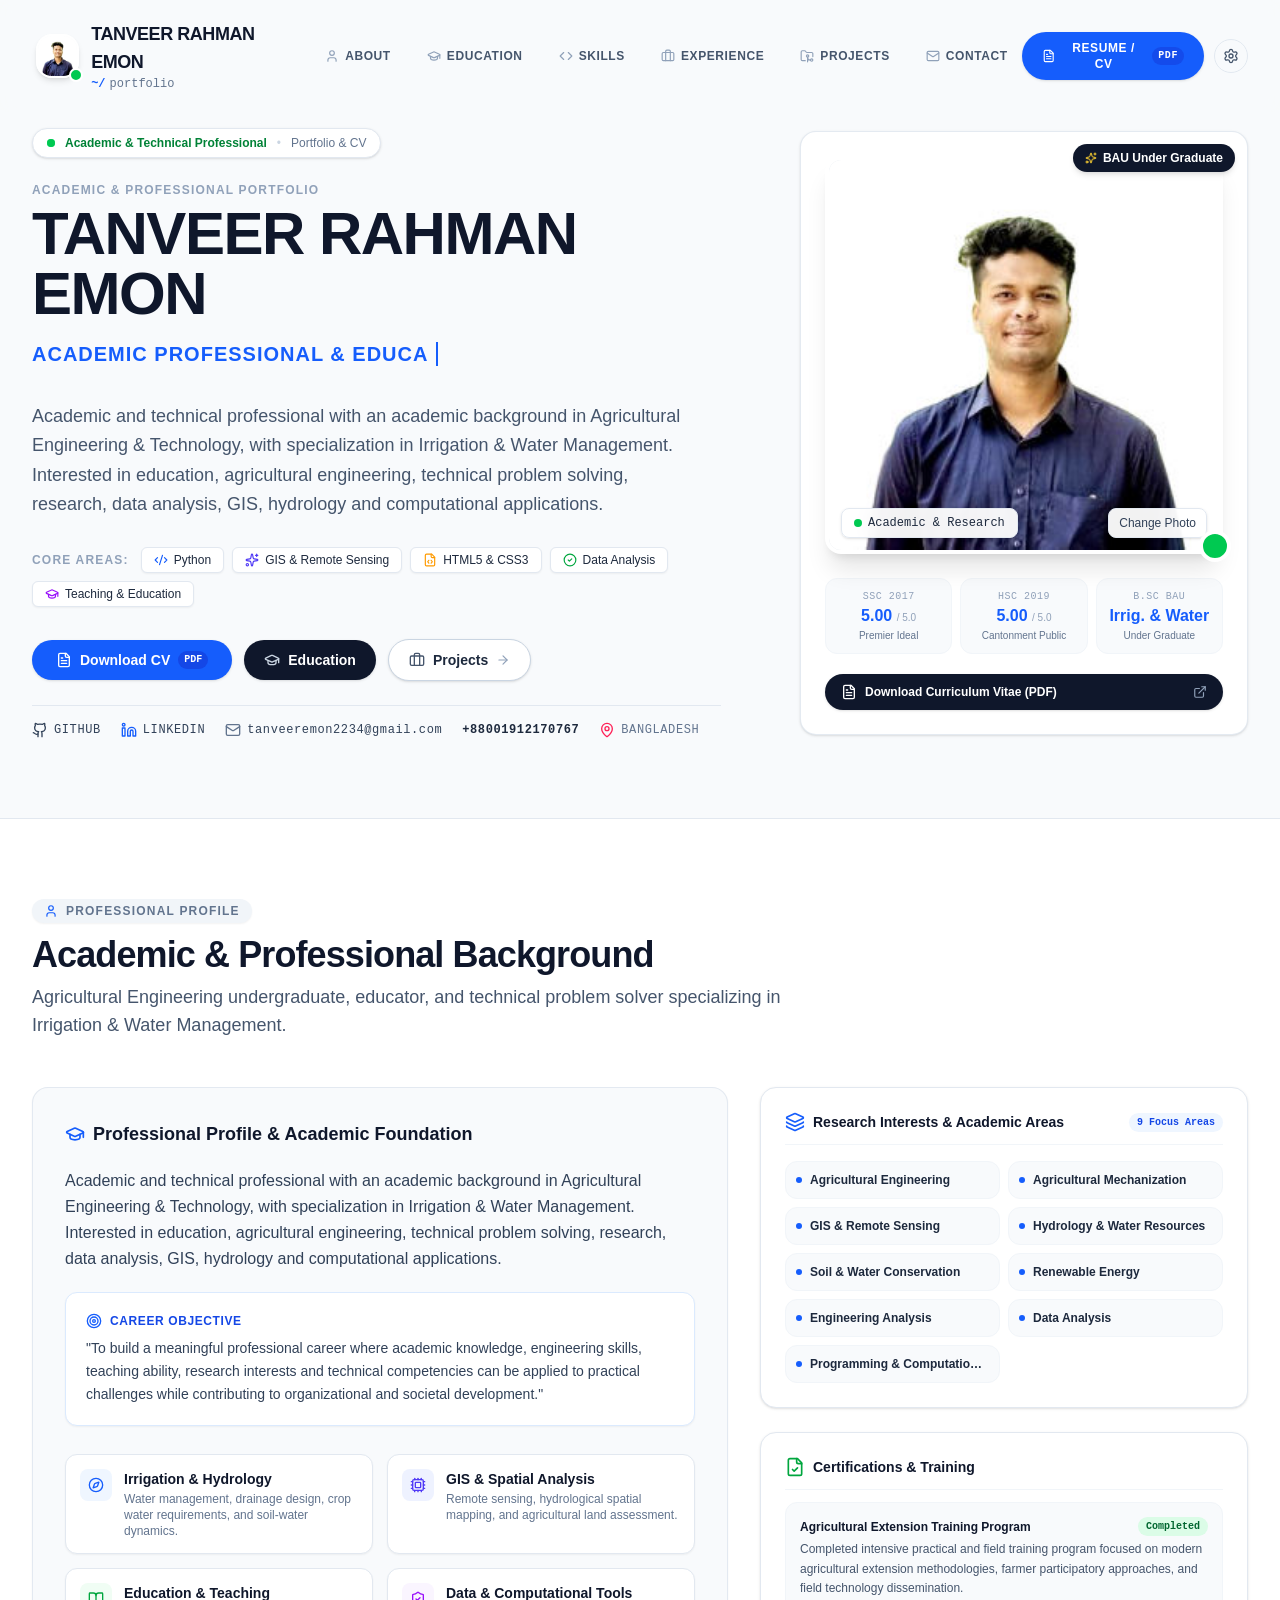
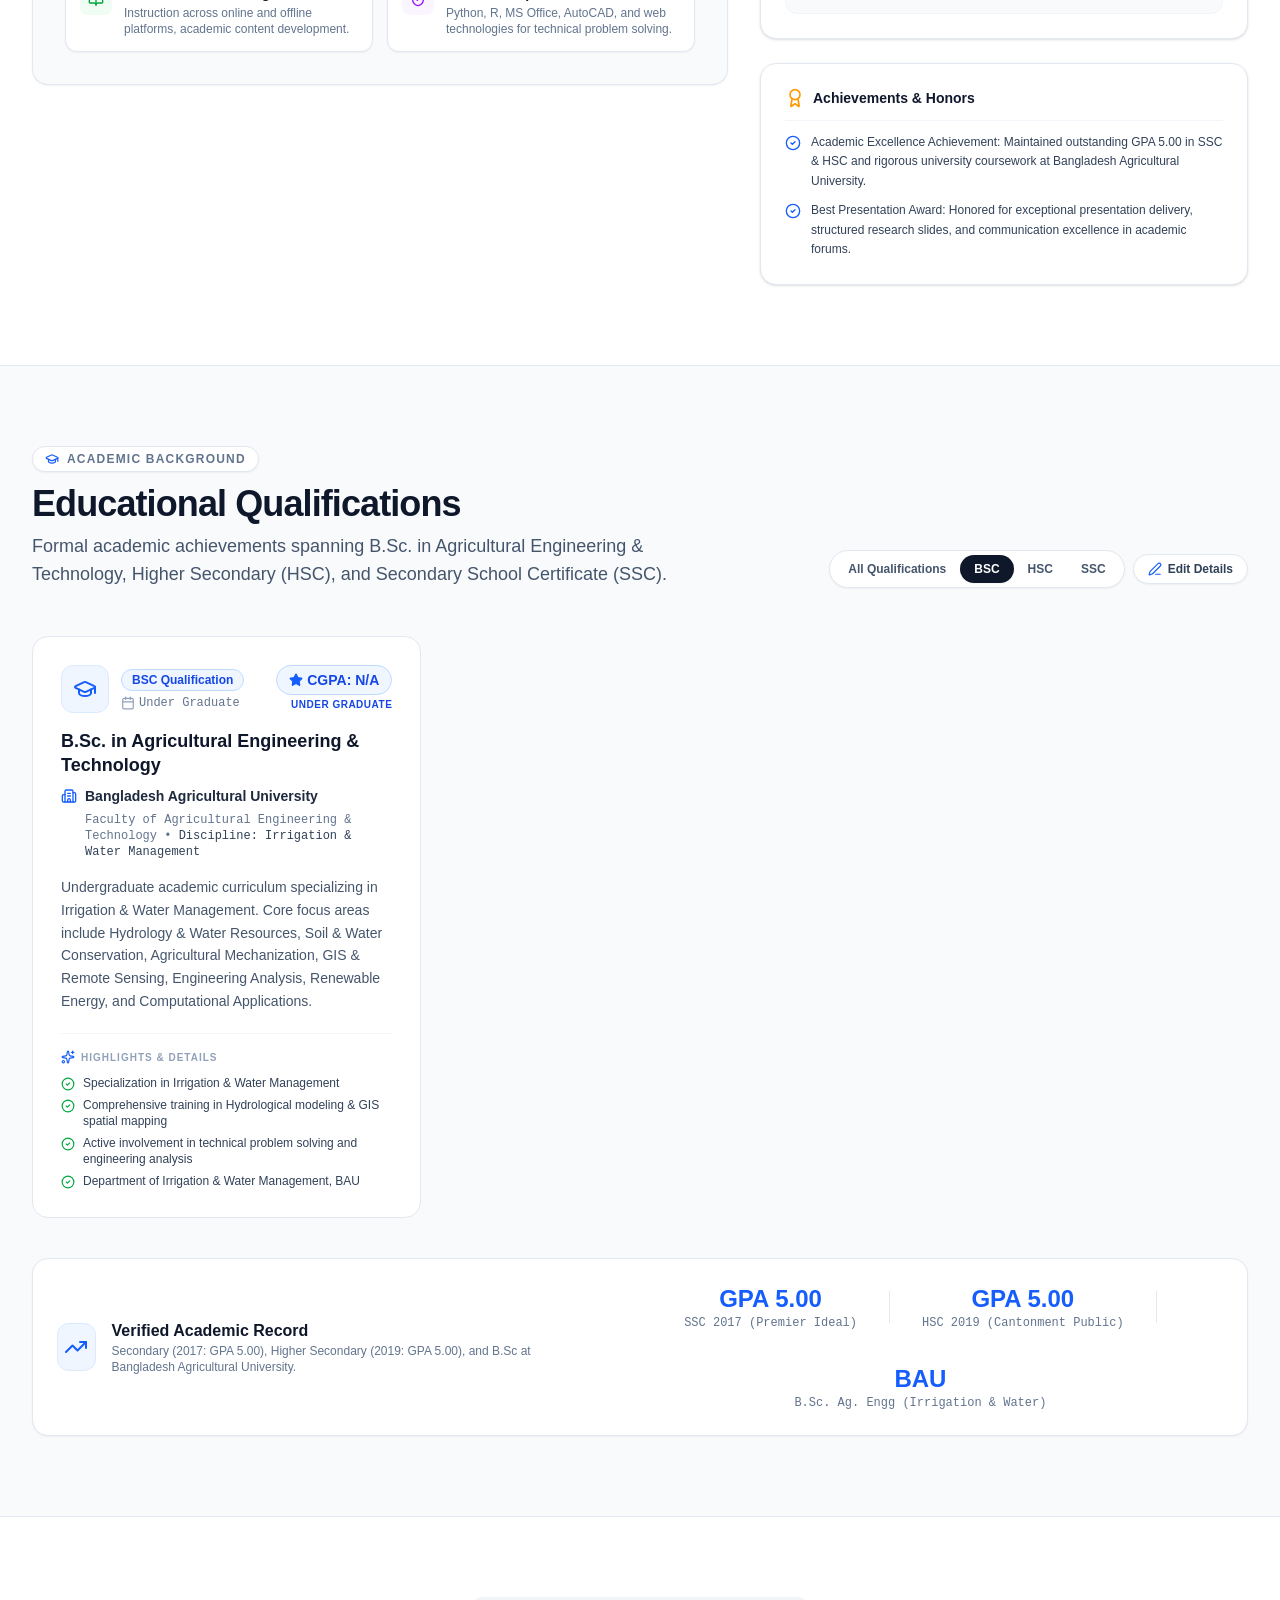
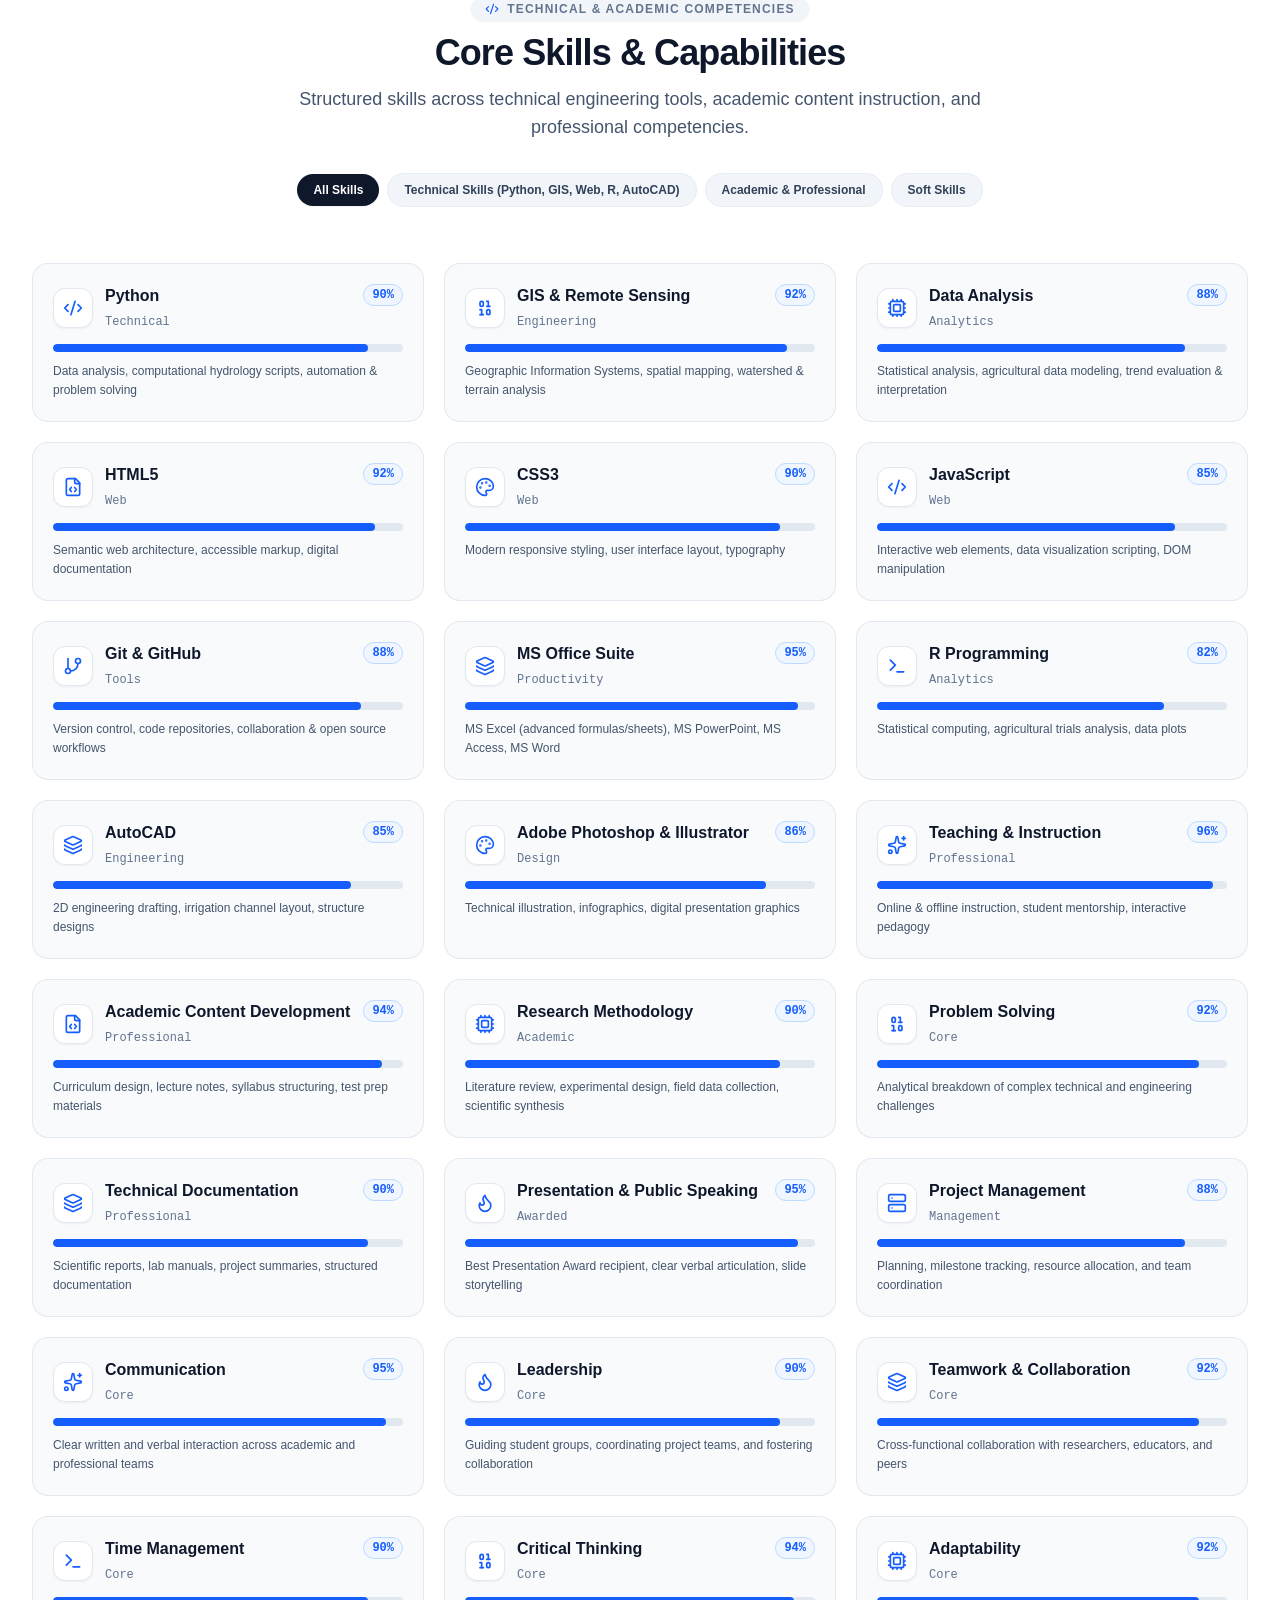
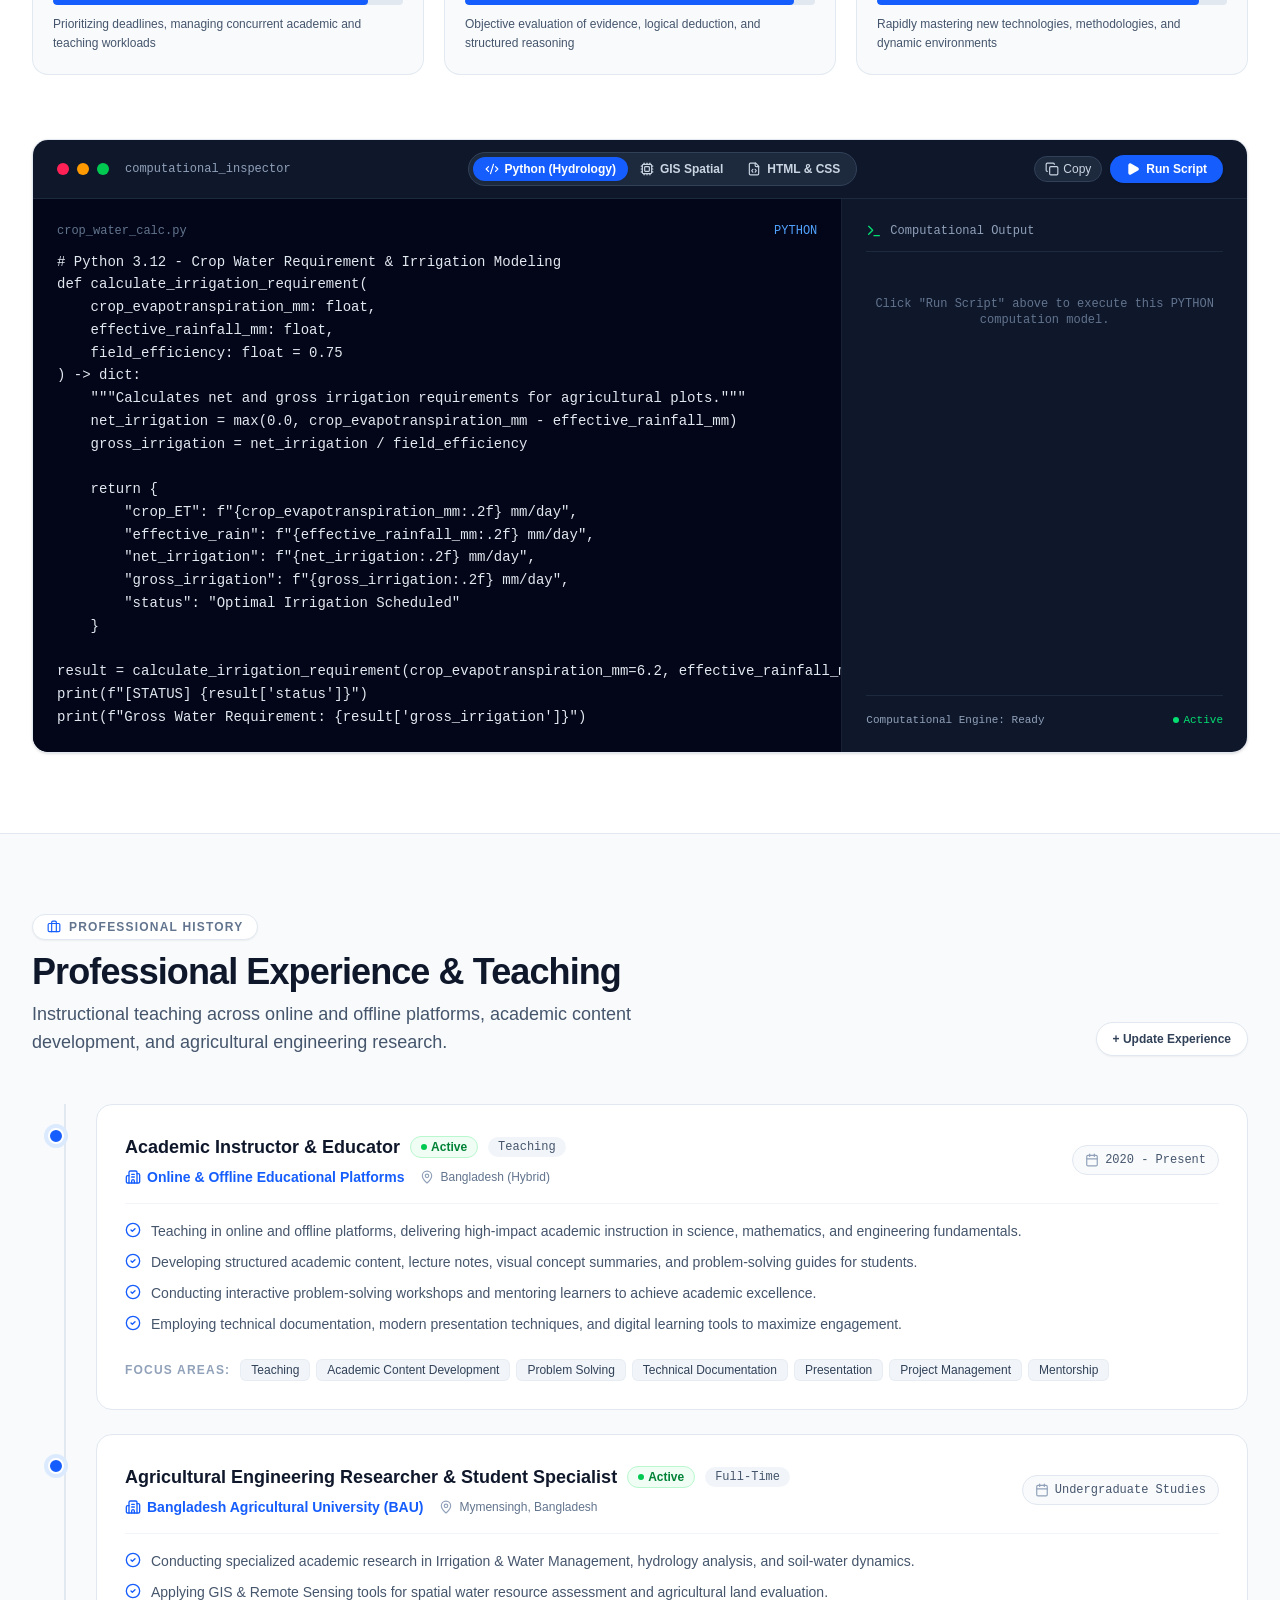
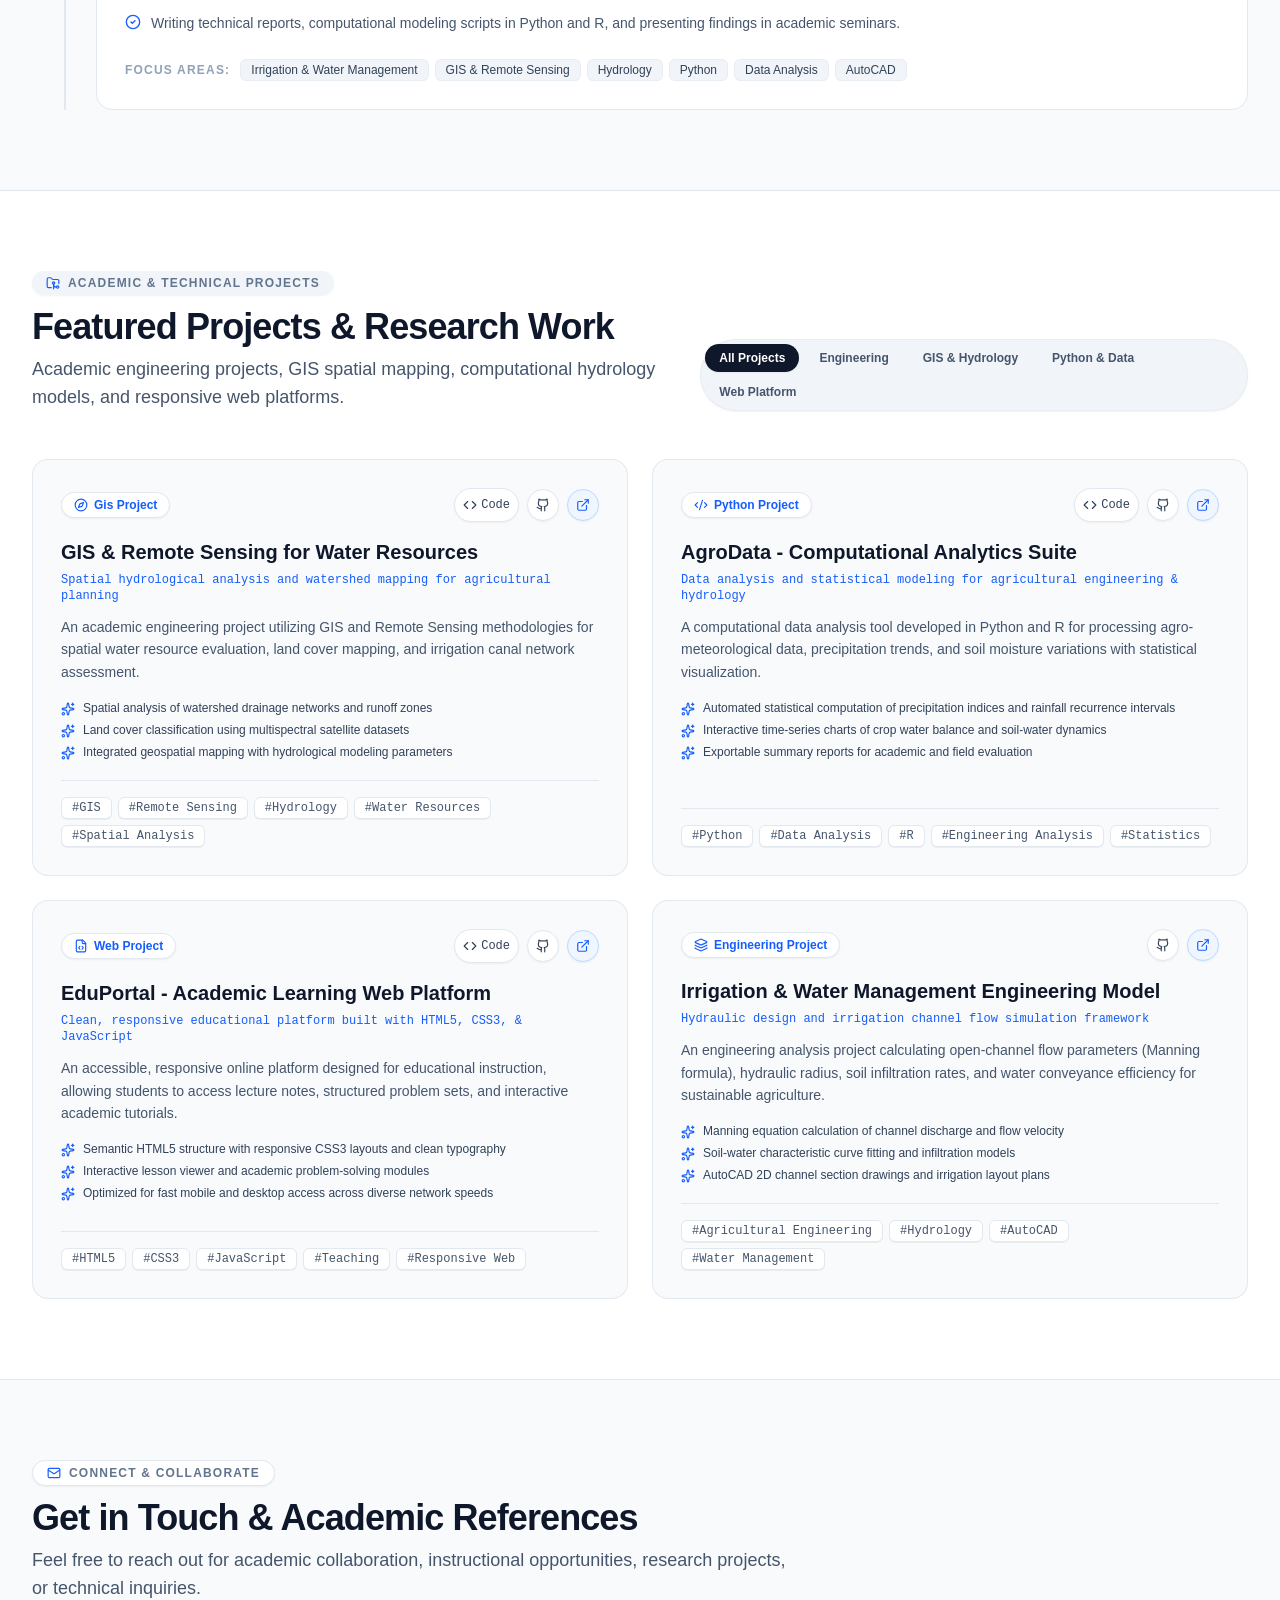
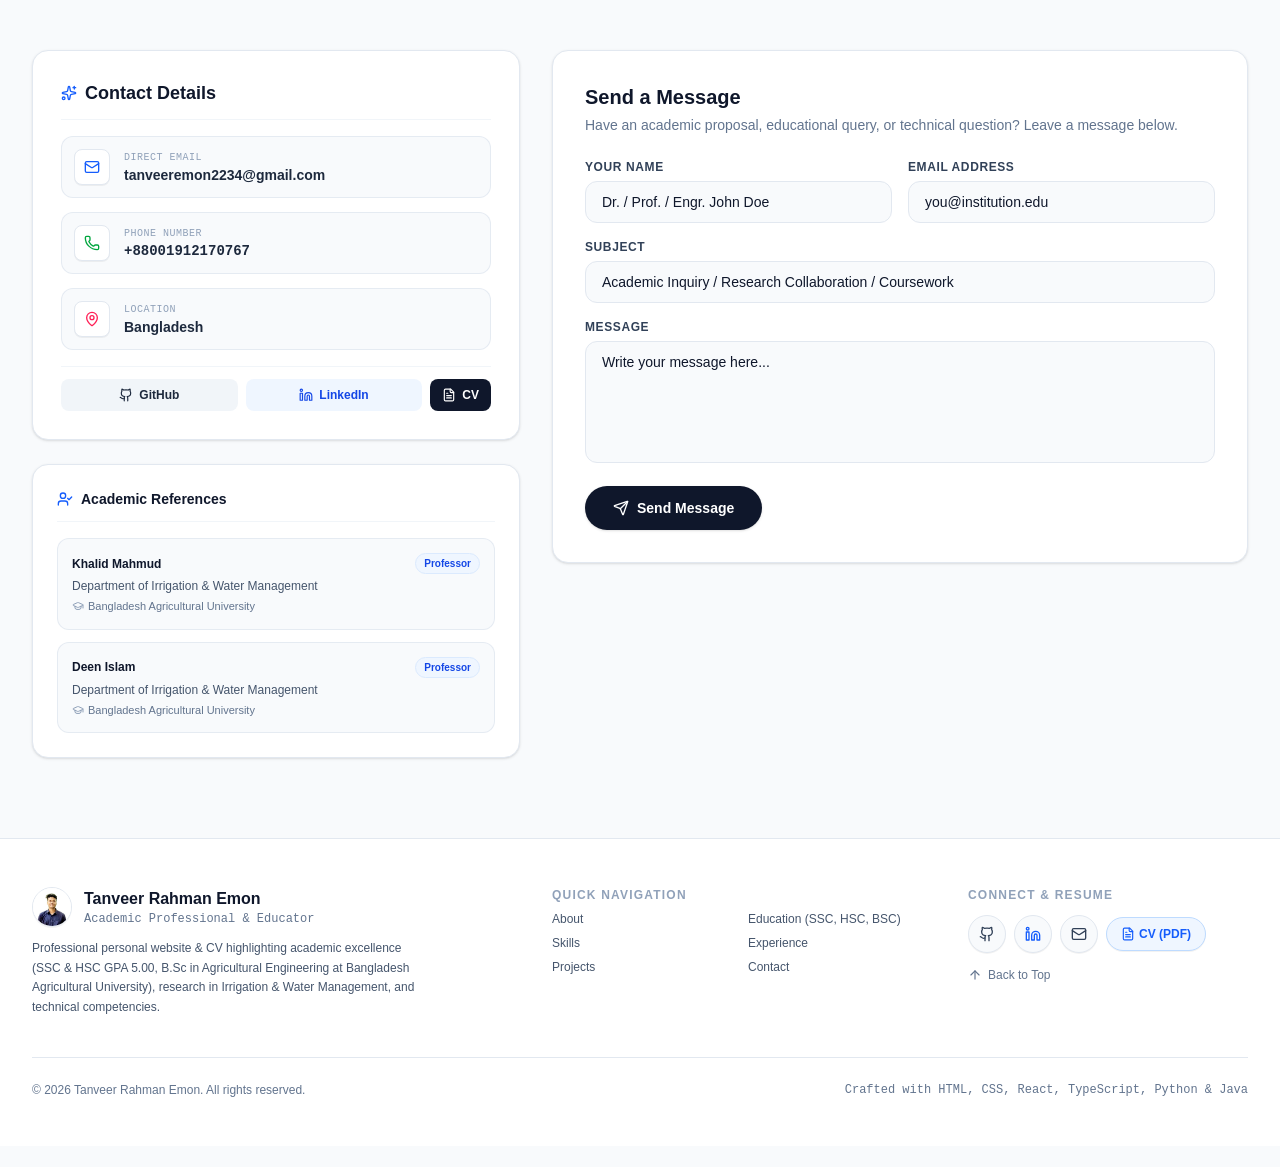
<file: saved_resource.html>
<!DOCTYPE html>
<!-- saved from url=(0076)https://ais-dev-ns7ple7wwalamcfplc4ylk-525167037920.asia-southeast1.run.app/ -->
<html lang="en" class="scroll-smooth"><head><meta http-equiv="Content-Type" content="text/html; charset=UTF-8">
    <script type="module" src="./client"></script>

    
    <meta name="viewport" content="width=device-width, initial-scale=1.0">
    <title>Tanveer Emon | Software Engineer &amp; Developer Portfolio</title>
    <meta name="description" content="Personal GitHub portfolio website of Tanveer Emon - Software Engineer skilled in Python, Java, HTML, CSS, React. View education, experience, projects, and CV.">
    <link rel="preconnect" href="https://fonts.googleapis.com/">
    <link rel="preconnect" href="https://fonts.gstatic.com/" crossorigin="">
    <link href="./css2" rel="stylesheet">
    <meta property="og:title" content="Tanveer Emon | Developer Portfolio">
    <meta property="og:description" content="Personal GitHub portfolio showcasing educational qualification, skills, projects and resume.">
  <script src="./_aistudio-iframe.js.download"></script><script src="./html2canvas-pro@2.0.4"></script><style>.aistudio-hover-highlight { box-shadow: inset 0 0 0 0.5px white, inset 0 0 0 1.5px rgba(128,128,128,0.6) !important; }.aistudio-active-highlight { outline: 2px solid #87a9ff !important; outline-offset: -2px !important; box-shadow: 0 0 0 0.5px rgba(0,0,0,0.3), inset 0 0 0 0.5px rgba(0,0,0,0.3) !important; }.aistudio-generating-blur { filter: blur(5px) grayscale(100%) brightness(28%) !important; transition: filter 0.3s ease; }#aistudio-focus-mode-tag { position: absolute; display: none; align-items: center; gap: 4px; background: #87a9ff; border-radius: 12px; z-index: 10000; padding: 8px; color: #32302c; font-family: Inter, sans-serif; font-size: 14px; font-style: normal; font-weight: 500; line-height: 21px; pointer-events: none; }#aistudio-hover-mode-tag { position: absolute; display: none; align-items: center; gap: 4px; background: rgba(128,128,128,0.6); border-radius: 12px; z-index: 10000; padding: 8px; color: white; font-family: Inter, sans-serif; font-size: 14px; font-style: normal; font-weight: 500; line-height: 21px; pointer-events: none; }.aistudio-img-icon { display: none; vertical-align: middle; pointer-events: auto; cursor: pointer; }.aistudio-img-icon.visible { display: inline-flex; }#aistudio-focus-mode-tag .aistudio-img-icon { position: relative; width: 26px; height: 26px; background: #32302c; border-radius: 6px; margin: -4px -4px -4px 0; }#aistudio-focus-mode-tag .aistudio-img-icon::before { content: ""; position: absolute; top: 4px; left: 4px; width: 18px; height: 18px; background-color: white; -webkit-mask-image: url("https://fonts.gstatic.com/s/i/short-term/release/googlesymbols/edit_fix_auto/default/24px.svg"); -webkit-mask-size: contain; -webkit-mask-repeat: no-repeat; mask-image: url("https://fonts.gstatic.com/s/i/short-term/release/googlesymbols/edit_fix_auto/default/24px.svg"); mask-size: contain; mask-repeat: no-repeat; }#aistudio-hover-mode-tag .aistudio-img-icon { position: relative; width: 18px; height: 18px; margin-left: 4px; }#aistudio-hover-mode-tag .aistudio-img-icon::before { content: ""; position: absolute; top: 0; left: 0; width: 18px; height: 18px; background-color: white; -webkit-mask-image: url("https://fonts.gstatic.com/s/i/short-term/release/googlesymbols/edit_fix_auto/default/24px.svg"); -webkit-mask-size: contain; -webkit-mask-repeat: no-repeat; mask-image: url("https://fonts.gstatic.com/s/i/short-term/release/googlesymbols/edit_fix_auto/default/24px.svg"); mask-size: contain; mask-repeat: no-repeat; }#aistudio-focus-mode-tag .aistudio-img-icon:hover, #aistudio-hover-mode-tag .aistudio-img-icon:hover { background: #424242 !important; }#aistudio-focus-mode-tag .aistudio-img-icon:active, #aistudio-hover-mode-tag .aistudio-img-icon:active { background: #393f51 !important; }</style><style type="text/css" data-vite-dev-id="/app/applet/src/index.css">/*! tailwindcss v4.3.3 | MIT License | https://tailwindcss.com */
@layer properties;
@layer theme, base, components, utilities;
@layer theme {
  :root, :host {
    --font-sans: -apple-system, BlinkMacSystemFont, "Segoe UI", Roboto, "Helvetica Neue",
      "Noto Sans", Arial, sans-serif, "Apple Color Emoji", "Segoe UI Emoji",
      "Segoe UI Symbol", "Noto Color Emoji";
    --font-mono: ui-monospace, SFMono-Regular, Menlo, Monaco, Consolas, "Liberation Mono",
      "Courier New", monospace;
    --color-red-50: oklch(97.1% 0.013 17.38);
    --color-red-100: oklch(93.6% 0.032 17.717);
    --color-red-200: oklch(88.5% 0.062 18.334);
    --color-red-600: oklch(57.7% 0.245 27.325);
    --color-red-700: oklch(50.5% 0.213 27.518);
    --color-amber-300: oklch(87.9% 0.169 91.605);
    --color-amber-500: oklch(76.9% 0.188 70.08);
    --color-amber-600: oklch(66.6% 0.179 58.318);
    --color-green-50: oklch(98.2% 0.018 155.826);
    --color-green-100: oklch(96.2% 0.044 156.743);
    --color-green-200: oklch(92.5% 0.084 155.995);
    --color-green-400: oklch(79.2% 0.209 151.711);
    --color-green-500: oklch(72.3% 0.219 149.579);
    --color-green-600: oklch(62.7% 0.194 149.214);
    --color-green-700: oklch(52.7% 0.154 150.069);
    --color-green-800: oklch(44.8% 0.119 151.328);
    --color-green-900: oklch(39.3% 0.095 152.535);
    --color-blue-50: oklch(97% 0.014 254.604);
    --color-blue-100: oklch(93.2% 0.032 255.585);
    --color-blue-200: oklch(88.2% 0.059 254.128);
    --color-blue-300: oklch(80.9% 0.105 251.813);
    --color-blue-400: oklch(70.7% 0.165 254.624);
    --color-blue-500: oklch(62.3% 0.214 259.815);
    --color-blue-600: oklch(54.6% 0.245 262.881);
    --color-blue-700: oklch(48.8% 0.243 264.376);
    --color-blue-900: oklch(37.9% 0.146 265.522);
    --color-indigo-50: oklch(96.2% 0.018 272.314);
    --color-indigo-200: oklch(87% 0.065 274.039);
    --color-indigo-600: oklch(51.1% 0.262 276.966);
    --color-indigo-700: oklch(45.7% 0.24 277.023);
    --color-purple-50: oklch(97.7% 0.014 308.299);
    --color-purple-200: oklch(90.2% 0.063 306.703);
    --color-purple-600: oklch(55.8% 0.288 302.321);
    --color-purple-700: oklch(49.6% 0.265 301.924);
    --color-rose-500: oklch(64.5% 0.246 16.439);
    --color-slate-50: oklch(98.4% 0.003 247.858);
    --color-slate-100: oklch(96.8% 0.007 247.896);
    --color-slate-200: oklch(92.9% 0.013 255.508);
    --color-slate-300: oklch(86.9% 0.022 252.894);
    --color-slate-400: oklch(70.4% 0.04 256.788);
    --color-slate-500: oklch(55.4% 0.046 257.417);
    --color-slate-600: oklch(44.6% 0.043 257.281);
    --color-slate-700: oklch(37.2% 0.044 257.287);
    --color-slate-800: oklch(27.9% 0.041 260.031);
    --color-slate-900: oklch(20.8% 0.042 265.755);
    --color-slate-950: oklch(12.9% 0.042 264.695);
    --color-white: #fff;
    --spacing: 0.25rem;
    --container-xs: 20rem;
    --container-sm: 24rem;
    --container-md: 28rem;
    --container-2xl: 42rem;
    --container-3xl: 48rem;
    --container-4xl: 56rem;
    --container-7xl: 80rem;
    --text-xs: 0.75rem;
    --text-xs--line-height: calc(1 / 0.75);
    --text-sm: 0.875rem;
    --text-sm--line-height: calc(1.25 / 0.875);
    --text-base: 1rem;
    --text-base--line-height: calc(1.5 / 1);
    --text-lg: 1.125rem;
    --text-lg--line-height: calc(1.75 / 1.125);
    --text-xl: 1.25rem;
    --text-xl--line-height: calc(1.75 / 1.25);
    --text-2xl: 1.5rem;
    --text-2xl--line-height: calc(2 / 1.5);
    --text-3xl: 1.875rem;
    --text-3xl--line-height: calc(2.25 / 1.875);
    --text-4xl: 2.25rem;
    --text-4xl--line-height: calc(2.5 / 2.25);
    --text-5xl: 3rem;
    --text-5xl--line-height: 1;
    --text-6xl: 3.75rem;
    --text-6xl--line-height: 1;
    --font-weight-normal: 400;
    --font-weight-medium: 500;
    --font-weight-semibold: 600;
    --font-weight-bold: 700;
    --font-weight-extrabold: 800;
    --tracking-tight: -0.025em;
    --tracking-wider: 0.05em;
    --tracking-widest: 0.1em;
    --leading-snug: 1.375;
    --leading-relaxed: 1.625;
    --radius-md: 0.375rem;
    --radius-lg: 0.5rem;
    --radius-xl: 0.75rem;
    --radius-2xl: 1rem;
    --animate-spin: spin 1s linear infinite;
    --animate-ping: ping 1s cubic-bezier(0, 0, 0.2, 1) infinite;
    --animate-pulse: pulse 2s cubic-bezier(0.4, 0, 0.6, 1) infinite;
    --blur-xs: 4px;
    --blur-sm: 8px;
    --blur-md: 12px;
    --blur-xl: 24px;
    --default-transition-duration: 150ms;
    --default-transition-timing-function: cubic-bezier(0.4, 0, 0.2, 1);
    --default-font-family: var(--font-sans);
    --default-mono-font-family: var(--font-mono);
  }
}
@layer base {
  *, ::after, ::before, ::backdrop, ::file-selector-button {
    box-sizing: border-box;
    margin: 0;
    padding: 0;
    border: 0 solid;
  }
  html, :host {
    line-height: 1.5;
    -webkit-text-size-adjust: 100%;
    tab-size: 4;
    font-family: var(--default-font-family, -apple-system, BlinkMacSystemFont, "Segoe UI", Roboto, "Helvetica Neue", "Noto Sans", Arial, sans-serif, "Apple Color Emoji", "Segoe UI Emoji", "Segoe UI Symbol", "Noto Color Emoji");
    font-feature-settings: var(--default-font-feature-settings, normal);
    font-variation-settings: var(--default-font-variation-settings, normal);
    -webkit-tap-highlight-color: transparent;
  }
  hr {
    height: 0;
    color: inherit;
    border-top-width: 1px;
  }
  abbr:where([title]) {
    -webkit-text-decoration: underline dotted;
    text-decoration: underline dotted;
  }
  h1, h2, h3, h4, h5, h6 {
    font-size: inherit;
    font-weight: inherit;
  }
  a {
    color: inherit;
    -webkit-text-decoration: inherit;
    text-decoration: inherit;
  }
  b, strong {
    font-weight: bolder;
  }
  code, kbd, samp, pre {
    font-family: var(--default-mono-font-family, ui-monospace, SFMono-Regular, Menlo, Monaco, Consolas, "Liberation Mono", "Courier New", monospace);
    font-feature-settings: var(--default-mono-font-feature-settings, normal);
    font-variation-settings: var(--default-mono-font-variation-settings, normal);
    font-size: 1em;
  }
  small {
    font-size: 80%;
  }
  sub, sup {
    font-size: 75%;
    line-height: 0;
    position: relative;
    vertical-align: baseline;
  }
  sub {
    bottom: -0.25em;
  }
  sup {
    top: -0.5em;
  }
  table {
    text-indent: 0;
    border-color: inherit;
    border-collapse: collapse;
  }
  :-moz-focusring:where(:not(iframe)) {
    outline: auto;
  }
  progress {
    vertical-align: baseline;
  }
  summary {
    display: list-item;
  }
  ol, ul, menu {
    list-style: none;
  }
  img, svg, video, canvas, audio, iframe, embed, object {
    display: block;
    vertical-align: middle;
  }
  img, video {
    max-width: 100%;
    height: auto;
  }
  button, input, select, optgroup, textarea, ::file-selector-button {
    font: inherit;
    font-feature-settings: inherit;
    font-variation-settings: inherit;
    letter-spacing: inherit;
    color: inherit;
    border-radius: 0;
    background-color: transparent;
    opacity: 1;
  }
  :where(select:is([multiple], [size])) optgroup {
    font-weight: bolder;
  }
  :where(select:is([multiple], [size])) optgroup option {
    padding-inline-start: 20px;
  }
  ::file-selector-button {
    margin-inline-end: 4px;
  }
  ::placeholder {
    opacity: 1;
  }
  @supports (not (-webkit-appearance: -apple-pay-button))  or (contain-intrinsic-size: 1px) {
    ::placeholder {
      color: currentcolor;
      @supports (color: color-mix(in lab, red, red)) {
        color: color-mix(in oklab, currentcolor 50%, transparent);
      }
    }
  }
  textarea {
    resize: vertical;
  }
  ::-webkit-search-decoration {
    -webkit-appearance: none;
  }
  ::-webkit-date-and-time-value {
    min-height: 1lh;
    text-align: inherit;
  }
  ::-webkit-datetime-edit {
    display: inline-flex;
  }
  ::-webkit-datetime-edit-fields-wrapper {
    padding: 0;
  }
  ::-webkit-datetime-edit, ::-webkit-datetime-edit-year-field, ::-webkit-datetime-edit-month-field, ::-webkit-datetime-edit-day-field, ::-webkit-datetime-edit-hour-field, ::-webkit-datetime-edit-minute-field, ::-webkit-datetime-edit-second-field, ::-webkit-datetime-edit-millisecond-field, ::-webkit-datetime-edit-meridiem-field {
    padding-block: 0;
  }
  ::-webkit-calendar-picker-indicator {
    line-height: 1;
  }
  :-moz-ui-invalid {
    box-shadow: none;
  }
  button, input:where([type="button"], [type="reset"], [type="submit"]), ::file-selector-button {
    appearance: button;
  }
  ::-webkit-inner-spin-button, ::-webkit-outer-spin-button {
    height: auto;
  }
  [hidden]:where(:not([hidden="until-found"])) {
    display: none !important;
  }
}
@layer utilities {
  .absolute {
    position: absolute;
  }
  .fixed {
    position: fixed;
  }
  .relative {
    position: relative;
  }
  .inset-0 {
    inset: 0px;
  }
  .-top-3 {
    top: calc(var(--spacing) * -3);
  }
  .top-0 {
    top: 0px;
  }
  .top-6 {
    top: calc(var(--spacing) * 6);
  }
  .-right-1 {
    right: calc(var(--spacing) * -1);
  }
  .-right-2 {
    right: calc(var(--spacing) * -2);
  }
  .-right-3 {
    right: calc(var(--spacing) * -3);
  }
  .right-0 {
    right: 0px;
  }
  .right-3 {
    right: calc(var(--spacing) * 3);
  }
  .-bottom-1 {
    bottom: calc(var(--spacing) * -1);
  }
  .-bottom-2 {
    bottom: calc(var(--spacing) * -2);
  }
  .bottom-3 {
    bottom: calc(var(--spacing) * 3);
  }
  .left-0 {
    left: 0px;
  }
  .left-2 {
    left: calc(var(--spacing) * 2);
  }
  .left-3 {
    left: calc(var(--spacing) * 3);
  }
  .z-10 {
    z-index: 10;
  }
  .z-50 {
    z-index: 50;
  }
  .mx-auto {
    margin-inline: auto;
  }
  .my-auto {
    margin-block: auto;
  }
  .mt-0\.5 {
    margin-top: calc(var(--spacing) * 0.5);
  }
  .mt-1 {
    margin-top: var(--spacing);
  }
  .mt-1\.5 {
    margin-top: calc(var(--spacing) * 1.5);
  }
  .mt-2 {
    margin-top: calc(var(--spacing) * 2);
  }
  .mt-3 {
    margin-top: calc(var(--spacing) * 3);
  }
  .mt-8 {
    margin-top: calc(var(--spacing) * 8);
  }
  .mt-10 {
    margin-top: calc(var(--spacing) * 10);
  }
  .mr-1 {
    margin-right: var(--spacing);
  }
  .mb-1 {
    margin-bottom: var(--spacing);
  }
  .mb-1\.5 {
    margin-bottom: calc(var(--spacing) * 1.5);
  }
  .mb-2 {
    margin-bottom: calc(var(--spacing) * 2);
  }
  .mb-2\.5 {
    margin-bottom: calc(var(--spacing) * 2.5);
  }
  .mb-3 {
    margin-bottom: calc(var(--spacing) * 3);
  }
  .mb-4 {
    margin-bottom: calc(var(--spacing) * 4);
  }
  .mb-5 {
    margin-bottom: calc(var(--spacing) * 5);
  }
  .mb-12 {
    margin-bottom: calc(var(--spacing) * 12);
  }
  .mb-14 {
    margin-bottom: calc(var(--spacing) * 14);
  }
  .mb-16 {
    margin-bottom: calc(var(--spacing) * 16);
  }
  .ml-1 {
    margin-left: var(--spacing);
  }
  .ml-2 {
    margin-left: calc(var(--spacing) * 2);
  }
  .ml-auto {
    margin-left: auto;
  }
  .line-clamp-2 {
    overflow: hidden;
    display: -webkit-box;
    -webkit-box-orient: vertical;
    -webkit-line-clamp: 2;
  }
  .block {
    display: block;
  }
  .flex {
    display: flex;
  }
  .grid {
    display: grid;
  }
  .hidden {
    display: none;
  }
  .inline-block {
    display: inline-block;
  }
  .inline-flex {
    display: inline-flex;
  }
  .aspect-square {
    aspect-ratio: 1 / 1;
  }
  .h-1\.5 {
    height: calc(var(--spacing) * 1.5);
  }
  .h-2 {
    height: calc(var(--spacing) * 2);
  }
  .h-3 {
    height: calc(var(--spacing) * 3);
  }
  .h-3\.5 {
    height: calc(var(--spacing) * 3.5);
  }
  .h-4 {
    height: calc(var(--spacing) * 4);
  }
  .h-5 {
    height: calc(var(--spacing) * 5);
  }
  .h-6 {
    height: calc(var(--spacing) * 6);
  }
  .h-8 {
    height: calc(var(--spacing) * 8);
  }
  .h-9 {
    height: calc(var(--spacing) * 9);
  }
  .h-10 {
    height: calc(var(--spacing) * 10);
  }
  .h-12 {
    height: calc(var(--spacing) * 12);
  }
  .h-full {
    height: 100%;
  }
  .max-h-\[60vh\] {
    max-height: 60vh;
  }
  .max-h-\[90vh\] {
    max-height: 90vh;
  }
  .max-h-\[92vh\] {
    max-height: 92vh;
  }
  .min-h-screen {
    min-height: 100vh;
  }
  .w-0\.5 {
    width: calc(var(--spacing) * 0.5);
  }
  .w-1\.5 {
    width: calc(var(--spacing) * 1.5);
  }
  .w-2 {
    width: calc(var(--spacing) * 2);
  }
  .w-3 {
    width: calc(var(--spacing) * 3);
  }
  .w-3\.5 {
    width: calc(var(--spacing) * 3.5);
  }
  .w-4 {
    width: calc(var(--spacing) * 4);
  }
  .w-5 {
    width: calc(var(--spacing) * 5);
  }
  .w-6 {
    width: calc(var(--spacing) * 6);
  }
  .w-8 {
    width: calc(var(--spacing) * 8);
  }
  .w-9 {
    width: calc(var(--spacing) * 9);
  }
  .w-10 {
    width: calc(var(--spacing) * 10);
  }
  .w-12 {
    width: calc(var(--spacing) * 12);
  }
  .w-full {
    width: 100%;
  }
  .w-px {
    width: 1px;
  }
  .max-w-2xl {
    max-width: var(--container-2xl);
  }
  .max-w-3xl {
    max-width: var(--container-3xl);
  }
  .max-w-4xl {
    max-width: var(--container-4xl);
  }
  .max-w-7xl {
    max-width: var(--container-7xl);
  }
  .max-w-md {
    max-width: var(--container-md);
  }
  .max-w-sm {
    max-width: var(--container-sm);
  }
  .max-w-xs {
    max-width: var(--container-xs);
  }
  .flex-1 {
    flex: 1;
  }
  .flex-shrink-0 {
    flex-shrink: 0;
  }
  .-translate-x-1\/2 {
    --tw-translate-x: calc(calc(1 / 2 * 100%) * -1);
    translate: var(--tw-translate-x) var(--tw-translate-y);
  }
  .animate-ping {
    animation: var(--animate-ping);
  }
  .animate-pulse {
    animation: var(--animate-pulse);
  }
  .animate-spin {
    animation: var(--animate-spin);
  }
  .cursor-pointer {
    cursor: pointer;
  }
  .resize-none {
    resize: none;
  }
  .list-inside {
    list-style-position: inside;
  }
  .list-disc {
    list-style-type: disc;
  }
  .grid-cols-1 {
    grid-template-columns: repeat(1, minmax(0, 1fr));
  }
  .grid-cols-2 {
    grid-template-columns: repeat(2, minmax(0, 1fr));
  }
  .grid-cols-3 {
    grid-template-columns: repeat(3, minmax(0, 1fr));
  }
  .flex-col {
    flex-direction: column;
  }
  .flex-wrap {
    flex-wrap: wrap;
  }
  .items-center {
    align-items: center;
  }
  .items-start {
    align-items: flex-start;
  }
  .justify-between {
    justify-content: space-between;
  }
  .justify-center {
    justify-content: center;
  }
  .justify-end {
    justify-content: flex-end;
  }
  .gap-1 {
    gap: var(--spacing);
  }
  .gap-1\.5 {
    gap: calc(var(--spacing) * 1.5);
  }
  .gap-2 {
    gap: calc(var(--spacing) * 2);
  }
  .gap-2\.5 {
    gap: calc(var(--spacing) * 2.5);
  }
  .gap-3 {
    gap: calc(var(--spacing) * 3);
  }
  .gap-3\.5 {
    gap: calc(var(--spacing) * 3.5);
  }
  .gap-4 {
    gap: calc(var(--spacing) * 4);
  }
  .gap-5 {
    gap: calc(var(--spacing) * 5);
  }
  .gap-6 {
    gap: calc(var(--spacing) * 6);
  }
  .gap-8 {
    gap: calc(var(--spacing) * 8);
  }
  .gap-12 {
    gap: calc(var(--spacing) * 12);
  }
  :where(.space-y-0\.5 > :not(:last-child)) {
    --tw-space-y-reverse: 0;
    margin-block-start: calc(calc(var(--spacing) * 0.5) * var(--tw-space-y-reverse));
    margin-block-end: calc(calc(var(--spacing) * 0.5) * calc(1 - var(--tw-space-y-reverse)));
  }
  :where(.space-y-1 > :not(:last-child)) {
    --tw-space-y-reverse: 0;
    margin-block-start: calc(var(--spacing) * var(--tw-space-y-reverse));
    margin-block-end: calc(var(--spacing) * calc(1 - var(--tw-space-y-reverse)));
  }
  :where(.space-y-1\.5 > :not(:last-child)) {
    --tw-space-y-reverse: 0;
    margin-block-start: calc(calc(var(--spacing) * 1.5) * var(--tw-space-y-reverse));
    margin-block-end: calc(calc(var(--spacing) * 1.5) * calc(1 - var(--tw-space-y-reverse)));
  }
  :where(.space-y-2 > :not(:last-child)) {
    --tw-space-y-reverse: 0;
    margin-block-start: calc(calc(var(--spacing) * 2) * var(--tw-space-y-reverse));
    margin-block-end: calc(calc(var(--spacing) * 2) * calc(1 - var(--tw-space-y-reverse)));
  }
  :where(.space-y-2\.5 > :not(:last-child)) {
    --tw-space-y-reverse: 0;
    margin-block-start: calc(calc(var(--spacing) * 2.5) * var(--tw-space-y-reverse));
    margin-block-end: calc(calc(var(--spacing) * 2.5) * calc(1 - var(--tw-space-y-reverse)));
  }
  :where(.space-y-3 > :not(:last-child)) {
    --tw-space-y-reverse: 0;
    margin-block-start: calc(calc(var(--spacing) * 3) * var(--tw-space-y-reverse));
    margin-block-end: calc(calc(var(--spacing) * 3) * calc(1 - var(--tw-space-y-reverse)));
  }
  :where(.space-y-3\.5 > :not(:last-child)) {
    --tw-space-y-reverse: 0;
    margin-block-start: calc(calc(var(--spacing) * 3.5) * var(--tw-space-y-reverse));
    margin-block-end: calc(calc(var(--spacing) * 3.5) * calc(1 - var(--tw-space-y-reverse)));
  }
  :where(.space-y-4 > :not(:last-child)) {
    --tw-space-y-reverse: 0;
    margin-block-start: calc(calc(var(--spacing) * 4) * var(--tw-space-y-reverse));
    margin-block-end: calc(calc(var(--spacing) * 4) * calc(1 - var(--tw-space-y-reverse)));
  }
  :where(.space-y-5 > :not(:last-child)) {
    --tw-space-y-reverse: 0;
    margin-block-start: calc(calc(var(--spacing) * 5) * var(--tw-space-y-reverse));
    margin-block-end: calc(calc(var(--spacing) * 5) * calc(1 - var(--tw-space-y-reverse)));
  }
  :where(.space-y-6 > :not(:last-child)) {
    --tw-space-y-reverse: 0;
    margin-block-start: calc(calc(var(--spacing) * 6) * var(--tw-space-y-reverse));
    margin-block-end: calc(calc(var(--spacing) * 6) * calc(1 - var(--tw-space-y-reverse)));
  }
  :where(.space-y-7 > :not(:last-child)) {
    --tw-space-y-reverse: 0;
    margin-block-start: calc(calc(var(--spacing) * 7) * var(--tw-space-y-reverse));
    margin-block-end: calc(calc(var(--spacing) * 7) * calc(1 - var(--tw-space-y-reverse)));
  }
  :where(.divide-y > :not(:last-child)) {
    --tw-divide-y-reverse: 0;
    border-bottom-style: var(--tw-border-style);
    border-top-style: var(--tw-border-style);
    border-top-width: calc(1px * var(--tw-divide-y-reverse));
    border-bottom-width: calc(1px * calc(1 - var(--tw-divide-y-reverse)));
  }
  :where(.divide-slate-100 > :not(:last-child)) {
    border-color: var(--color-slate-100);
  }
  .self-start {
    align-self: flex-start;
  }
  .truncate {
    overflow: hidden;
    text-overflow: ellipsis;
    white-space: nowrap;
  }
  .overflow-hidden {
    overflow: hidden;
  }
  .overflow-x-auto {
    overflow-x: auto;
  }
  .overflow-y-auto {
    overflow-y: auto;
  }
  .scroll-smooth {
    scroll-behavior: smooth;
  }
  .rounded {
    border-radius: 0.25rem;
  }
  .rounded-2xl {
    border-radius: var(--radius-2xl);
  }
  .rounded-full {
    border-radius: calc(infinity * 1px);
  }
  .rounded-lg {
    border-radius: var(--radius-lg);
  }
  .rounded-md {
    border-radius: var(--radius-md);
  }
  .rounded-xl {
    border-radius: var(--radius-xl);
  }
  .border {
    border-style: var(--tw-border-style);
    border-width: 1px;
  }
  .border-2 {
    border-style: var(--tw-border-style);
    border-width: 2px;
  }
  .border-4 {
    border-style: var(--tw-border-style);
    border-width: 4px;
  }
  .border-t {
    border-top-style: var(--tw-border-style);
    border-top-width: 1px;
  }
  .border-b {
    border-bottom-style: var(--tw-border-style);
    border-bottom-width: 1px;
  }
  .border-b-2 {
    border-bottom-style: var(--tw-border-style);
    border-bottom-width: 2px;
  }
  .border-l-3 {
    border-left-style: var(--tw-border-style);
    border-left-width: 3px;
  }
  .border-blue-100 {
    border-color: var(--color-blue-100);
  }
  .border-blue-200 {
    border-color: var(--color-blue-200);
  }
  .border-blue-600 {
    border-color: var(--color-blue-600);
  }
  .border-green-200 {
    border-color: var(--color-green-200);
  }
  .border-indigo-200 {
    border-color: var(--color-indigo-200);
  }
  .border-purple-200 {
    border-color: var(--color-purple-200);
  }
  .border-red-200 {
    border-color: var(--color-red-200);
  }
  .border-slate-100 {
    border-color: var(--color-slate-100);
  }
  .border-slate-200 {
    border-color: var(--color-slate-200);
  }
  .border-slate-200\/60 {
    border-color: color-mix(in srgb, oklch(92.9% 0.013 255.508) 60%, transparent);
    @supports (color: color-mix(in lab, red, red)) {
      border-color: color-mix(in oklab, var(--color-slate-200) 60%, transparent);
    }
  }
  .border-slate-200\/80 {
    border-color: color-mix(in srgb, oklch(92.9% 0.013 255.508) 80%, transparent);
    @supports (color: color-mix(in lab, red, red)) {
      border-color: color-mix(in oklab, var(--color-slate-200) 80%, transparent);
    }
  }
  .border-slate-200\/90 {
    border-color: color-mix(in srgb, oklch(92.9% 0.013 255.508) 90%, transparent);
    @supports (color: color-mix(in lab, red, red)) {
      border-color: color-mix(in oklab, var(--color-slate-200) 90%, transparent);
    }
  }
  .border-slate-300 {
    border-color: var(--color-slate-300);
  }
  .border-slate-700 {
    border-color: var(--color-slate-700);
  }
  .border-slate-800 {
    border-color: var(--color-slate-800);
  }
  .border-slate-800\/80 {
    border-color: color-mix(in srgb, oklch(27.9% 0.041 260.031) 80%, transparent);
    @supports (color: color-mix(in lab, red, red)) {
      border-color: color-mix(in oklab, var(--color-slate-800) 80%, transparent);
    }
  }
  .border-slate-900 {
    border-color: var(--color-slate-900);
  }
  .border-transparent {
    border-color: transparent;
  }
  .border-white {
    border-color: var(--color-white);
  }
  .bg-amber-500 {
    background-color: var(--color-amber-500);
  }
  .bg-amber-600 {
    background-color: var(--color-amber-600);
  }
  .bg-blue-50 {
    background-color: var(--color-blue-50);
  }
  .bg-blue-600 {
    background-color: var(--color-blue-600);
  }
  .bg-blue-700 {
    background-color: var(--color-blue-700);
  }
  .bg-blue-700\/80 {
    background-color: color-mix(in srgb, oklch(48.8% 0.243 264.376) 80%, transparent);
    @supports (color: color-mix(in lab, red, red)) {
      background-color: color-mix(in oklab, var(--color-blue-700) 80%, transparent);
    }
  }
  .bg-green-50 {
    background-color: var(--color-green-50);
  }
  .bg-green-100 {
    background-color: var(--color-green-100);
  }
  .bg-green-400 {
    background-color: var(--color-green-400);
  }
  .bg-green-500 {
    background-color: var(--color-green-500);
  }
  .bg-indigo-50 {
    background-color: var(--color-indigo-50);
  }
  .bg-indigo-600 {
    background-color: var(--color-indigo-600);
  }
  .bg-purple-50 {
    background-color: var(--color-purple-50);
  }
  .bg-red-50 {
    background-color: var(--color-red-50);
  }
  .bg-rose-500 {
    background-color: var(--color-rose-500);
  }
  .bg-slate-50 {
    background-color: var(--color-slate-50);
  }
  .bg-slate-50\/80 {
    background-color: color-mix(in srgb, oklch(98.4% 0.003 247.858) 80%, transparent);
    @supports (color: color-mix(in lab, red, red)) {
      background-color: color-mix(in oklab, var(--color-slate-50) 80%, transparent);
    }
  }
  .bg-slate-100 {
    background-color: var(--color-slate-100);
  }
  .bg-slate-200 {
    background-color: var(--color-slate-200);
  }
  .bg-slate-400 {
    background-color: var(--color-slate-400);
  }
  .bg-slate-800 {
    background-color: var(--color-slate-800);
  }
  .bg-slate-900 {
    background-color: var(--color-slate-900);
  }
  .bg-slate-900\/60 {
    background-color: color-mix(in srgb, oklch(20.8% 0.042 265.755) 60%, transparent);
    @supports (color: color-mix(in lab, red, red)) {
      background-color: color-mix(in oklab, var(--color-slate-900) 60%, transparent);
    }
  }
  .bg-slate-900\/80 {
    background-color: color-mix(in srgb, oklch(20.8% 0.042 265.755) 80%, transparent);
    @supports (color: color-mix(in lab, red, red)) {
      background-color: color-mix(in oklab, var(--color-slate-900) 80%, transparent);
    }
  }
  .bg-slate-950 {
    background-color: var(--color-slate-950);
  }
  .bg-white {
    background-color: var(--color-white);
  }
  .bg-white\/90 {
    background-color: color-mix(in srgb, #fff 90%, transparent);
    @supports (color: color-mix(in lab, red, red)) {
      background-color: color-mix(in oklab, var(--color-white) 90%, transparent);
    }
  }
  .bg-white\/95 {
    background-color: color-mix(in srgb, #fff 95%, transparent);
    @supports (color: color-mix(in lab, red, red)) {
      background-color: color-mix(in oklab, var(--color-white) 95%, transparent);
    }
  }
  .fill-blue-600 {
    fill: var(--color-blue-600);
  }
  .fill-white {
    fill: var(--color-white);
  }
  .object-cover {
    object-fit: cover;
  }
  .object-center {
    object-position: center;
  }
  .p-1 {
    padding: var(--spacing);
  }
  .p-1\.5 {
    padding: calc(var(--spacing) * 1.5);
  }
  .p-2 {
    padding: calc(var(--spacing) * 2);
  }
  .p-2\.5 {
    padding: calc(var(--spacing) * 2.5);
  }
  .p-3 {
    padding: calc(var(--spacing) * 3);
  }
  .p-3\.5 {
    padding: calc(var(--spacing) * 3.5);
  }
  .p-4 {
    padding: calc(var(--spacing) * 4);
  }
  .p-5 {
    padding: calc(var(--spacing) * 5);
  }
  .p-6 {
    padding: calc(var(--spacing) * 6);
  }
  .px-1\.5 {
    padding-inline: calc(var(--spacing) * 1.5);
  }
  .px-2 {
    padding-inline: calc(var(--spacing) * 2);
  }
  .px-2\.5 {
    padding-inline: calc(var(--spacing) * 2.5);
  }
  .px-3 {
    padding-inline: calc(var(--spacing) * 3);
  }
  .px-3\.5 {
    padding-inline: calc(var(--spacing) * 3.5);
  }
  .px-4 {
    padding-inline: calc(var(--spacing) * 4);
  }
  .px-5 {
    padding-inline: calc(var(--spacing) * 5);
  }
  .px-6 {
    padding-inline: calc(var(--spacing) * 6);
  }
  .px-7 {
    padding-inline: calc(var(--spacing) * 7);
  }
  .py-0\.5 {
    padding-block: calc(var(--spacing) * 0.5);
  }
  .py-1 {
    padding-block: var(--spacing);
  }
  .py-1\.5 {
    padding-block: calc(var(--spacing) * 1.5);
  }
  .py-2 {
    padding-block: calc(var(--spacing) * 2);
  }
  .py-2\.5 {
    padding-block: calc(var(--spacing) * 2.5);
  }
  .py-3 {
    padding-block: calc(var(--spacing) * 3);
  }
  .py-3\.5 {
    padding-block: calc(var(--spacing) * 3.5);
  }
  .py-4 {
    padding-block: calc(var(--spacing) * 4);
  }
  .py-8 {
    padding-block: calc(var(--spacing) * 8);
  }
  .py-12 {
    padding-block: calc(var(--spacing) * 12);
  }
  .py-20 {
    padding-block: calc(var(--spacing) * 20);
  }
  .pt-0\.5 {
    padding-top: calc(var(--spacing) * 0.5);
  }
  .pt-1 {
    padding-top: var(--spacing);
  }
  .pt-2 {
    padding-top: calc(var(--spacing) * 2);
  }
  .pt-3 {
    padding-top: calc(var(--spacing) * 3);
  }
  .pt-4 {
    padding-top: calc(var(--spacing) * 4);
  }
  .pt-6 {
    padding-top: calc(var(--spacing) * 6);
  }
  .pt-24 {
    padding-top: calc(var(--spacing) * 24);
  }
  .pb-2 {
    padding-bottom: calc(var(--spacing) * 2);
  }
  .pb-3 {
    padding-bottom: calc(var(--spacing) * 3);
  }
  .pb-4 {
    padding-bottom: calc(var(--spacing) * 4);
  }
  .pb-5 {
    padding-bottom: calc(var(--spacing) * 5);
  }
  .pb-6 {
    padding-bottom: calc(var(--spacing) * 6);
  }
  .pb-10 {
    padding-bottom: calc(var(--spacing) * 10);
  }
  .pb-16 {
    padding-bottom: calc(var(--spacing) * 16);
  }
  .pl-6 {
    padding-left: calc(var(--spacing) * 6);
  }
  .pl-10 {
    padding-left: calc(var(--spacing) * 10);
  }
  .text-center {
    text-align: center;
  }
  .text-left {
    text-align: left;
  }
  .text-right {
    text-align: right;
  }
  .align-bottom {
    vertical-align: bottom;
  }
  .font-mono {
    font-family: var(--font-mono);
  }
  .font-sans {
    font-family: var(--font-sans);
  }
  .text-2xl {
    font-size: var(--text-2xl);
    line-height: var(--tw-leading, var(--text-2xl--line-height));
  }
  .text-3xl {
    font-size: var(--text-3xl);
    line-height: var(--tw-leading, var(--text-3xl--line-height));
  }
  .text-4xl {
    font-size: var(--text-4xl);
    line-height: var(--tw-leading, var(--text-4xl--line-height));
  }
  .text-base {
    font-size: var(--text-base);
    line-height: var(--tw-leading, var(--text-base--line-height));
  }
  .text-lg {
    font-size: var(--text-lg);
    line-height: var(--tw-leading, var(--text-lg--line-height));
  }
  .text-sm {
    font-size: var(--text-sm);
    line-height: var(--tw-leading, var(--text-sm--line-height));
  }
  .text-xl {
    font-size: var(--text-xl);
    line-height: var(--tw-leading, var(--text-xl--line-height));
  }
  .text-xs {
    font-size: var(--text-xs);
    line-height: var(--tw-leading, var(--text-xs--line-height));
  }
  .text-\[10px\] {
    font-size: 10px;
  }
  .text-\[11px\] {
    font-size: 11px;
  }
  .leading-none {
    --tw-leading: 1;
    line-height: 1;
  }
  .leading-relaxed {
    --tw-leading: var(--leading-relaxed);
    line-height: var(--leading-relaxed);
  }
  .leading-snug {
    --tw-leading: var(--leading-snug);
    line-height: var(--leading-snug);
  }
  .font-bold {
    --tw-font-weight: var(--font-weight-bold);
    font-weight: var(--font-weight-bold);
  }
  .font-extrabold {
    --tw-font-weight: var(--font-weight-extrabold);
    font-weight: var(--font-weight-extrabold);
  }
  .font-medium {
    --tw-font-weight: var(--font-weight-medium);
    font-weight: var(--font-weight-medium);
  }
  .font-normal {
    --tw-font-weight: var(--font-weight-normal);
    font-weight: var(--font-weight-normal);
  }
  .font-semibold {
    --tw-font-weight: var(--font-weight-semibold);
    font-weight: var(--font-weight-semibold);
  }
  .tracking-tight {
    --tw-tracking: var(--tracking-tight);
    letter-spacing: var(--tracking-tight);
  }
  .tracking-wider {
    --tw-tracking: var(--tracking-wider);
    letter-spacing: var(--tracking-wider);
  }
  .tracking-widest {
    --tw-tracking: var(--tracking-widest);
    letter-spacing: var(--tracking-widest);
  }
  .whitespace-pre-wrap {
    white-space: pre-wrap;
  }
  .text-amber-300 {
    color: var(--color-amber-300);
  }
  .text-amber-500 {
    color: var(--color-amber-500);
  }
  .text-blue-300 {
    color: var(--color-blue-300);
  }
  .text-blue-400 {
    color: var(--color-blue-400);
  }
  .text-blue-500 {
    color: var(--color-blue-500);
  }
  .text-blue-600 {
    color: var(--color-blue-600);
  }
  .text-blue-700 {
    color: var(--color-blue-700);
  }
  .text-green-400 {
    color: var(--color-green-400);
  }
  .text-green-600 {
    color: var(--color-green-600);
  }
  .text-green-700 {
    color: var(--color-green-700);
  }
  .text-green-800 {
    color: var(--color-green-800);
  }
  .text-green-900 {
    color: var(--color-green-900);
  }
  .text-indigo-600 {
    color: var(--color-indigo-600);
  }
  .text-indigo-700 {
    color: var(--color-indigo-700);
  }
  .text-purple-600 {
    color: var(--color-purple-600);
  }
  .text-purple-700 {
    color: var(--color-purple-700);
  }
  .text-red-600 {
    color: var(--color-red-600);
  }
  .text-rose-500 {
    color: var(--color-rose-500);
  }
  .text-slate-200 {
    color: var(--color-slate-200);
  }
  .text-slate-300 {
    color: var(--color-slate-300);
  }
  .text-slate-400 {
    color: var(--color-slate-400);
  }
  .text-slate-500 {
    color: var(--color-slate-500);
  }
  .text-slate-600 {
    color: var(--color-slate-600);
  }
  .text-slate-700 {
    color: var(--color-slate-700);
  }
  .text-slate-800 {
    color: var(--color-slate-800);
  }
  .text-slate-900 {
    color: var(--color-slate-900);
  }
  .text-white {
    color: var(--color-white);
  }
  .capitalize {
    text-transform: capitalize;
  }
  .lowercase {
    text-transform: lowercase;
  }
  .uppercase {
    text-transform: uppercase;
  }
  .italic {
    font-style: italic;
  }
  .not-italic {
    font-style: normal;
  }
  .antialiased {
    -webkit-font-smoothing: antialiased;
    -moz-osx-font-smoothing: grayscale;
  }
  .opacity-75 {
    opacity: 75%;
  }
  .shadow-2xl {
    --tw-shadow: 0 25px 50px -12px var(--tw-shadow-color, rgb(0 0 0 / 0.25));
    box-shadow: var(--tw-inset-shadow), var(--tw-inset-ring-shadow), var(--tw-ring-offset-shadow), var(--tw-ring-shadow), var(--tw-shadow);
  }
  .shadow-2xs {
    --tw-shadow: 0 1px var(--tw-shadow-color, rgb(0 0 0 / 0.05));
    box-shadow: var(--tw-inset-shadow), var(--tw-inset-ring-shadow), var(--tw-ring-offset-shadow), var(--tw-ring-shadow), var(--tw-shadow);
  }
  .shadow-lg {
    --tw-shadow: 0 10px 15px -3px var(--tw-shadow-color, rgb(0 0 0 / 0.1)), 0 4px 6px -4px var(--tw-shadow-color, rgb(0 0 0 / 0.1));
    box-shadow: var(--tw-inset-shadow), var(--tw-inset-ring-shadow), var(--tw-ring-offset-shadow), var(--tw-ring-shadow), var(--tw-shadow);
  }
  .shadow-md {
    --tw-shadow: 0 4px 6px -1px var(--tw-shadow-color, rgb(0 0 0 / 0.1)), 0 2px 4px -2px var(--tw-shadow-color, rgb(0 0 0 / 0.1));
    box-shadow: var(--tw-inset-shadow), var(--tw-inset-ring-shadow), var(--tw-ring-offset-shadow), var(--tw-ring-shadow), var(--tw-shadow);
  }
  .shadow-sm {
    --tw-shadow: 0 1px 3px 0 var(--tw-shadow-color, rgb(0 0 0 / 0.1)), 0 1px 2px -1px var(--tw-shadow-color, rgb(0 0 0 / 0.1));
    box-shadow: var(--tw-inset-shadow), var(--tw-inset-ring-shadow), var(--tw-ring-offset-shadow), var(--tw-ring-shadow), var(--tw-shadow);
  }
  .shadow-xl {
    --tw-shadow: 0 20px 25px -5px var(--tw-shadow-color, rgb(0 0 0 / 0.1)), 0 8px 10px -6px var(--tw-shadow-color, rgb(0 0 0 / 0.1));
    box-shadow: var(--tw-inset-shadow), var(--tw-inset-ring-shadow), var(--tw-ring-offset-shadow), var(--tw-ring-shadow), var(--tw-shadow);
  }
  .shadow-xs {
    --tw-shadow: 0 1px 2px 0 var(--tw-shadow-color, rgb(0 0 0 / 0.05));
    box-shadow: var(--tw-inset-shadow), var(--tw-inset-ring-shadow), var(--tw-ring-offset-shadow), var(--tw-ring-shadow), var(--tw-shadow);
  }
  .ring-4 {
    --tw-ring-shadow: var(--tw-ring-inset,) 0 0 0 calc(4px + var(--tw-ring-offset-width)) var(--tw-ring-color, currentcolor);
    box-shadow: var(--tw-inset-shadow), var(--tw-inset-ring-shadow), var(--tw-ring-offset-shadow), var(--tw-ring-shadow), var(--tw-shadow);
  }
  .ring-blue-100 {
    --tw-ring-color: var(--color-blue-100);
  }
  .filter {
    filter: var(--tw-blur,) var(--tw-brightness,) var(--tw-contrast,) var(--tw-grayscale,) var(--tw-hue-rotate,) var(--tw-invert,) var(--tw-saturate,) var(--tw-sepia,) var(--tw-drop-shadow,);
  }
  .backdrop-blur-md {
    --tw-backdrop-blur: blur(var(--blur-md));
    -webkit-backdrop-filter: var(--tw-backdrop-blur,) var(--tw-backdrop-brightness,) var(--tw-backdrop-contrast,) var(--tw-backdrop-grayscale,) var(--tw-backdrop-hue-rotate,) var(--tw-backdrop-invert,) var(--tw-backdrop-opacity,) var(--tw-backdrop-saturate,) var(--tw-backdrop-sepia,);
    backdrop-filter: var(--tw-backdrop-blur,) var(--tw-backdrop-brightness,) var(--tw-backdrop-contrast,) var(--tw-backdrop-grayscale,) var(--tw-backdrop-hue-rotate,) var(--tw-backdrop-invert,) var(--tw-backdrop-opacity,) var(--tw-backdrop-saturate,) var(--tw-backdrop-sepia,);
  }
  .backdrop-blur-sm {
    --tw-backdrop-blur: blur(var(--blur-sm));
    -webkit-backdrop-filter: var(--tw-backdrop-blur,) var(--tw-backdrop-brightness,) var(--tw-backdrop-contrast,) var(--tw-backdrop-grayscale,) var(--tw-backdrop-hue-rotate,) var(--tw-backdrop-invert,) var(--tw-backdrop-opacity,) var(--tw-backdrop-saturate,) var(--tw-backdrop-sepia,);
    backdrop-filter: var(--tw-backdrop-blur,) var(--tw-backdrop-brightness,) var(--tw-backdrop-contrast,) var(--tw-backdrop-grayscale,) var(--tw-backdrop-hue-rotate,) var(--tw-backdrop-invert,) var(--tw-backdrop-opacity,) var(--tw-backdrop-saturate,) var(--tw-backdrop-sepia,);
  }
  .backdrop-blur-xl {
    --tw-backdrop-blur: blur(var(--blur-xl));
    -webkit-backdrop-filter: var(--tw-backdrop-blur,) var(--tw-backdrop-brightness,) var(--tw-backdrop-contrast,) var(--tw-backdrop-grayscale,) var(--tw-backdrop-hue-rotate,) var(--tw-backdrop-invert,) var(--tw-backdrop-opacity,) var(--tw-backdrop-saturate,) var(--tw-backdrop-sepia,);
    backdrop-filter: var(--tw-backdrop-blur,) var(--tw-backdrop-brightness,) var(--tw-backdrop-contrast,) var(--tw-backdrop-grayscale,) var(--tw-backdrop-hue-rotate,) var(--tw-backdrop-invert,) var(--tw-backdrop-opacity,) var(--tw-backdrop-saturate,) var(--tw-backdrop-sepia,);
  }
  .backdrop-blur-xs {
    --tw-backdrop-blur: blur(var(--blur-xs));
    -webkit-backdrop-filter: var(--tw-backdrop-blur,) var(--tw-backdrop-brightness,) var(--tw-backdrop-contrast,) var(--tw-backdrop-grayscale,) var(--tw-backdrop-hue-rotate,) var(--tw-backdrop-invert,) var(--tw-backdrop-opacity,) var(--tw-backdrop-saturate,) var(--tw-backdrop-sepia,);
    backdrop-filter: var(--tw-backdrop-blur,) var(--tw-backdrop-brightness,) var(--tw-backdrop-contrast,) var(--tw-backdrop-grayscale,) var(--tw-backdrop-hue-rotate,) var(--tw-backdrop-invert,) var(--tw-backdrop-opacity,) var(--tw-backdrop-saturate,) var(--tw-backdrop-sepia,);
  }
  .transition-all {
    transition-property: all;
    transition-timing-function: var(--tw-ease, var(--default-transition-timing-function));
    transition-duration: var(--tw-duration, var(--default-transition-duration));
  }
  .transition-colors {
    transition-property: color, background-color, border-color, outline-color, text-decoration-color, fill, stroke, --tw-gradient-from, --tw-gradient-via, --tw-gradient-to;
    transition-timing-function: var(--tw-ease, var(--default-transition-timing-function));
    transition-duration: var(--tw-duration, var(--default-transition-duration));
  }
  .transition-transform {
    transition-property: transform, translate, scale, rotate;
    transition-timing-function: var(--tw-ease, var(--default-transition-timing-function));
    transition-duration: var(--tw-duration, var(--default-transition-duration));
  }
  .duration-200 {
    --tw-duration: 200ms;
    transition-duration: 200ms;
  }
  .duration-300 {
    --tw-duration: 300ms;
    transition-duration: 300ms;
  }
  .duration-500 {
    --tw-duration: 500ms;
    transition-duration: 500ms;
  }
  .duration-700 {
    --tw-duration: 700ms;
    transition-duration: 700ms;
  }
  @media (hover: hover) {
    .group-hover\:scale-105:is(:where(.group):hover *) {
      --tw-scale-x: 105%;
      --tw-scale-y: 105%;
      --tw-scale-z: 105%;
      scale: var(--tw-scale-x) var(--tw-scale-y);
    }
    .group-hover\:scale-125:is(:where(.group):hover *) {
      --tw-scale-x: 125%;
      --tw-scale-y: 125%;
      --tw-scale-z: 125%;
      scale: var(--tw-scale-x) var(--tw-scale-y);
    }
    .group-hover\:text-blue-600:is(:where(.group):hover *) {
      color: var(--color-blue-600);
    }
  }
  .selection\:bg-blue-500\/20 ::selection {
    background-color: color-mix(in srgb, oklch(62.3% 0.214 259.815) 20%, transparent);
    @supports (color: color-mix(in lab, red, red)) {
      background-color: color-mix(in oklab, var(--color-blue-500) 20%, transparent);
    }
  }
  .selection\:bg-blue-500\/20::selection {
    background-color: color-mix(in srgb, oklch(62.3% 0.214 259.815) 20%, transparent);
    @supports (color: color-mix(in lab, red, red)) {
      background-color: color-mix(in oklab, var(--color-blue-500) 20%, transparent);
    }
  }
  .selection\:text-blue-900 ::selection {
    color: var(--color-blue-900);
  }
  .selection\:text-blue-900::selection {
    color: var(--color-blue-900);
  }
  .before\:absolute::before {
    content: var(--tw-content);
    position: absolute;
  }
  .before\:inset-0::before {
    content: var(--tw-content);
    inset: 0px;
  }
  .before\:left-4::before {
    content: var(--tw-content);
    left: calc(var(--spacing) * 4);
  }
  .before\:w-0\.5::before {
    content: var(--tw-content);
    width: calc(var(--spacing) * 0.5);
  }
  .before\:bg-slate-200::before {
    content: var(--tw-content);
    background-color: var(--color-slate-200);
  }
  @media (hover: hover) {
    .hover\:border-slate-300:hover {
      border-color: var(--color-slate-300);
    }
    .hover\:border-slate-600:hover {
      border-color: var(--color-slate-600);
    }
    .hover\:bg-blue-50\/50:hover {
      background-color: color-mix(in srgb, oklch(97% 0.014 254.604) 50%, transparent);
    }
    @supports (color: color-mix(in lab, red, red)) {
      .hover\:bg-blue-50\/50:hover {
        background-color: color-mix(in oklab, var(--color-blue-50) 50%, transparent);
      }
    }
    .hover\:bg-blue-100:hover {
      background-color: var(--color-blue-100);
    }
    .hover\:bg-blue-500:hover {
      background-color: var(--color-blue-500);
    }
    .hover\:bg-blue-700:hover {
      background-color: var(--color-blue-700);
    }
    .hover\:bg-red-100:hover {
      background-color: var(--color-red-100);
    }
    .hover\:bg-slate-50:hover {
      background-color: var(--color-slate-50);
    }
    .hover\:bg-slate-100:hover {
      background-color: var(--color-slate-100);
    }
    .hover\:bg-slate-200:hover {
      background-color: var(--color-slate-200);
    }
    .hover\:bg-slate-700:hover {
      background-color: var(--color-slate-700);
    }
    .hover\:bg-slate-800:hover {
      background-color: var(--color-slate-800);
    }
    .hover\:text-blue-600:hover {
      color: var(--color-blue-600);
    }
    .hover\:text-blue-700:hover {
      color: var(--color-blue-700);
    }
    .hover\:text-red-700:hover {
      color: var(--color-red-700);
    }
    .hover\:text-slate-700:hover {
      color: var(--color-slate-700);
    }
    .hover\:text-slate-900:hover {
      color: var(--color-slate-900);
    }
    .hover\:text-white:hover {
      color: var(--color-white);
    }
    .hover\:underline:hover {
      text-decoration-line: underline;
    }
    .hover\:shadow:hover {
      --tw-shadow: 0 1px 3px 0 var(--tw-shadow-color, rgb(0 0 0 / 0.1)), 0 1px 2px -1px var(--tw-shadow-color, rgb(0 0 0 / 0.1));
      box-shadow: var(--tw-inset-shadow), var(--tw-inset-ring-shadow), var(--tw-ring-offset-shadow), var(--tw-ring-shadow), var(--tw-shadow);
    }
    .hover\:shadow-md:hover {
      --tw-shadow: 0 4px 6px -1px var(--tw-shadow-color, rgb(0 0 0 / 0.1)), 0 2px 4px -2px var(--tw-shadow-color, rgb(0 0 0 / 0.1));
      box-shadow: var(--tw-inset-shadow), var(--tw-inset-ring-shadow), var(--tw-ring-offset-shadow), var(--tw-ring-shadow), var(--tw-shadow);
    }
    .hover\:shadow-sm:hover {
      --tw-shadow: 0 1px 3px 0 var(--tw-shadow-color, rgb(0 0 0 / 0.1)), 0 1px 2px -1px var(--tw-shadow-color, rgb(0 0 0 / 0.1));
      box-shadow: var(--tw-inset-shadow), var(--tw-inset-ring-shadow), var(--tw-ring-offset-shadow), var(--tw-ring-shadow), var(--tw-shadow);
    }
  }
  .focus\:border-blue-600:focus {
    border-color: var(--color-blue-600);
  }
  .focus\:bg-white:focus {
    background-color: var(--color-white);
  }
  .focus\:ring-1:focus {
    --tw-ring-shadow: var(--tw-ring-inset,) 0 0 0 calc(1px + var(--tw-ring-offset-width)) var(--tw-ring-color, currentcolor);
    box-shadow: var(--tw-inset-shadow), var(--tw-inset-ring-shadow), var(--tw-ring-offset-shadow), var(--tw-ring-shadow), var(--tw-shadow);
  }
  .focus\:ring-2:focus {
    --tw-ring-shadow: var(--tw-ring-inset,) 0 0 0 calc(2px + var(--tw-ring-offset-width)) var(--tw-ring-color, currentcolor);
    box-shadow: var(--tw-inset-shadow), var(--tw-inset-ring-shadow), var(--tw-ring-offset-shadow), var(--tw-ring-shadow), var(--tw-shadow);
  }
  .focus\:ring-blue-500:focus {
    --tw-ring-color: var(--color-blue-500);
  }
  .focus\:ring-blue-600:focus {
    --tw-ring-color: var(--color-blue-600);
  }
  .focus\:outline-none:focus {
    --tw-outline-style: none;
    outline-style: none;
  }
  .active\:scale-95:active {
    --tw-scale-x: 95%;
    --tw-scale-y: 95%;
    --tw-scale-z: 95%;
    scale: var(--tw-scale-x) var(--tw-scale-y);
  }
  .active\:scale-98:active {
    --tw-scale-x: 98%;
    --tw-scale-y: 98%;
    --tw-scale-z: 98%;
    scale: var(--tw-scale-x) var(--tw-scale-y);
  }
  .disabled\:opacity-50:disabled {
    opacity: 50%;
  }
  @media (width >= 40rem) {
    .sm\:block {
      display: block;
    }
    .sm\:flex {
      display: flex;
    }
    .sm\:hidden {
      display: none;
    }
    .sm\:inline {
      display: inline;
    }
    .sm\:h-6 {
      height: calc(var(--spacing) * 6);
    }
    .sm\:h-11 {
      height: calc(var(--spacing) * 11);
    }
    .sm\:h-12 {
      height: calc(var(--spacing) * 12);
    }
    .sm\:w-11 {
      width: calc(var(--spacing) * 11);
    }
    .sm\:w-auto {
      width: auto;
    }
    .sm\:max-w-md {
      max-width: var(--container-md);
    }
    .sm\:grid-cols-2 {
      grid-template-columns: repeat(2, minmax(0, 1fr));
    }
    .sm\:flex-row {
      flex-direction: row;
    }
    .sm\:items-center {
      align-items: center;
    }
    .sm\:justify-end {
      justify-content: flex-end;
    }
    .sm\:gap-5 {
      gap: calc(var(--spacing) * 5);
    }
    .sm\:gap-8 {
      gap: calc(var(--spacing) * 8);
    }
    .sm\:self-auto {
      align-self: auto;
    }
    .sm\:p-4 {
      padding: calc(var(--spacing) * 4);
    }
    .sm\:p-5 {
      padding: calc(var(--spacing) * 5);
    }
    .sm\:p-6 {
      padding: calc(var(--spacing) * 6);
    }
    .sm\:p-7 {
      padding: calc(var(--spacing) * 7);
    }
    .sm\:p-8 {
      padding: calc(var(--spacing) * 8);
    }
    .sm\:p-10 {
      padding: calc(var(--spacing) * 10);
    }
    .sm\:px-2\.5 {
      padding-inline: calc(var(--spacing) * 2.5);
    }
    .sm\:px-6 {
      padding-inline: calc(var(--spacing) * 6);
    }
    .sm\:py-1 {
      padding-block: var(--spacing);
    }
    .sm\:text-right {
      text-align: right;
    }
    .sm\:text-3xl {
      font-size: var(--text-3xl);
      line-height: var(--tw-leading, var(--text-3xl--line-height));
    }
    .sm\:text-4xl {
      font-size: var(--text-4xl);
      line-height: var(--tw-leading, var(--text-4xl--line-height));
    }
    .sm\:text-5xl {
      font-size: var(--text-5xl);
      line-height: var(--tw-leading, var(--text-5xl--line-height));
    }
    .sm\:text-base {
      font-size: var(--text-base);
      line-height: var(--tw-leading, var(--text-base--line-height));
    }
    .sm\:text-lg {
      font-size: var(--text-lg);
      line-height: var(--tw-leading, var(--text-lg--line-height));
    }
    .sm\:text-sm {
      font-size: var(--text-sm);
      line-height: var(--tw-leading, var(--text-sm--line-height));
    }
  }
  @media (width >= 48rem) {
    .md\:left-6 {
      left: calc(var(--spacing) * 6);
    }
    .md\:col-span-3 {
      grid-column: span 3 / span 3;
    }
    .md\:col-span-4 {
      grid-column: span 4 / span 4;
    }
    .md\:col-span-5 {
      grid-column: span 5 / span 5;
    }
    .md\:grid-cols-2 {
      grid-template-columns: repeat(2, minmax(0, 1fr));
    }
    .md\:grid-cols-3 {
      grid-template-columns: repeat(3, minmax(0, 1fr));
    }
    .md\:grid-cols-12 {
      grid-template-columns: repeat(12, minmax(0, 1fr));
    }
    .md\:flex-row {
      flex-direction: row;
    }
    .md\:items-end {
      align-items: flex-end;
    }
    .md\:self-auto {
      align-self: auto;
    }
    .md\:p-6 {
      padding: calc(var(--spacing) * 6);
    }
    .md\:pt-32 {
      padding-top: calc(var(--spacing) * 32);
    }
    .md\:pb-20 {
      padding-bottom: calc(var(--spacing) * 20);
    }
    .md\:pl-16 {
      padding-left: calc(var(--spacing) * 16);
    }
    .md\:text-6xl {
      font-size: var(--text-6xl);
      line-height: var(--tw-leading, var(--text-6xl--line-height));
    }
    .md\:text-xl {
      font-size: var(--text-xl);
      line-height: var(--tw-leading, var(--text-xl--line-height));
    }
    .md\:before\:left-8::before {
      content: var(--tw-content);
      left: calc(var(--spacing) * 8);
    }
  }
  @media (width >= 64rem) {
    .lg\:col-span-4 {
      grid-column: span 4 / span 4;
    }
    .lg\:col-span-5 {
      grid-column: span 5 / span 5;
    }
    .lg\:col-span-7 {
      grid-column: span 7 / span 7;
    }
    .lg\:col-span-8 {
      grid-column: span 8 / span 8;
    }
    .lg\:flex {
      display: flex;
    }
    .lg\:grid-cols-3 {
      grid-template-columns: repeat(3, minmax(0, 1fr));
    }
    .lg\:grid-cols-12 {
      grid-template-columns: repeat(12, minmax(0, 1fr));
    }
    .lg\:justify-end {
      justify-content: flex-end;
    }
    .lg\:border-r {
      border-right-style: var(--tw-border-style);
      border-right-width: 1px;
    }
    .lg\:border-b-0 {
      border-bottom-style: var(--tw-border-style);
      border-bottom-width: 0px;
    }
    .lg\:px-8 {
      padding-inline: calc(var(--spacing) * 8);
    }
  }
  @media (width >= 80rem) {
    .xl\:gap-2 {
      gap: calc(var(--spacing) * 2);
    }
  }
  @media print {
    .print\:overflow-visible {
      overflow: visible;
    }
    .print\:p-0 {
      padding: 0px;
    }
  }
}
@layer base {
  body {
    font-family: 'Plus Jakarta Sans', system-ui, -apple-system, BlinkMacSystemFont, 'Segoe UI', Roboto, sans-serif;
  }
  code, pre, .font-mono {
    font-family: 'JetBrains Mono', monospace;
  }
}
::-webkit-scrollbar {
  width: 8px;
  height: 8px;
}
::-webkit-scrollbar-track {
  background: #f8fafc;
}
::-webkit-scrollbar-thumb {
  background: #cbd5e1;
  border-radius: 4px;
}
::-webkit-scrollbar-thumb:hover {
  background: #94a3b8;
}
.clean-card {
  background: #ffffff;
  border: 1px solid #e2e8f0;
  box-shadow: 0 1px 3px 0 rgba(0, 0, 0, 0.05);
}
.clean-card-hover {
  transition: all 0.2s ease-in-out;
}
.clean-card-hover:hover {
  border-color: #cbd5e1;
  box-shadow: 0 4px 6px -1px rgba(0, 0, 0, 0.07), 0 2px 4px -2px rgba(0, 0, 0, 0.05);
}
@property --tw-translate-x {
  syntax: "*";
  inherits: false;
  initial-value: 0;
}
@property --tw-translate-y {
  syntax: "*";
  inherits: false;
  initial-value: 0;
}
@property --tw-translate-z {
  syntax: "*";
  inherits: false;
  initial-value: 0;
}
@property --tw-space-y-reverse {
  syntax: "*";
  inherits: false;
  initial-value: 0;
}
@property --tw-divide-y-reverse {
  syntax: "*";
  inherits: false;
  initial-value: 0;
}
@property --tw-border-style {
  syntax: "*";
  inherits: false;
  initial-value: solid;
}
@property --tw-leading {
  syntax: "*";
  inherits: false;
}
@property --tw-font-weight {
  syntax: "*";
  inherits: false;
}
@property --tw-tracking {
  syntax: "*";
  inherits: false;
}
@property --tw-shadow {
  syntax: "*";
  inherits: false;
  initial-value: 0 0 #0000;
}
@property --tw-shadow-color {
  syntax: "*";
  inherits: false;
}
@property --tw-shadow-alpha {
  syntax: "<percentage>";
  inherits: false;
  initial-value: 100%;
}
@property --tw-inset-shadow {
  syntax: "*";
  inherits: false;
  initial-value: 0 0 #0000;
}
@property --tw-inset-shadow-color {
  syntax: "*";
  inherits: false;
}
@property --tw-inset-shadow-alpha {
  syntax: "<percentage>";
  inherits: false;
  initial-value: 100%;
}
@property --tw-ring-color {
  syntax: "*";
  inherits: false;
}
@property --tw-ring-shadow {
  syntax: "*";
  inherits: false;
  initial-value: 0 0 #0000;
}
@property --tw-inset-ring-color {
  syntax: "*";
  inherits: false;
}
@property --tw-inset-ring-shadow {
  syntax: "*";
  inherits: false;
  initial-value: 0 0 #0000;
}
@property --tw-ring-inset {
  syntax: "*";
  inherits: false;
}
@property --tw-ring-offset-width {
  syntax: "<length>";
  inherits: false;
  initial-value: 0px;
}
@property --tw-ring-offset-color {
  syntax: "*";
  inherits: false;
  initial-value: #fff;
}
@property --tw-ring-offset-shadow {
  syntax: "*";
  inherits: false;
  initial-value: 0 0 #0000;
}
@property --tw-blur {
  syntax: "*";
  inherits: false;
}
@property --tw-brightness {
  syntax: "*";
  inherits: false;
}
@property --tw-contrast {
  syntax: "*";
  inherits: false;
}
@property --tw-grayscale {
  syntax: "*";
  inherits: false;
}
@property --tw-hue-rotate {
  syntax: "*";
  inherits: false;
}
@property --tw-invert {
  syntax: "*";
  inherits: false;
}
@property --tw-opacity {
  syntax: "*";
  inherits: false;
}
@property --tw-saturate {
  syntax: "*";
  inherits: false;
}
@property --tw-sepia {
  syntax: "*";
  inherits: false;
}
@property --tw-drop-shadow {
  syntax: "*";
  inherits: false;
}
@property --tw-drop-shadow-color {
  syntax: "*";
  inherits: false;
}
@property --tw-drop-shadow-alpha {
  syntax: "<percentage>";
  inherits: false;
  initial-value: 100%;
}
@property --tw-drop-shadow-size {
  syntax: "*";
  inherits: false;
}
@property --tw-backdrop-blur {
  syntax: "*";
  inherits: false;
}
@property --tw-backdrop-brightness {
  syntax: "*";
  inherits: false;
}
@property --tw-backdrop-contrast {
  syntax: "*";
  inherits: false;
}
@property --tw-backdrop-grayscale {
  syntax: "*";
  inherits: false;
}
@property --tw-backdrop-hue-rotate {
  syntax: "*";
  inherits: false;
}
@property --tw-backdrop-invert {
  syntax: "*";
  inherits: false;
}
@property --tw-backdrop-opacity {
  syntax: "*";
  inherits: false;
}
@property --tw-backdrop-saturate {
  syntax: "*";
  inherits: false;
}
@property --tw-backdrop-sepia {
  syntax: "*";
  inherits: false;
}
@property --tw-duration {
  syntax: "*";
  inherits: false;
}
@property --tw-scale-x {
  syntax: "*";
  inherits: false;
  initial-value: 1;
}
@property --tw-scale-y {
  syntax: "*";
  inherits: false;
  initial-value: 1;
}
@property --tw-scale-z {
  syntax: "*";
  inherits: false;
  initial-value: 1;
}
@property --tw-content {
  syntax: "*";
  initial-value: "";
  inherits: false;
}
@keyframes spin {
  to {
    transform: rotate(360deg);
  }
}
@keyframes ping {
  75%, 100% {
    transform: scale(2);
    opacity: 0;
  }
}
@keyframes pulse {
  50% {
    opacity: 0.5;
  }
}
@layer properties {
  @supports ((-webkit-hyphens: none) and (not (margin-trim: inline))) or ((-moz-orient: inline) and (not (color:rgb(from red r g b)))) {
    *, ::before, ::after, ::backdrop {
      --tw-translate-x: 0;
      --tw-translate-y: 0;
      --tw-translate-z: 0;
      --tw-space-y-reverse: 0;
      --tw-divide-y-reverse: 0;
      --tw-border-style: solid;
      --tw-leading: initial;
      --tw-font-weight: initial;
      --tw-tracking: initial;
      --tw-shadow: 0 0 #0000;
      --tw-shadow-color: initial;
      --tw-shadow-alpha: 100%;
      --tw-inset-shadow: 0 0 #0000;
      --tw-inset-shadow-color: initial;
      --tw-inset-shadow-alpha: 100%;
      --tw-ring-color: initial;
      --tw-ring-shadow: 0 0 #0000;
      --tw-inset-ring-color: initial;
      --tw-inset-ring-shadow: 0 0 #0000;
      --tw-ring-inset: initial;
      --tw-ring-offset-width: 0px;
      --tw-ring-offset-color: #fff;
      --tw-ring-offset-shadow: 0 0 #0000;
      --tw-blur: initial;
      --tw-brightness: initial;
      --tw-contrast: initial;
      --tw-grayscale: initial;
      --tw-hue-rotate: initial;
      --tw-invert: initial;
      --tw-opacity: initial;
      --tw-saturate: initial;
      --tw-sepia: initial;
      --tw-drop-shadow: initial;
      --tw-drop-shadow-color: initial;
      --tw-drop-shadow-alpha: 100%;
      --tw-drop-shadow-size: initial;
      --tw-backdrop-blur: initial;
      --tw-backdrop-brightness: initial;
      --tw-backdrop-contrast: initial;
      --tw-backdrop-grayscale: initial;
      --tw-backdrop-hue-rotate: initial;
      --tw-backdrop-invert: initial;
      --tw-backdrop-opacity: initial;
      --tw-backdrop-saturate: initial;
      --tw-backdrop-sepia: initial;
      --tw-duration: initial;
      --tw-scale-x: 1;
      --tw-scale-y: 1;
      --tw-scale-z: 1;
      --tw-content: "";
    }
  }
}
</style></head>
  <body class="bg-slate-50 text-slate-900 font-sans antialiased selection:bg-blue-500/20 selection:text-blue-900">
    <div id="root"><div class="min-h-screen bg-slate-50 text-slate-900 relative selection:bg-blue-500/20 selection:text-blue-900 font-sans"><header class="fixed top-0 left-0 right-0 z-50 transition-all duration-300 bg-slate-50/80 backdrop-blur-sm py-4"><div class="max-w-7xl mx-auto px-4 sm:px-6 lg:px-8"><div class="flex items-center justify-between"><a href="https://ais-dev-ns7ple7wwalamcfplc4ylk-525167037920.asia-southeast1.run.app/#hero" class="flex items-center gap-3 group focus:outline-none focus:ring-2 focus:ring-blue-500 rounded-xl p-1" id="nav-brand-link"><div class="relative"><img alt="Tanveer Rahman Emon" class="w-10 h-10 sm:w-11 sm:h-11 rounded-2xl object-cover border-2 border-white shadow-md group-hover:scale-105 transition-all duration-300" src="./tx56fxhn9lsplk4lnbp5"><span class="absolute -bottom-1 -right-1 w-3.5 h-3.5 bg-green-500 border-2 border-white rounded-full" title="Available for Opportunities"></span></div><div class="flex flex-col"><span class="text-base sm:text-lg font-extrabold text-slate-900 group-hover:text-blue-600 transition-colors tracking-tight flex items-center gap-1.5 uppercase">Tanveer Rahman Emon</span><span class="text-xs text-slate-500 font-mono flex items-center gap-1"><span class="text-blue-600 font-bold">~/</span>portfolio</span></div></a><nav class="hidden lg:flex items-center gap-1 xl:gap-2"><a href="https://ais-dev-ns7ple7wwalamcfplc4ylk-525167037920.asia-southeast1.run.app/#about" id="nav-link-about" class="px-3.5 py-1.5 rounded-full text-xs font-semibold uppercase tracking-wider transition-all flex items-center gap-1.5 text-slate-600 hover:text-slate-900 hover:bg-slate-100"><svg xmlns="http://www.w3.org/2000/svg" width="24" height="24" viewBox="0 0 24 24" fill="none" stroke="currentColor" stroke-width="2" stroke-linecap="round" stroke-linejoin="round" class="lucide lucide-user w-3.5 h-3.5 text-slate-400" aria-hidden="true"><path d="M19 21v-2a4 4 0 0 0-4-4H9a4 4 0 0 0-4 4v2"></path><circle cx="12" cy="7" r="4"></circle></svg>About</a><a href="https://ais-dev-ns7ple7wwalamcfplc4ylk-525167037920.asia-southeast1.run.app/#education" id="nav-link-education" class="px-3.5 py-1.5 rounded-full text-xs font-semibold uppercase tracking-wider transition-all flex items-center gap-1.5 text-slate-600 hover:text-slate-900 hover:bg-slate-100"><svg xmlns="http://www.w3.org/2000/svg" width="24" height="24" viewBox="0 0 24 24" fill="none" stroke="currentColor" stroke-width="2" stroke-linecap="round" stroke-linejoin="round" class="lucide lucide-graduation-cap w-3.5 h-3.5 text-slate-400" aria-hidden="true"><path d="M21.42 10.922a1 1 0 0 0-.019-1.838L12.83 5.18a2 2 0 0 0-1.66 0L2.6 9.08a1 1 0 0 0 0 1.832l8.57 3.908a2 2 0 0 0 1.66 0z"></path><path d="M22 10v6"></path><path d="M6 12.5V16a6 3 0 0 0 12 0v-3.5"></path></svg>Education</a><a href="https://ais-dev-ns7ple7wwalamcfplc4ylk-525167037920.asia-southeast1.run.app/#skills" id="nav-link-skills" class="px-3.5 py-1.5 rounded-full text-xs font-semibold uppercase tracking-wider transition-all flex items-center gap-1.5 text-slate-600 hover:text-slate-900 hover:bg-slate-100"><svg xmlns="http://www.w3.org/2000/svg" width="24" height="24" viewBox="0 0 24 24" fill="none" stroke="currentColor" stroke-width="2" stroke-linecap="round" stroke-linejoin="round" class="lucide lucide-code w-3.5 h-3.5 text-slate-400" aria-hidden="true"><path d="m16 18 6-6-6-6"></path><path d="m8 6-6 6 6 6"></path></svg>Skills</a><a href="https://ais-dev-ns7ple7wwalamcfplc4ylk-525167037920.asia-southeast1.run.app/#experience" id="nav-link-experience" class="px-3.5 py-1.5 rounded-full text-xs font-semibold uppercase tracking-wider transition-all flex items-center gap-1.5 text-slate-600 hover:text-slate-900 hover:bg-slate-100"><svg xmlns="http://www.w3.org/2000/svg" width="24" height="24" viewBox="0 0 24 24" fill="none" stroke="currentColor" stroke-width="2" stroke-linecap="round" stroke-linejoin="round" class="lucide lucide-briefcase w-3.5 h-3.5 text-slate-400" aria-hidden="true"><path d="M16 20V4a2 2 0 0 0-2-2h-4a2 2 0 0 0-2 2v16"></path><rect width="20" height="14" x="2" y="6" rx="2"></rect></svg>Experience</a><a href="https://ais-dev-ns7ple7wwalamcfplc4ylk-525167037920.asia-southeast1.run.app/#projects" id="nav-link-projects" class="px-3.5 py-1.5 rounded-full text-xs font-semibold uppercase tracking-wider transition-all flex items-center gap-1.5 text-slate-600 hover:text-slate-900 hover:bg-slate-100"><svg xmlns="http://www.w3.org/2000/svg" width="24" height="24" viewBox="0 0 24 24" fill="none" stroke="currentColor" stroke-width="2" stroke-linecap="round" stroke-linejoin="round" class="lucide lucide-folder-git2 lucide-folder-git-2 w-3.5 h-3.5 text-slate-400" aria-hidden="true"><path d="M9 20H4a2 2 0 0 1-2-2V5a2 2 0 0 1 2-2h3.9a2 2 0 0 1 1.69.9l.81 1.2a2 2 0 0 0 1.67.9H20a2 2 0 0 1 2 2v5"></path><circle cx="13" cy="12" r="2"></circle><path d="M18 19c-2.8 0-5-2.2-5-5v8"></path><circle cx="20" cy="19" r="2"></circle></svg>Projects</a><a href="https://ais-dev-ns7ple7wwalamcfplc4ylk-525167037920.asia-southeast1.run.app/#contact" id="nav-link-contact" class="px-3.5 py-1.5 rounded-full text-xs font-semibold uppercase tracking-wider transition-all flex items-center gap-1.5 text-slate-600 hover:text-slate-900 hover:bg-slate-100"><svg xmlns="http://www.w3.org/2000/svg" width="24" height="24" viewBox="0 0 24 24" fill="none" stroke="currentColor" stroke-width="2" stroke-linecap="round" stroke-linejoin="round" class="lucide lucide-mail w-3.5 h-3.5 text-slate-400" aria-hidden="true"><path d="m22 7-8.991 5.727a2 2 0 0 1-2.009 0L2 7"></path><rect x="2" y="4" width="20" height="16" rx="2"></rect></svg>Contact</a></nav><div class="hidden sm:flex items-center gap-2.5"><button id="nav-cv-button" class="px-5 py-2 rounded-full text-xs uppercase tracking-wider font-semibold bg-blue-600 hover:bg-blue-700 text-white shadow-sm hover:shadow transition-all flex items-center gap-2 cursor-pointer active:scale-95" fdprocessedid="ku6m6m"><svg xmlns="http://www.w3.org/2000/svg" width="24" height="24" viewBox="0 0 24 24" fill="none" stroke="currentColor" stroke-width="2" stroke-linecap="round" stroke-linejoin="round" class="lucide lucide-file-text w-3.5 h-3.5 text-white" aria-hidden="true"><path d="M15 2H6a2 2 0 0 0-2 2v16a2 2 0 0 0 2 2h12a2 2 0 0 0 2-2V7Z"></path><path d="M14 2v4a2 2 0 0 0 2 2h4"></path><path d="M10 9H8"></path><path d="M16 13H8"></path><path d="M16 17H8"></path></svg><span>Resume / CV</span><span class="text-[10px] bg-blue-700/80 text-white px-1.5 py-0.5 rounded-full font-mono font-bold">PDF</span></button><button id="nav-edit-profile-btn" title="Edit Profile Information &amp; Links" class="p-2 rounded-full text-slate-600 hover:text-slate-900 hover:bg-slate-100 border border-slate-200 transition-all cursor-pointer" fdprocessedid="cxbeeg"><svg xmlns="http://www.w3.org/2000/svg" width="24" height="24" viewBox="0 0 24 24" fill="none" stroke="currentColor" stroke-width="2" stroke-linecap="round" stroke-linejoin="round" class="lucide lucide-settings w-4 h-4" aria-hidden="true"><path d="M9.671 4.136a2.34 2.34 0 0 1 4.659 0 2.34 2.34 0 0 0 3.319 1.915 2.34 2.34 0 0 1 2.33 4.033 2.34 2.34 0 0 0 0 3.831 2.34 2.34 0 0 1-2.33 4.033 2.34 2.34 0 0 0-3.319 1.915 2.34 2.34 0 0 1-4.659 0 2.34 2.34 0 0 0-3.32-1.915 2.34 2.34 0 0 1-2.33-4.033 2.34 2.34 0 0 0 0-3.831A2.34 2.34 0 0 1 6.35 6.051a2.34 2.34 0 0 0 3.319-1.915"></path><circle cx="12" cy="12" r="3"></circle></svg></button></div><div class="flex sm:hidden items-center gap-2"><button id="nav-cv-mobile-btn" class="px-3.5 py-1.5 rounded-full text-xs font-semibold bg-blue-600 text-white flex items-center gap-1.5 cursor-pointer shadow-sm" fdprocessedid="fugvy"><svg xmlns="http://www.w3.org/2000/svg" width="24" height="24" viewBox="0 0 24 24" fill="none" stroke="currentColor" stroke-width="2" stroke-linecap="round" stroke-linejoin="round" class="lucide lucide-file-text w-3.5 h-3.5" aria-hidden="true"><path d="M15 2H6a2 2 0 0 0-2 2v16a2 2 0 0 0 2 2h12a2 2 0 0 0 2-2V7Z"></path><path d="M14 2v4a2 2 0 0 0 2 2h4"></path><path d="M10 9H8"></path><path d="M16 13H8"></path><path d="M16 17H8"></path></svg><span>CV</span></button><button id="nav-mobile-toggle-btn" class="p-2 rounded-xl text-slate-700 hover:text-slate-900 bg-white border border-slate-200 shadow-sm focus:outline-none" aria-label="Toggle navigation menu" fdprocessedid="sztxxb"><svg xmlns="http://www.w3.org/2000/svg" width="24" height="24" viewBox="0 0 24 24" fill="none" stroke="currentColor" stroke-width="2" stroke-linecap="round" stroke-linejoin="round" class="lucide lucide-menu w-5 h-5" aria-hidden="true"><path d="M4 5h16"></path><path d="M4 12h16"></path><path d="M4 19h16"></path></svg></button></div></div></div></header><main><section id="hero" class="relative pt-24 pb-16 md:pt-32 md:pb-20 overflow-hidden bg-slate-50"><div class="max-w-7xl mx-auto px-4 sm:px-6 lg:px-8 relative z-10"><div class="grid grid-cols-1 lg:grid-cols-12 gap-12 items-center"><div class="lg:col-span-7 space-y-6 text-left"><div class="inline-flex items-center gap-2.5 px-3.5 py-1.5 rounded-full bg-white border border-slate-200 text-xs text-slate-700 shadow-sm"><span class="flex h-2 w-2 relative"><span class="animate-ping absolute inline-flex h-full w-full rounded-full bg-green-400 opacity-75"></span><span class="relative inline-flex rounded-full h-2 w-2 bg-green-500"></span></span><span class="font-semibold text-green-700">Academic &amp; Technical Professional</span><span class="text-slate-300">•</span><span class="text-slate-500 font-medium">Portfolio &amp; CV</span></div><div class="space-y-1.5"><p class="text-xs font-bold text-slate-400 uppercase tracking-widest">Academic &amp; Professional Portfolio</p><h1 class="text-4xl sm:text-5xl md:text-6xl font-extrabold text-slate-900 tracking-tight leading-none uppercase">Tanveer Rahman Emon</h1><div class="h-10 sm:h-12 flex items-center gap-2 text-base sm:text-lg md:text-xl font-semibold text-blue-600 uppercase tracking-wider"><span>Academic Professional &amp; Educa</span><span class="w-0.5 h-5 sm:h-6 bg-blue-600 animate-pulse inline-block"></span></div></div><p class="text-slate-600 text-base sm:text-lg leading-relaxed max-w-2xl">Academic and technical professional with an academic background in Agricultural Engineering &amp; Technology, with specialization in Irrigation &amp; Water Management. Interested in education, agricultural engineering, technical problem solving, research, data analysis, GIS, hydrology and computational applications.</p><div class="flex flex-wrap items-center gap-2 pt-1"><span class="text-xs font-bold text-slate-400 uppercase tracking-widest mr-1">Core Areas:</span><span class="inline-flex items-center gap-1.5 px-3 py-1 rounded-md bg-white border border-slate-200 text-slate-800 text-xs font-medium shadow-xs"><svg xmlns="http://www.w3.org/2000/svg" width="24" height="24" viewBox="0 0 24 24" fill="none" stroke="currentColor" stroke-width="2" stroke-linecap="round" stroke-linejoin="round" class="lucide lucide-code-xml w-3.5 h-3.5 text-blue-600" aria-hidden="true"><path d="m18 16 4-4-4-4"></path><path d="m6 8-4 4 4 4"></path><path d="m14.5 4-5 16"></path></svg> Python</span><span class="inline-flex items-center gap-1.5 px-3 py-1 rounded-md bg-white border border-slate-200 text-slate-800 text-xs font-medium shadow-xs"><svg xmlns="http://www.w3.org/2000/svg" width="24" height="24" viewBox="0 0 24 24" fill="none" stroke="currentColor" stroke-width="2" stroke-linecap="round" stroke-linejoin="round" class="lucide lucide-sparkles w-3.5 h-3.5 text-indigo-600" aria-hidden="true"><path d="M11.017 2.814a1 1 0 0 1 1.966 0l1.051 5.558a2 2 0 0 0 1.594 1.594l5.558 1.051a1 1 0 0 1 0 1.966l-5.558 1.051a2 2 0 0 0-1.594 1.594l-1.051 5.558a1 1 0 0 1-1.966 0l-1.051-5.558a2 2 0 0 0-1.594-1.594l-5.558-1.051a1 1 0 0 1 0-1.966l5.558-1.051a2 2 0 0 0 1.594-1.594z"></path><path d="M20 2v4"></path><path d="M22 4h-4"></path><circle cx="4" cy="20" r="2"></circle></svg> GIS &amp; Remote Sensing</span><span class="inline-flex items-center gap-1.5 px-3 py-1 rounded-md bg-white border border-slate-200 text-slate-800 text-xs font-medium shadow-xs"><svg xmlns="http://www.w3.org/2000/svg" width="24" height="24" viewBox="0 0 24 24" fill="none" stroke="currentColor" stroke-width="2" stroke-linecap="round" stroke-linejoin="round" class="lucide lucide-file-code w-3.5 h-3.5 text-amber-500" aria-hidden="true"><path d="M10 12.5 8 15l2 2.5"></path><path d="m14 12.5 2 2.5-2 2.5"></path><path d="M14 2v4a2 2 0 0 0 2 2h4"></path><path d="M15 2H6a2 2 0 0 0-2 2v16a2 2 0 0 0 2 2h12a2 2 0 0 0 2-2V7z"></path></svg> HTML5 &amp; CSS3</span><span class="inline-flex items-center gap-1.5 px-3 py-1 rounded-md bg-white border border-slate-200 text-slate-800 text-xs font-medium shadow-xs"><svg xmlns="http://www.w3.org/2000/svg" width="24" height="24" viewBox="0 0 24 24" fill="none" stroke="currentColor" stroke-width="2" stroke-linecap="round" stroke-linejoin="round" class="lucide lucide-circle-check w-3.5 h-3.5 text-green-600" aria-hidden="true"><circle cx="12" cy="12" r="10"></circle><path d="m9 12 2 2 4-4"></path></svg> Data Analysis</span><span class="inline-flex items-center gap-1.5 px-3 py-1 rounded-md bg-white border border-slate-200 text-slate-800 text-xs font-medium shadow-xs"><svg xmlns="http://www.w3.org/2000/svg" width="24" height="24" viewBox="0 0 24 24" fill="none" stroke="currentColor" stroke-width="2" stroke-linecap="round" stroke-linejoin="round" class="lucide lucide-graduation-cap w-3.5 h-3.5 text-purple-600" aria-hidden="true"><path d="M21.42 10.922a1 1 0 0 0-.019-1.838L12.83 5.18a2 2 0 0 0-1.66 0L2.6 9.08a1 1 0 0 0 0 1.832l8.57 3.908a2 2 0 0 0 1.66 0z"></path><path d="M22 10v6"></path><path d="M6 12.5V16a6 3 0 0 0 12 0v-3.5"></path></svg> Teaching &amp; Education</span></div><div class="flex flex-wrap items-center gap-3 pt-2"><button id="hero-cv-btn" class="px-6 py-2.5 bg-blue-600 hover:bg-blue-700 text-white rounded-full text-sm font-semibold flex items-center gap-2 shadow-sm hover:shadow transition-all cursor-pointer active:scale-98" fdprocessedid="yd0c2a"><svg xmlns="http://www.w3.org/2000/svg" width="24" height="24" viewBox="0 0 24 24" fill="none" stroke="currentColor" stroke-width="2" stroke-linecap="round" stroke-linejoin="round" class="lucide lucide-file-text w-4 h-4 text-white" aria-hidden="true"><path d="M15 2H6a2 2 0 0 0-2 2v16a2 2 0 0 0 2 2h12a2 2 0 0 0 2-2V7Z"></path><path d="M14 2v4a2 2 0 0 0 2 2h4"></path><path d="M10 9H8"></path><path d="M16 13H8"></path><path d="M16 17H8"></path></svg><span>Download CV</span><span class="text-[10px] bg-blue-700 px-1.5 py-0.5 rounded-full font-mono font-bold">PDF</span></button><button id="hero-education-btn" class="px-5 py-2.5 bg-slate-900 hover:bg-slate-800 text-white rounded-full text-sm font-semibold transition-all flex items-center gap-2 shadow-sm cursor-pointer" fdprocessedid="s2gw1m"><svg xmlns="http://www.w3.org/2000/svg" width="24" height="24" viewBox="0 0 24 24" fill="none" stroke="currentColor" stroke-width="2" stroke-linecap="round" stroke-linejoin="round" class="lucide lucide-graduation-cap w-4 h-4 text-slate-300" aria-hidden="true"><path d="M21.42 10.922a1 1 0 0 0-.019-1.838L12.83 5.18a2 2 0 0 0-1.66 0L2.6 9.08a1 1 0 0 0 0 1.832l8.57 3.908a2 2 0 0 0 1.66 0z"></path><path d="M22 10v6"></path><path d="M6 12.5V16a6 3 0 0 0 12 0v-3.5"></path></svg><span>Education</span></button><button id="hero-projects-btn" class="px-5 py-2.5 border border-slate-300 bg-white hover:bg-slate-100 text-slate-800 rounded-full text-sm font-semibold transition-all flex items-center gap-2 shadow-sm cursor-pointer" fdprocessedid="v1cw5"><svg xmlns="http://www.w3.org/2000/svg" width="24" height="24" viewBox="0 0 24 24" fill="none" stroke="currentColor" stroke-width="2" stroke-linecap="round" stroke-linejoin="round" class="lucide lucide-briefcase w-4 h-4 text-slate-600" aria-hidden="true"><path d="M16 20V4a2 2 0 0 0-2-2h-4a2 2 0 0 0-2 2v16"></path><rect width="20" height="14" x="2" y="6" rx="2"></rect></svg><span>Projects</span><svg xmlns="http://www.w3.org/2000/svg" width="24" height="24" viewBox="0 0 24 24" fill="none" stroke="currentColor" stroke-width="2" stroke-linecap="round" stroke-linejoin="round" class="lucide lucide-arrow-right w-3.5 h-3.5 text-slate-400" aria-hidden="true"><path d="M5 12h14"></path><path d="m12 5 7 7-7 7"></path></svg></button></div><div class="pt-4 border-t border-slate-200 flex flex-wrap items-center gap-5 text-xs font-mono uppercase tracking-wider text-slate-500"><a href="https://github.com/tanveeremon" target="_blank" rel="noreferrer" class="flex items-center gap-1.5 text-slate-700 hover:text-blue-600 transition-colors" id="hero-social-github"><svg xmlns="http://www.w3.org/2000/svg" width="24" height="24" viewBox="0 0 24 24" fill="none" stroke="currentColor" stroke-width="2" stroke-linecap="round" stroke-linejoin="round" class="lucide lucide-github w-4 h-4" aria-hidden="true"><path d="M15 22v-4a4.8 4.8 0 0 0-1-3.5c3 0 6-2 6-5.5.08-1.25-.27-2.48-1-3.5.28-1.15.28-2.35 0-3.5 0 0-1 0-3 1.5-2.64-.5-5.36-.5-8 0C6 2 5 2 5 2c-.3 1.15-.3 2.35 0 3.5A5.403 5.403 0 0 0 4 9c0 3.5 3 5.5 6 5.5-.39.49-.68 1.05-.85 1.65-.17.6-.22 1.23-.15 1.85v4"></path><path d="M9 18c-4.51 2-5-2-7-2"></path></svg><span>GitHub</span></a><a href="https://linkedin.com/in/tanveeremon" target="_blank" rel="noreferrer" class="flex items-center gap-1.5 text-slate-700 hover:text-blue-600 transition-colors" id="hero-social-linkedin"><svg xmlns="http://www.w3.org/2000/svg" width="24" height="24" viewBox="0 0 24 24" fill="none" stroke="currentColor" stroke-width="2" stroke-linecap="round" stroke-linejoin="round" class="lucide lucide-linkedin w-4 h-4 text-blue-600" aria-hidden="true"><path d="M16 8a6 6 0 0 1 6 6v7h-4v-7a2 2 0 0 0-2-2 2 2 0 0 0-2 2v7h-4v-7a6 6 0 0 1 6-6z"></path><rect width="4" height="12" x="2" y="9"></rect><circle cx="4" cy="4" r="2"></circle></svg><span>LinkedIn</span></a><a href="mailto:tanveeremon2234@gmail.com" class="flex items-center gap-1.5 text-slate-700 hover:text-blue-600 transition-colors" id="hero-social-email"><svg xmlns="http://www.w3.org/2000/svg" width="24" height="24" viewBox="0 0 24 24" fill="none" stroke="currentColor" stroke-width="2" stroke-linecap="round" stroke-linejoin="round" class="lucide lucide-mail w-4 h-4 text-slate-500" aria-hidden="true"><path d="m22 7-8.991 5.727a2 2 0 0 1-2.009 0L2 7"></path><rect x="2" y="4" width="20" height="16" rx="2"></rect></svg><span class="lowercase">tanveeremon2234@gmail.com</span></a><a href="tel:+88001912170767" class="flex items-center gap-1.5 text-slate-700 hover:text-blue-600 transition-colors font-mono" id="hero-social-phone"><span class="font-semibold text-slate-800">+88001912170767</span></a><span class="flex items-center gap-1.5 text-slate-500"><svg xmlns="http://www.w3.org/2000/svg" width="24" height="24" viewBox="0 0 24 24" fill="none" stroke="currentColor" stroke-width="2" stroke-linecap="round" stroke-linejoin="round" class="lucide lucide-map-pin w-4 h-4 text-rose-500" aria-hidden="true"><path d="M20 10c0 4.993-5.539 10.193-7.399 11.799a1 1 0 0 1-1.202 0C9.539 20.193 4 14.993 4 10a8 8 0 0 1 16 0"></path><circle cx="12" cy="10" r="3"></circle></svg><span>Bangladesh</span></span></div></div><div class="lg:col-span-5 flex justify-center lg:justify-end"><div class="relative w-full max-w-sm sm:max-w-md"><div class="relative rounded-2xl bg-white border border-slate-200/90 p-5 sm:p-6 shadow-sm space-y-5"><div class="relative group"><div class="aspect-square w-full rounded-2xl overflow-hidden bg-slate-200 border-4 border-white shadow-xl relative"><img alt="Tanveer Rahman Emon" class="w-full h-full object-cover object-center group-hover:scale-105 transition-transform duration-500" src="./tx56fxhn9lsplk4lnbp5"><div class="absolute bottom-3 left-3 right-3 flex items-center justify-between text-xs"><div class="bg-white/95 backdrop-blur-md px-3 py-1.5 rounded-lg border border-slate-200 text-slate-800 font-mono flex items-center gap-1.5 shadow-sm"><span class="w-2 h-2 rounded-full bg-green-500 animate-ping"></span><span>Academic &amp; Research</span></div><button class="bg-white/95 hover:bg-slate-100 text-slate-700 px-2.5 py-1.5 rounded-lg border border-slate-200 transition-colors text-xs font-medium cursor-pointer shadow-sm" title="Change Photo URL" fdprocessedid="c2d78u">Change Photo</button></div></div><div class="absolute -bottom-2 -right-2 w-8 h-8 bg-green-500 border-4 border-white rounded-full" title="Active &amp; Ready"></div><div class="absolute -top-3 -right-3 bg-slate-900 text-white text-xs font-semibold px-3 py-1.5 rounded-full shadow-md flex items-center gap-1.5"><svg xmlns="http://www.w3.org/2000/svg" width="24" height="24" viewBox="0 0 24 24" fill="none" stroke="currentColor" stroke-width="2" stroke-linecap="round" stroke-linejoin="round" class="lucide lucide-sparkles w-3 h-3 text-amber-300" aria-hidden="true"><path d="M11.017 2.814a1 1 0 0 1 1.966 0l1.051 5.558a2 2 0 0 0 1.594 1.594l5.558 1.051a1 1 0 0 1 0 1.966l-5.558 1.051a2 2 0 0 0-1.594 1.594l-1.051 5.558a1 1 0 0 1-1.966 0l-1.051-5.558a2 2 0 0 0-1.594-1.594l-5.558-1.051a1 1 0 0 1 0-1.966l5.558-1.051a2 2 0 0 0 1.594-1.594z"></path><path d="M20 2v4"></path><path d="M22 4h-4"></path><circle cx="4" cy="20" r="2"></circle></svg><span>BAU Under Graduate</span></div></div><div class="grid grid-cols-3 gap-2 pt-1 text-center"><div class="bg-slate-50 p-2.5 rounded-xl border border-slate-100"><div class="text-[10px] font-mono uppercase tracking-wider text-slate-400">SSC 2017</div><div class="text-base font-bold text-blue-600">5.00 <span class="text-[10px] text-slate-400 font-normal">/ 5.0</span></div><div class="text-[10px] text-slate-500 truncate">Premier Ideal</div></div><div class="bg-slate-50 p-2.5 rounded-xl border border-slate-100"><div class="text-[10px] font-mono uppercase tracking-wider text-slate-400">HSC 2019</div><div class="text-base font-bold text-blue-600">5.00 <span class="text-[10px] text-slate-400 font-normal">/ 5.0</span></div><div class="text-[10px] text-slate-500 truncate">Cantonment Public</div></div><div class="bg-slate-50 p-2.5 rounded-xl border border-slate-100"><div class="text-[10px] font-mono uppercase tracking-wider text-slate-400">B.Sc BAU</div><div class="text-base font-bold text-blue-600">Irrig. &amp; Water</div><div class="text-[10px] text-slate-500 truncate">Under Graduate</div></div></div><button class="w-full py-2.5 px-4 rounded-full text-xs font-semibold bg-slate-900 hover:bg-slate-800 text-white flex items-center justify-center gap-2 transition-all cursor-pointer shadow-sm" fdprocessedid="bi40kd"><svg xmlns="http://www.w3.org/2000/svg" width="24" height="24" viewBox="0 0 24 24" fill="none" stroke="currentColor" stroke-width="2" stroke-linecap="round" stroke-linejoin="round" class="lucide lucide-file-text w-4 h-4 text-white" aria-hidden="true"><path d="M15 2H6a2 2 0 0 0-2 2v16a2 2 0 0 0 2 2h12a2 2 0 0 0 2-2V7Z"></path><path d="M14 2v4a2 2 0 0 0 2 2h4"></path><path d="M10 9H8"></path><path d="M16 13H8"></path><path d="M16 17H8"></path></svg><span>Download Curriculum Vitae (PDF)</span><svg xmlns="http://www.w3.org/2000/svg" width="24" height="24" viewBox="0 0 24 24" fill="none" stroke="currentColor" stroke-width="2" stroke-linecap="round" stroke-linejoin="round" class="lucide lucide-external-link w-3.5 h-3.5 text-slate-400 ml-auto" aria-hidden="true"><path d="M15 3h6v6"></path><path d="M10 14 21 3"></path><path d="M18 13v6a2 2 0 0 1-2 2H5a2 2 0 0 1-2-2V8a2 2 0 0 1 2-2h6"></path></svg></button></div></div></div></div></div></section><section id="about" class="py-20 bg-white relative border-t border-slate-200"><div class="max-w-7xl mx-auto px-4 sm:px-6 lg:px-8 relative z-10"><div class="max-w-3xl mb-12"><div class="inline-flex items-center gap-2 px-3 py-1 rounded-full bg-slate-100 text-xs font-bold text-slate-500 uppercase tracking-widest mb-3 shadow-xs"><svg xmlns="http://www.w3.org/2000/svg" width="24" height="24" viewBox="0 0 24 24" fill="none" stroke="currentColor" stroke-width="2" stroke-linecap="round" stroke-linejoin="round" class="lucide lucide-user w-3.5 h-3.5 text-blue-600" aria-hidden="true"><path d="M19 21v-2a4 4 0 0 0-4-4H9a4 4 0 0 0-4 4v2"></path><circle cx="12" cy="7" r="4"></circle></svg><span>Professional Profile</span></div><h2 class="text-3xl sm:text-4xl font-extrabold text-slate-900 tracking-tight">Academic &amp; Professional Background</h2><p class="text-slate-600 text-base sm:text-lg mt-2">Agricultural Engineering undergraduate, educator, and technical problem solver specializing in Irrigation &amp; Water Management.</p></div><div class="grid grid-cols-1 lg:grid-cols-12 gap-8 items-start"><div class="lg:col-span-7 space-y-6"><div class="p-6 sm:p-8 rounded-2xl bg-slate-50 border border-slate-200/90 shadow-xs space-y-5"><h3 class="text-lg font-bold text-slate-900 flex items-center gap-2"><svg xmlns="http://www.w3.org/2000/svg" width="24" height="24" viewBox="0 0 24 24" fill="none" stroke="currentColor" stroke-width="2" stroke-linecap="round" stroke-linejoin="round" class="lucide lucide-graduation-cap w-5 h-5 text-blue-600" aria-hidden="true"><path d="M21.42 10.922a1 1 0 0 0-.019-1.838L12.83 5.18a2 2 0 0 0-1.66 0L2.6 9.08a1 1 0 0 0 0 1.832l8.57 3.908a2 2 0 0 0 1.66 0z"></path><path d="M22 10v6"></path><path d="M6 12.5V16a6 3 0 0 0 12 0v-3.5"></path></svg><span>Professional Profile &amp; Academic Foundation</span></h3><p class="text-slate-700 text-sm sm:text-base leading-relaxed">Academic and technical professional with an academic background in Agricultural Engineering &amp; Technology, with specialization in Irrigation &amp; Water Management. Interested in education, agricultural engineering, technical problem solving, research, data analysis, GIS, hydrology and computational applications.</p><div class="p-4 sm:p-5 rounded-xl bg-white border border-blue-100 shadow-xs space-y-2"><div class="flex items-center gap-2 text-xs font-bold text-blue-700 uppercase tracking-wider"><svg xmlns="http://www.w3.org/2000/svg" width="24" height="24" viewBox="0 0 24 24" fill="none" stroke="currentColor" stroke-width="2" stroke-linecap="round" stroke-linejoin="round" class="lucide lucide-target w-4 h-4 text-blue-600" aria-hidden="true"><circle cx="12" cy="12" r="10"></circle><circle cx="12" cy="12" r="6"></circle><circle cx="12" cy="12" r="2"></circle></svg><span>Career Objective</span></div><p class="text-xs sm:text-sm text-slate-700 leading-relaxed font-medium">"To build a meaningful professional career where academic knowledge, engineering skills, teaching ability, research interests and technical competencies can be applied to practical challenges while contributing to organizational and societal development."</p></div><div class="grid grid-cols-1 sm:grid-cols-2 gap-3.5 pt-2"><div class="p-3.5 rounded-xl bg-white border border-slate-200 flex items-start gap-3 shadow-xs"><div class="p-2 rounded-lg bg-blue-50 text-blue-600"><svg xmlns="http://www.w3.org/2000/svg" width="24" height="24" viewBox="0 0 24 24" fill="none" stroke="currentColor" stroke-width="2" stroke-linecap="round" stroke-linejoin="round" class="lucide lucide-compass w-4 h-4" aria-hidden="true"><path d="m16.24 7.76-1.804 5.411a2 2 0 0 1-1.265 1.265L7.76 16.24l1.804-5.411a2 2 0 0 1 1.265-1.265z"></path><circle cx="12" cy="12" r="10"></circle></svg></div><div><h4 class="text-sm font-bold text-slate-900">Irrigation &amp; Hydrology</h4><p class="text-xs text-slate-500 mt-0.5">Water management, drainage design, crop water requirements, and soil-water dynamics.</p></div></div><div class="p-3.5 rounded-xl bg-white border border-slate-200 flex items-start gap-3 shadow-xs"><div class="p-2 rounded-lg bg-indigo-50 text-indigo-600"><svg xmlns="http://www.w3.org/2000/svg" width="24" height="24" viewBox="0 0 24 24" fill="none" stroke="currentColor" stroke-width="2" stroke-linecap="round" stroke-linejoin="round" class="lucide lucide-cpu w-4 h-4" aria-hidden="true"><path d="M12 20v2"></path><path d="M12 2v2"></path><path d="M17 20v2"></path><path d="M17 2v2"></path><path d="M2 12h2"></path><path d="M2 17h2"></path><path d="M2 7h2"></path><path d="M20 12h2"></path><path d="M20 17h2"></path><path d="M20 7h2"></path><path d="M7 20v2"></path><path d="M7 2v2"></path><rect x="4" y="4" width="16" height="16" rx="2"></rect><rect x="8" y="8" width="8" height="8" rx="1"></rect></svg></div><div><h4 class="text-sm font-bold text-slate-900">GIS &amp; Spatial Analysis</h4><p class="text-xs text-slate-500 mt-0.5">Remote sensing, hydrological spatial mapping, and agricultural land assessment.</p></div></div><div class="p-3.5 rounded-xl bg-white border border-slate-200 flex items-start gap-3 shadow-xs"><div class="p-2 rounded-lg bg-green-50 text-green-600"><svg xmlns="http://www.w3.org/2000/svg" width="24" height="24" viewBox="0 0 24 24" fill="none" stroke="currentColor" stroke-width="2" stroke-linecap="round" stroke-linejoin="round" class="lucide lucide-book-open w-4 h-4" aria-hidden="true"><path d="M12 7v14"></path><path d="M3 18a1 1 0 0 1-1-1V4a1 1 0 0 1 1-1h5a4 4 0 0 1 4 4 4 4 0 0 1 4-4h5a1 1 0 0 1 1 1v13a1 1 0 0 1-1 1h-6a3 3 0 0 0-3 3 3 3 0 0 0-3-3z"></path></svg></div><div><h4 class="text-sm font-bold text-slate-900">Education &amp; Teaching</h4><p class="text-xs text-slate-500 mt-0.5">Instruction across online and offline platforms, academic content development.</p></div></div><div class="p-3.5 rounded-xl bg-white border border-slate-200 flex items-start gap-3 shadow-xs"><div class="p-2 rounded-lg bg-purple-50 text-purple-600"><svg xmlns="http://www.w3.org/2000/svg" width="24" height="24" viewBox="0 0 24 24" fill="none" stroke="currentColor" stroke-width="2" stroke-linecap="round" stroke-linejoin="round" class="lucide lucide-shield-check w-4 h-4" aria-hidden="true"><path d="M20 13c0 5-3.5 7.5-7.66 8.95a1 1 0 0 1-.67-.01C7.5 20.5 4 18 4 13V6a1 1 0 0 1 1-1c2 0 4.5-1.2 6.24-2.72a1.17 1.17 0 0 1 1.52 0C14.51 3.81 17 5 19 5a1 1 0 0 1 1 1z"></path><path d="m9 12 2 2 4-4"></path></svg></div><div><h4 class="text-sm font-bold text-slate-900">Data &amp; Computational Tools</h4><p class="text-xs text-slate-500 mt-0.5">Python, R, MS Office, AutoCAD, and web technologies for technical problem solving.</p></div></div></div></div></div><div class="lg:col-span-5 space-y-6"><div class="p-6 rounded-2xl bg-white border border-slate-200 shadow-sm space-y-4"><div class="flex items-center justify-between border-b border-slate-100 pb-3"><div class="flex items-center gap-2"><svg xmlns="http://www.w3.org/2000/svg" width="24" height="24" viewBox="0 0 24 24" fill="none" stroke="currentColor" stroke-width="2" stroke-linecap="round" stroke-linejoin="round" class="lucide lucide-layers w-5 h-5 text-blue-600" aria-hidden="true"><path d="M12.83 2.18a2 2 0 0 0-1.66 0L2.6 6.08a1 1 0 0 0 0 1.83l8.58 3.91a2 2 0 0 0 1.66 0l8.58-3.9a1 1 0 0 0 0-1.83z"></path><path d="M2 12a1 1 0 0 0 .58.91l8.6 3.91a2 2 0 0 0 1.65 0l8.58-3.9A1 1 0 0 0 22 12"></path><path d="M2 17a1 1 0 0 0 .58.91l8.6 3.91a2 2 0 0 0 1.65 0l8.58-3.9A1 1 0 0 0 22 17"></path></svg><h4 class="text-sm font-bold text-slate-900">Research Interests &amp; Academic Areas</h4></div><span class="text-[10px] font-mono font-bold bg-blue-50 text-blue-700 px-2 py-0.5 rounded-full">9 Focus Areas</span></div><div class="grid grid-cols-1 sm:grid-cols-2 gap-2"><div class="p-2.5 rounded-xl bg-slate-50 border border-slate-100 flex items-center gap-2 text-xs font-semibold text-slate-800 hover:bg-slate-100 transition-colors"><span class="w-1.5 h-1.5 rounded-full bg-blue-600 flex-shrink-0"></span><span class="truncate">Agricultural Engineering</span></div><div class="p-2.5 rounded-xl bg-slate-50 border border-slate-100 flex items-center gap-2 text-xs font-semibold text-slate-800 hover:bg-slate-100 transition-colors"><span class="w-1.5 h-1.5 rounded-full bg-blue-600 flex-shrink-0"></span><span class="truncate">Agricultural Mechanization</span></div><div class="p-2.5 rounded-xl bg-slate-50 border border-slate-100 flex items-center gap-2 text-xs font-semibold text-slate-800 hover:bg-slate-100 transition-colors"><span class="w-1.5 h-1.5 rounded-full bg-blue-600 flex-shrink-0"></span><span class="truncate">GIS &amp; Remote Sensing</span></div><div class="p-2.5 rounded-xl bg-slate-50 border border-slate-100 flex items-center gap-2 text-xs font-semibold text-slate-800 hover:bg-slate-100 transition-colors"><span class="w-1.5 h-1.5 rounded-full bg-blue-600 flex-shrink-0"></span><span class="truncate">Hydrology &amp; Water Resources</span></div><div class="p-2.5 rounded-xl bg-slate-50 border border-slate-100 flex items-center gap-2 text-xs font-semibold text-slate-800 hover:bg-slate-100 transition-colors"><span class="w-1.5 h-1.5 rounded-full bg-blue-600 flex-shrink-0"></span><span class="truncate">Soil &amp; Water Conservation</span></div><div class="p-2.5 rounded-xl bg-slate-50 border border-slate-100 flex items-center gap-2 text-xs font-semibold text-slate-800 hover:bg-slate-100 transition-colors"><span class="w-1.5 h-1.5 rounded-full bg-blue-600 flex-shrink-0"></span><span class="truncate">Renewable Energy</span></div><div class="p-2.5 rounded-xl bg-slate-50 border border-slate-100 flex items-center gap-2 text-xs font-semibold text-slate-800 hover:bg-slate-100 transition-colors"><span class="w-1.5 h-1.5 rounded-full bg-blue-600 flex-shrink-0"></span><span class="truncate">Engineering Analysis</span></div><div class="p-2.5 rounded-xl bg-slate-50 border border-slate-100 flex items-center gap-2 text-xs font-semibold text-slate-800 hover:bg-slate-100 transition-colors"><span class="w-1.5 h-1.5 rounded-full bg-blue-600 flex-shrink-0"></span><span class="truncate">Data Analysis</span></div><div class="p-2.5 rounded-xl bg-slate-50 border border-slate-100 flex items-center gap-2 text-xs font-semibold text-slate-800 hover:bg-slate-100 transition-colors"><span class="w-1.5 h-1.5 rounded-full bg-blue-600 flex-shrink-0"></span><span class="truncate">Programming &amp; Computational Applications</span></div></div></div><div class="p-6 rounded-2xl bg-white border border-slate-200 shadow-sm space-y-3"><div class="flex items-center gap-2 text-sm font-bold text-slate-900 border-b border-slate-100 pb-3"><svg xmlns="http://www.w3.org/2000/svg" width="24" height="24" viewBox="0 0 24 24" fill="none" stroke="currentColor" stroke-width="2" stroke-linecap="round" stroke-linejoin="round" class="lucide lucide-file-check w-5 h-5 text-green-600" aria-hidden="true"><path d="M15 2H6a2 2 0 0 0-2 2v16a2 2 0 0 0 2 2h12a2 2 0 0 0 2-2V7Z"></path><path d="M14 2v4a2 2 0 0 0 2 2h4"></path><path d="m9 15 2 2 4-4"></path></svg><span>Certifications &amp; Training</span></div><div class="p-3.5 rounded-xl bg-slate-50 border border-slate-100 space-y-1"><div class="flex items-center justify-between"><h5 class="text-xs font-bold text-slate-900">Agricultural Extension Training Program</h5><span class="text-[10px] font-mono bg-green-100 text-green-800 px-2 py-0.5 rounded-full font-semibold">Completed</span></div><p class="text-xs text-slate-600 leading-relaxed">Completed intensive practical and field training program focused on modern agricultural extension methodologies, farmer participatory approaches, and field technology dissemination.</p></div></div><div class="p-6 rounded-2xl bg-white border border-slate-200 shadow-sm space-y-3"><div class="flex items-center gap-2 text-sm font-bold text-slate-900 border-b border-slate-100 pb-3"><svg xmlns="http://www.w3.org/2000/svg" width="24" height="24" viewBox="0 0 24 24" fill="none" stroke="currentColor" stroke-width="2" stroke-linecap="round" stroke-linejoin="round" class="lucide lucide-award w-5 h-5 text-amber-500" aria-hidden="true"><path d="m15.477 12.89 1.515 8.526a.5.5 0 0 1-.81.47l-3.58-2.687a1 1 0 0 0-1.197 0l-3.586 2.686a.5.5 0 0 1-.81-.469l1.514-8.526"></path><circle cx="12" cy="8" r="6"></circle></svg><span>Achievements &amp; Honors</span></div><div class="space-y-2.5"><div class="flex items-start gap-2.5 text-xs text-slate-700"><svg xmlns="http://www.w3.org/2000/svg" width="24" height="24" viewBox="0 0 24 24" fill="none" stroke="currentColor" stroke-width="2" stroke-linecap="round" stroke-linejoin="round" class="lucide lucide-circle-check w-4 h-4 text-blue-600 flex-shrink-0 mt-0.5" aria-hidden="true"><circle cx="12" cy="12" r="10"></circle><path d="m9 12 2 2 4-4"></path></svg><span class="leading-relaxed">Academic Excellence Achievement: Maintained outstanding GPA 5.00 in SSC &amp; HSC and rigorous university coursework at Bangladesh Agricultural University.</span></div><div class="flex items-start gap-2.5 text-xs text-slate-700"><svg xmlns="http://www.w3.org/2000/svg" width="24" height="24" viewBox="0 0 24 24" fill="none" stroke="currentColor" stroke-width="2" stroke-linecap="round" stroke-linejoin="round" class="lucide lucide-circle-check w-4 h-4 text-blue-600 flex-shrink-0 mt-0.5" aria-hidden="true"><circle cx="12" cy="12" r="10"></circle><path d="m9 12 2 2 4-4"></path></svg><span class="leading-relaxed">Best Presentation Award: Honored for exceptional presentation delivery, structured research slides, and communication excellence in academic forums.</span></div></div></div></div></div></div></section><section id="education" class="py-20 bg-slate-50 relative border-t border-slate-200"><div class="max-w-7xl mx-auto px-4 sm:px-6 lg:px-8 relative z-10"><div class="flex flex-col md:flex-row md:items-end justify-between mb-12 gap-4"><div><div class="inline-flex items-center gap-2 px-3 py-1 rounded-full bg-white border border-slate-200 text-xs font-bold text-slate-500 uppercase tracking-widest mb-3 shadow-xs"><svg xmlns="http://www.w3.org/2000/svg" width="24" height="24" viewBox="0 0 24 24" fill="none" stroke="currentColor" stroke-width="2" stroke-linecap="round" stroke-linejoin="round" class="lucide lucide-graduation-cap w-3.5 h-3.5 text-blue-600" aria-hidden="true"><path d="M21.42 10.922a1 1 0 0 0-.019-1.838L12.83 5.18a2 2 0 0 0-1.66 0L2.6 9.08a1 1 0 0 0 0 1.832l8.57 3.908a2 2 0 0 0 1.66 0z"></path><path d="M22 10v6"></path><path d="M6 12.5V16a6 3 0 0 0 12 0v-3.5"></path></svg><span>Academic Background</span></div><h2 class="text-3xl sm:text-4xl font-extrabold text-slate-900 tracking-tight">Educational Qualifications</h2><p class="text-slate-600 text-base sm:text-lg mt-2 max-w-2xl">Formal academic achievements spanning B.Sc. in Agricultural Engineering &amp; Technology, Higher Secondary (HSC), and Secondary School Certificate (SSC).</p></div><div class="flex items-center gap-2 flex-wrap"><div class="inline-flex p-1 rounded-full bg-white border border-slate-200 shadow-xs"><button class="px-3.5 py-1.5 rounded-full text-xs font-semibold transition-all cursor-pointer text-slate-600 hover:text-slate-900" fdprocessedid="bouklh">All Qualifications</button><button class="px-3.5 py-1.5 rounded-full text-xs font-semibold transition-all cursor-pointer bg-slate-900 text-white shadow-xs" fdprocessedid="qri3kk">BSC</button><button class="px-3.5 py-1.5 rounded-full text-xs font-semibold transition-all cursor-pointer text-slate-600 hover:text-slate-900" fdprocessedid="2adyfj">HSC</button><button class="px-3.5 py-1.5 rounded-full text-xs font-semibold transition-all cursor-pointer text-slate-600 hover:text-slate-900" fdprocessedid="nzf3wx">SSC</button></div><button class="px-3.5 py-1.5 rounded-full text-xs font-semibold text-slate-700 hover:text-slate-900 bg-white hover:bg-slate-100 border border-slate-200 flex items-center gap-1.5 cursor-pointer transition-colors shadow-xs" title="Edit Institution &amp; GPA information" fdprocessedid="v7pc0h"><svg xmlns="http://www.w3.org/2000/svg" width="24" height="24" viewBox="0 0 24 24" fill="none" stroke="currentColor" stroke-width="2" stroke-linecap="round" stroke-linejoin="round" class="lucide lucide-pen-line w-3.5 h-3.5 text-blue-600" aria-hidden="true"><path d="M13 21h8"></path><path d="M21.174 6.812a1 1 0 0 0-3.986-3.987L3.842 16.174a2 2 0 0 0-.5.83l-1.321 4.352a.5.5 0 0 0 .623.622l4.353-1.32a2 2 0 0 0 .83-.497z"></path></svg><span>Edit Details</span></button></div></div><div class="grid grid-cols-1 lg:grid-cols-3 gap-6"><div id="education-card-bsc" class="relative rounded-2xl bg-white border border-slate-200 p-6 sm:p-7 transition-all duration-300 hover:shadow-md group flex flex-col justify-between"><div><div class="flex items-start justify-between gap-3 mb-4"><div class="flex items-center gap-3"><div class="w-12 h-12 rounded-xl bg-blue-50 border border-blue-100 flex items-center justify-center text-blue-600 group-hover:scale-105 transition-transform"><svg xmlns="http://www.w3.org/2000/svg" width="24" height="24" viewBox="0 0 24 24" fill="none" stroke="currentColor" stroke-width="2" stroke-linecap="round" stroke-linejoin="round" class="lucide lucide-graduation-cap w-6 h-6" aria-hidden="true"><path d="M21.42 10.922a1 1 0 0 0-.019-1.838L12.83 5.18a2 2 0 0 0-1.66 0L2.6 9.08a1 1 0 0 0 0 1.832l8.57 3.908a2 2 0 0 0 1.66 0z"></path><path d="M22 10v6"></path><path d="M6 12.5V16a6 3 0 0 0 12 0v-3.5"></path></svg></div><div><span class="inline-block px-2.5 py-0.5 rounded-full text-xs font-bold border bg-blue-50 text-blue-700 border-blue-200">BSC Qualification</span><div class="flex items-center gap-1 text-xs text-slate-500 mt-1 font-mono"><svg xmlns="http://www.w3.org/2000/svg" width="24" height="24" viewBox="0 0 24 24" fill="none" stroke="currentColor" stroke-width="2" stroke-linecap="round" stroke-linejoin="round" class="lucide lucide-calendar w-3.5 h-3.5 text-slate-400" aria-hidden="true"><path d="M8 2v4"></path><path d="M16 2v4"></path><rect width="18" height="18" x="3" y="4" rx="2"></rect><path d="M3 10h18"></path></svg><span>Under Graduate</span></div></div></div><div class="text-right"><div class="inline-flex items-center gap-1 px-3 py-1 rounded-full bg-blue-50 border border-blue-200 text-blue-700 font-bold text-sm"><svg xmlns="http://www.w3.org/2000/svg" width="24" height="24" viewBox="0 0 24 24" fill="none" stroke="currentColor" stroke-width="2" stroke-linecap="round" stroke-linejoin="round" class="lucide lucide-star w-3.5 h-3.5 fill-blue-600 text-blue-600" aria-hidden="true"><path d="M11.525 2.295a.53.53 0 0 1 .95 0l2.31 4.679a2.123 2.123 0 0 0 1.595 1.16l5.166.756a.53.53 0 0 1 .294.904l-3.736 3.638a2.123 2.123 0 0 0-.611 1.878l.882 5.14a.53.53 0 0 1-.771.56l-4.618-2.428a2.122 2.122 0 0 0-1.973 0L6.396 21.01a.53.53 0 0 1-.77-.56l.881-5.139a2.122 2.122 0 0 0-.611-1.879L2.16 9.795a.53.53 0 0 1 .294-.906l5.165-.755a2.122 2.122 0 0 0 1.597-1.16z"></path></svg><span>CGPA: N/A</span></div><div class="text-[10px] text-blue-700 font-bold uppercase tracking-wider mt-0.5">Under Graduate</div></div></div><h3 class="text-lg font-bold text-slate-900 group-hover:text-blue-600 transition-colors leading-snug mb-2">B.Sc. in Agricultural Engineering &amp; Technology</h3><div class="space-y-1.5 mb-4"><div class="flex items-center gap-2 text-sm font-semibold text-slate-800"><svg xmlns="http://www.w3.org/2000/svg" width="24" height="24" viewBox="0 0 24 24" fill="none" stroke="currentColor" stroke-width="2" stroke-linecap="round" stroke-linejoin="round" class="lucide lucide-building2 lucide-building-2 w-4 h-4 text-blue-600 flex-shrink-0" aria-hidden="true"><path d="M10 12h4"></path><path d="M10 8h4"></path><path d="M14 21v-3a2 2 0 0 0-4 0v3"></path><path d="M6 10H4a2 2 0 0 0-2 2v7a2 2 0 0 0 2 2h16a2 2 0 0 0 2-2V9a2 2 0 0 0-2-2h-2"></path><path d="M6 21V5a2 2 0 0 1 2-2h8a2 2 0 0 1 2 2v16"></path></svg><span class="truncate">Bangladesh Agricultural University</span></div><div class="text-xs text-slate-500 font-mono pl-6">Faculty of Agricultural Engineering &amp; Technology • <span class="text-slate-700 font-medium">Discipline: Irrigation &amp; Water Management</span></div></div><p class="text-xs sm:text-sm text-slate-600 leading-relaxed mb-5">Undergraduate academic curriculum specializing in Irrigation &amp; Water Management. Core focus areas include Hydrology &amp; Water Resources, Soil &amp; Water Conservation, Agricultural Mechanization, GIS &amp; Remote Sensing, Engineering Analysis, Renewable Energy, and Computational Applications.</p></div><div class="pt-4 border-t border-slate-100"><h4 class="text-[10px] font-bold text-slate-400 uppercase tracking-widest mb-2.5 flex items-center gap-1.5"><svg xmlns="http://www.w3.org/2000/svg" width="24" height="24" viewBox="0 0 24 24" fill="none" stroke="currentColor" stroke-width="2" stroke-linecap="round" stroke-linejoin="round" class="lucide lucide-sparkles w-3.5 h-3.5 text-blue-600" aria-hidden="true"><path d="M11.017 2.814a1 1 0 0 1 1.966 0l1.051 5.558a2 2 0 0 0 1.594 1.594l5.558 1.051a1 1 0 0 1 0 1.966l-5.558 1.051a2 2 0 0 0-1.594 1.594l-1.051 5.558a1 1 0 0 1-1.966 0l-1.051-5.558a2 2 0 0 0-1.594-1.594l-5.558-1.051a1 1 0 0 1 0-1.966l5.558-1.051a2 2 0 0 0 1.594-1.594z"></path><path d="M20 2v4"></path><path d="M22 4h-4"></path><circle cx="4" cy="20" r="2"></circle></svg><span>Highlights &amp; Details</span></h4><ul class="space-y-1.5"><li class="flex items-start gap-2 text-xs text-slate-700"><svg xmlns="http://www.w3.org/2000/svg" width="24" height="24" viewBox="0 0 24 24" fill="none" stroke="currentColor" stroke-width="2" stroke-linecap="round" stroke-linejoin="round" class="lucide lucide-circle-check w-3.5 h-3.5 text-green-600 flex-shrink-0 mt-0.5" aria-hidden="true"><circle cx="12" cy="12" r="10"></circle><path d="m9 12 2 2 4-4"></path></svg><span>Specialization in Irrigation &amp; Water Management</span></li><li class="flex items-start gap-2 text-xs text-slate-700"><svg xmlns="http://www.w3.org/2000/svg" width="24" height="24" viewBox="0 0 24 24" fill="none" stroke="currentColor" stroke-width="2" stroke-linecap="round" stroke-linejoin="round" class="lucide lucide-circle-check w-3.5 h-3.5 text-green-600 flex-shrink-0 mt-0.5" aria-hidden="true"><circle cx="12" cy="12" r="10"></circle><path d="m9 12 2 2 4-4"></path></svg><span>Comprehensive training in Hydrological modeling &amp; GIS spatial mapping</span></li><li class="flex items-start gap-2 text-xs text-slate-700"><svg xmlns="http://www.w3.org/2000/svg" width="24" height="24" viewBox="0 0 24 24" fill="none" stroke="currentColor" stroke-width="2" stroke-linecap="round" stroke-linejoin="round" class="lucide lucide-circle-check w-3.5 h-3.5 text-green-600 flex-shrink-0 mt-0.5" aria-hidden="true"><circle cx="12" cy="12" r="10"></circle><path d="m9 12 2 2 4-4"></path></svg><span>Active involvement in technical problem solving and engineering analysis</span></li><li class="flex items-start gap-2 text-xs text-slate-700"><svg xmlns="http://www.w3.org/2000/svg" width="24" height="24" viewBox="0 0 24 24" fill="none" stroke="currentColor" stroke-width="2" stroke-linecap="round" stroke-linejoin="round" class="lucide lucide-circle-check w-3.5 h-3.5 text-green-600 flex-shrink-0 mt-0.5" aria-hidden="true"><circle cx="12" cy="12" r="10"></circle><path d="m9 12 2 2 4-4"></path></svg><span>Department of Irrigation &amp; Water Management, BAU</span></li></ul></div></div></div><div class="mt-10 p-6 rounded-2xl bg-white border border-slate-200 shadow-xs flex flex-col md:flex-row items-center justify-between gap-6"><div class="flex items-center gap-4"><div class="w-12 h-12 rounded-xl bg-blue-50 border border-blue-100 flex items-center justify-center text-blue-600"><svg xmlns="http://www.w3.org/2000/svg" width="24" height="24" viewBox="0 0 24 24" fill="none" stroke="currentColor" stroke-width="2" stroke-linecap="round" stroke-linejoin="round" class="lucide lucide-trending-up w-6 h-6" aria-hidden="true"><path d="M16 7h6v6"></path><path d="m22 7-8.5 8.5-5-5L2 17"></path></svg></div><div><h4 class="text-base font-bold text-slate-900">Verified Academic Record</h4><p class="text-xs text-slate-500">Secondary (2017: GPA 5.00), Higher Secondary (2019: GPA 5.00), and B.Sc at Bangladesh Agricultural University.</p></div></div><div class="flex items-center gap-4 sm:gap-8 flex-wrap justify-center"><div class="text-center"><div class="text-2xl font-extrabold text-blue-600">GPA 5.00</div><div class="text-xs font-mono text-slate-500">SSC 2017 (Premier Ideal)</div></div><div class="h-8 w-px bg-slate-200 hidden sm:block"></div><div class="text-center"><div class="text-2xl font-extrabold text-blue-600">GPA 5.00</div><div class="text-xs font-mono text-slate-500">HSC 2019 (Cantonment Public)</div></div><div class="h-8 w-px bg-slate-200 hidden sm:block"></div><div class="text-center"><div class="text-2xl font-extrabold text-blue-600">BAU</div><div class="text-xs font-mono text-slate-500">B.Sc. Ag. Engg (Irrigation &amp; Water)</div></div></div></div></div></section><section id="skills" class="py-20 bg-white relative border-t border-slate-200"><div class="max-w-7xl mx-auto px-4 sm:px-6 lg:px-8 relative z-10"><div class="text-center max-w-3xl mx-auto mb-14"><div class="inline-flex items-center gap-2 px-3.5 py-1 rounded-full bg-slate-100 text-xs font-bold text-slate-500 uppercase tracking-widest mb-3 shadow-xs"><svg xmlns="http://www.w3.org/2000/svg" width="24" height="24" viewBox="0 0 24 24" fill="none" stroke="currentColor" stroke-width="2" stroke-linecap="round" stroke-linejoin="round" class="lucide lucide-code-xml w-3.5 h-3.5 text-blue-600" aria-hidden="true"><path d="m18 16 4-4-4-4"></path><path d="m6 8-4 4 4 4"></path><path d="m14.5 4-5 16"></path></svg><span>Technical &amp; Academic Competencies</span></div><h2 class="text-3xl sm:text-4xl font-extrabold text-slate-900 tracking-tight">Core Skills &amp; Capabilities</h2><p class="text-slate-600 text-base sm:text-lg mt-3">Structured skills across technical engineering tools, academic content instruction, and professional competencies.</p><div class="flex items-center justify-center gap-2 flex-wrap mt-8"><button class="px-4 py-2 rounded-full text-xs font-semibold transition-all cursor-pointer bg-slate-900 text-white shadow-xs" fdprocessedid="8dea2n">All Skills</button><button class="px-4 py-2 rounded-full text-xs font-semibold transition-all cursor-pointer bg-slate-100 text-slate-700 hover:bg-slate-200 border border-slate-200/60" fdprocessedid="76k7kb">Technical Skills (Python, GIS, Web, R, AutoCAD)</button><button class="px-4 py-2 rounded-full text-xs font-semibold transition-all cursor-pointer bg-slate-100 text-slate-700 hover:bg-slate-200 border border-slate-200/60" fdprocessedid="h84czk">Academic &amp; Professional</button><button class="px-4 py-2 rounded-full text-xs font-semibold transition-all cursor-pointer bg-slate-100 text-slate-700 hover:bg-slate-200 border border-slate-200/60" fdprocessedid="r501oj">Soft Skills</button></div></div><div class="grid grid-cols-1 sm:grid-cols-2 lg:grid-cols-3 gap-4 sm:gap-5 mb-16"><div id="skill-card-sk-python" class="p-5 rounded-2xl bg-slate-50 border border-slate-200/90 hover:border-slate-300 transition-all duration-300 hover:shadow-sm group"><div class="flex items-start justify-between mb-3"><div class="flex items-center gap-3"><div class="w-10 h-10 rounded-xl bg-white border border-slate-200 flex items-center justify-center text-blue-600 group-hover:scale-105 transition-all shadow-xs"><svg xmlns="http://www.w3.org/2000/svg" width="24" height="24" viewBox="0 0 24 24" fill="none" stroke="currentColor" stroke-width="2" stroke-linecap="round" stroke-linejoin="round" class="lucide lucide-code-xml w-5 h-5" aria-hidden="true"><path d="m18 16 4-4-4-4"></path><path d="m6 8-4 4 4 4"></path><path d="m14.5 4-5 16"></path></svg></div><div><h3 class="text-base font-bold text-slate-900 group-hover:text-blue-600 transition-colors">Python</h3><span class="text-xs text-slate-500 font-mono">Technical</span></div></div><span class="text-xs font-mono font-bold text-blue-600 px-2 py-0.5 rounded-full bg-blue-50 border border-blue-200">90%</span></div><div class="w-full h-2 bg-slate-200 rounded-full overflow-hidden mb-2.5"><div class="h-full bg-blue-600 rounded-full transition-all duration-700" style="width: 90%;"></div></div><p class="text-xs text-slate-600 line-clamp-2 leading-relaxed">Data analysis, computational hydrology scripts, automation &amp; problem solving</p></div><div id="skill-card-sk-gis" class="p-5 rounded-2xl bg-slate-50 border border-slate-200/90 hover:border-slate-300 transition-all duration-300 hover:shadow-sm group"><div class="flex items-start justify-between mb-3"><div class="flex items-center gap-3"><div class="w-10 h-10 rounded-xl bg-white border border-slate-200 flex items-center justify-center text-blue-600 group-hover:scale-105 transition-all shadow-xs"><svg xmlns="http://www.w3.org/2000/svg" width="24" height="24" viewBox="0 0 24 24" fill="none" stroke="currentColor" stroke-width="2" stroke-linecap="round" stroke-linejoin="round" class="lucide lucide-binary w-5 h-5" aria-hidden="true"><rect x="14" y="14" width="4" height="6" rx="2"></rect><rect x="6" y="4" width="4" height="6" rx="2"></rect><path d="M6 20h4"></path><path d="M14 10h4"></path><path d="M6 14h2v6"></path><path d="M14 4h2v6"></path></svg></div><div><h3 class="text-base font-bold text-slate-900 group-hover:text-blue-600 transition-colors">GIS &amp; Remote Sensing</h3><span class="text-xs text-slate-500 font-mono">Engineering</span></div></div><span class="text-xs font-mono font-bold text-blue-600 px-2 py-0.5 rounded-full bg-blue-50 border border-blue-200">92%</span></div><div class="w-full h-2 bg-slate-200 rounded-full overflow-hidden mb-2.5"><div class="h-full bg-blue-600 rounded-full transition-all duration-700" style="width: 92%;"></div></div><p class="text-xs text-slate-600 line-clamp-2 leading-relaxed">Geographic Information Systems, spatial mapping, watershed &amp; terrain analysis</p></div><div id="skill-card-sk-data-analysis" class="p-5 rounded-2xl bg-slate-50 border border-slate-200/90 hover:border-slate-300 transition-all duration-300 hover:shadow-sm group"><div class="flex items-start justify-between mb-3"><div class="flex items-center gap-3"><div class="w-10 h-10 rounded-xl bg-white border border-slate-200 flex items-center justify-center text-blue-600 group-hover:scale-105 transition-all shadow-xs"><svg xmlns="http://www.w3.org/2000/svg" width="24" height="24" viewBox="0 0 24 24" fill="none" stroke="currentColor" stroke-width="2" stroke-linecap="round" stroke-linejoin="round" class="lucide lucide-cpu w-5 h-5" aria-hidden="true"><path d="M12 20v2"></path><path d="M12 2v2"></path><path d="M17 20v2"></path><path d="M17 2v2"></path><path d="M2 12h2"></path><path d="M2 17h2"></path><path d="M2 7h2"></path><path d="M20 12h2"></path><path d="M20 17h2"></path><path d="M20 7h2"></path><path d="M7 20v2"></path><path d="M7 2v2"></path><rect x="4" y="4" width="16" height="16" rx="2"></rect><rect x="8" y="8" width="8" height="8" rx="1"></rect></svg></div><div><h3 class="text-base font-bold text-slate-900 group-hover:text-blue-600 transition-colors">Data Analysis</h3><span class="text-xs text-slate-500 font-mono">Analytics</span></div></div><span class="text-xs font-mono font-bold text-blue-600 px-2 py-0.5 rounded-full bg-blue-50 border border-blue-200">88%</span></div><div class="w-full h-2 bg-slate-200 rounded-full overflow-hidden mb-2.5"><div class="h-full bg-blue-600 rounded-full transition-all duration-700" style="width: 88%;"></div></div><p class="text-xs text-slate-600 line-clamp-2 leading-relaxed">Statistical analysis, agricultural data modeling, trend evaluation &amp; interpretation</p></div><div id="skill-card-sk-html5" class="p-5 rounded-2xl bg-slate-50 border border-slate-200/90 hover:border-slate-300 transition-all duration-300 hover:shadow-sm group"><div class="flex items-start justify-between mb-3"><div class="flex items-center gap-3"><div class="w-10 h-10 rounded-xl bg-white border border-slate-200 flex items-center justify-center text-blue-600 group-hover:scale-105 transition-all shadow-xs"><svg xmlns="http://www.w3.org/2000/svg" width="24" height="24" viewBox="0 0 24 24" fill="none" stroke="currentColor" stroke-width="2" stroke-linecap="round" stroke-linejoin="round" class="lucide lucide-file-code w-5 h-5" aria-hidden="true"><path d="M10 12.5 8 15l2 2.5"></path><path d="m14 12.5 2 2.5-2 2.5"></path><path d="M14 2v4a2 2 0 0 0 2 2h4"></path><path d="M15 2H6a2 2 0 0 0-2 2v16a2 2 0 0 0 2 2h12a2 2 0 0 0 2-2V7z"></path></svg></div><div><h3 class="text-base font-bold text-slate-900 group-hover:text-blue-600 transition-colors">HTML5</h3><span class="text-xs text-slate-500 font-mono">Web</span></div></div><span class="text-xs font-mono font-bold text-blue-600 px-2 py-0.5 rounded-full bg-blue-50 border border-blue-200">92%</span></div><div class="w-full h-2 bg-slate-200 rounded-full overflow-hidden mb-2.5"><div class="h-full bg-blue-600 rounded-full transition-all duration-700" style="width: 92%;"></div></div><p class="text-xs text-slate-600 line-clamp-2 leading-relaxed">Semantic web architecture, accessible markup, digital documentation</p></div><div id="skill-card-sk-css3" class="p-5 rounded-2xl bg-slate-50 border border-slate-200/90 hover:border-slate-300 transition-all duration-300 hover:shadow-sm group"><div class="flex items-start justify-between mb-3"><div class="flex items-center gap-3"><div class="w-10 h-10 rounded-xl bg-white border border-slate-200 flex items-center justify-center text-blue-600 group-hover:scale-105 transition-all shadow-xs"><svg xmlns="http://www.w3.org/2000/svg" width="24" height="24" viewBox="0 0 24 24" fill="none" stroke="currentColor" stroke-width="2" stroke-linecap="round" stroke-linejoin="round" class="lucide lucide-palette w-5 h-5" aria-hidden="true"><path d="M12 22a1 1 0 0 1 0-20 10 9 0 0 1 10 9 5 5 0 0 1-5 5h-2.25a1.75 1.75 0 0 0-1.4 2.8l.3.4a1.75 1.75 0 0 1-1.4 2.8z"></path><circle cx="13.5" cy="6.5" r=".5" fill="currentColor"></circle><circle cx="17.5" cy="10.5" r=".5" fill="currentColor"></circle><circle cx="6.5" cy="12.5" r=".5" fill="currentColor"></circle><circle cx="8.5" cy="7.5" r=".5" fill="currentColor"></circle></svg></div><div><h3 class="text-base font-bold text-slate-900 group-hover:text-blue-600 transition-colors">CSS3</h3><span class="text-xs text-slate-500 font-mono">Web</span></div></div><span class="text-xs font-mono font-bold text-blue-600 px-2 py-0.5 rounded-full bg-blue-50 border border-blue-200">90%</span></div><div class="w-full h-2 bg-slate-200 rounded-full overflow-hidden mb-2.5"><div class="h-full bg-blue-600 rounded-full transition-all duration-700" style="width: 90%;"></div></div><p class="text-xs text-slate-600 line-clamp-2 leading-relaxed">Modern responsive styling, user interface layout, typography</p></div><div id="skill-card-sk-javascript" class="p-5 rounded-2xl bg-slate-50 border border-slate-200/90 hover:border-slate-300 transition-all duration-300 hover:shadow-sm group"><div class="flex items-start justify-between mb-3"><div class="flex items-center gap-3"><div class="w-10 h-10 rounded-xl bg-white border border-slate-200 flex items-center justify-center text-blue-600 group-hover:scale-105 transition-all shadow-xs"><svg xmlns="http://www.w3.org/2000/svg" width="24" height="24" viewBox="0 0 24 24" fill="none" stroke="currentColor" stroke-width="2" stroke-linecap="round" stroke-linejoin="round" class="lucide lucide-code-xml w-5 h-5" aria-hidden="true"><path d="m18 16 4-4-4-4"></path><path d="m6 8-4 4 4 4"></path><path d="m14.5 4-5 16"></path></svg></div><div><h3 class="text-base font-bold text-slate-900 group-hover:text-blue-600 transition-colors">JavaScript</h3><span class="text-xs text-slate-500 font-mono">Web</span></div></div><span class="text-xs font-mono font-bold text-blue-600 px-2 py-0.5 rounded-full bg-blue-50 border border-blue-200">85%</span></div><div class="w-full h-2 bg-slate-200 rounded-full overflow-hidden mb-2.5"><div class="h-full bg-blue-600 rounded-full transition-all duration-700" style="width: 85%;"></div></div><p class="text-xs text-slate-600 line-clamp-2 leading-relaxed">Interactive web elements, data visualization scripting, DOM manipulation</p></div><div id="skill-card-sk-git" class="p-5 rounded-2xl bg-slate-50 border border-slate-200/90 hover:border-slate-300 transition-all duration-300 hover:shadow-sm group"><div class="flex items-start justify-between mb-3"><div class="flex items-center gap-3"><div class="w-10 h-10 rounded-xl bg-white border border-slate-200 flex items-center justify-center text-blue-600 group-hover:scale-105 transition-all shadow-xs"><svg xmlns="http://www.w3.org/2000/svg" width="24" height="24" viewBox="0 0 24 24" fill="none" stroke="currentColor" stroke-width="2" stroke-linecap="round" stroke-linejoin="round" class="lucide lucide-git-branch w-5 h-5" aria-hidden="true"><line x1="6" x2="6" y1="3" y2="15"></line><circle cx="18" cy="6" r="3"></circle><circle cx="6" cy="18" r="3"></circle><path d="M18 9a9 9 0 0 1-9 9"></path></svg></div><div><h3 class="text-base font-bold text-slate-900 group-hover:text-blue-600 transition-colors">Git &amp; GitHub</h3><span class="text-xs text-slate-500 font-mono">Tools</span></div></div><span class="text-xs font-mono font-bold text-blue-600 px-2 py-0.5 rounded-full bg-blue-50 border border-blue-200">88%</span></div><div class="w-full h-2 bg-slate-200 rounded-full overflow-hidden mb-2.5"><div class="h-full bg-blue-600 rounded-full transition-all duration-700" style="width: 88%;"></div></div><p class="text-xs text-slate-600 line-clamp-2 leading-relaxed">Version control, code repositories, collaboration &amp; open source workflows</p></div><div id="skill-card-sk-msoffice" class="p-5 rounded-2xl bg-slate-50 border border-slate-200/90 hover:border-slate-300 transition-all duration-300 hover:shadow-sm group"><div class="flex items-start justify-between mb-3"><div class="flex items-center gap-3"><div class="w-10 h-10 rounded-xl bg-white border border-slate-200 flex items-center justify-center text-blue-600 group-hover:scale-105 transition-all shadow-xs"><svg xmlns="http://www.w3.org/2000/svg" width="24" height="24" viewBox="0 0 24 24" fill="none" stroke="currentColor" stroke-width="2" stroke-linecap="round" stroke-linejoin="round" class="lucide lucide-layers w-5 h-5" aria-hidden="true"><path d="M12.83 2.18a2 2 0 0 0-1.66 0L2.6 6.08a1 1 0 0 0 0 1.83l8.58 3.91a2 2 0 0 0 1.66 0l8.58-3.9a1 1 0 0 0 0-1.83z"></path><path d="M2 12a1 1 0 0 0 .58.91l8.6 3.91a2 2 0 0 0 1.65 0l8.58-3.9A1 1 0 0 0 22 12"></path><path d="M2 17a1 1 0 0 0 .58.91l8.6 3.91a2 2 0 0 0 1.65 0l8.58-3.9A1 1 0 0 0 22 17"></path></svg></div><div><h3 class="text-base font-bold text-slate-900 group-hover:text-blue-600 transition-colors">MS Office Suite</h3><span class="text-xs text-slate-500 font-mono">Productivity</span></div></div><span class="text-xs font-mono font-bold text-blue-600 px-2 py-0.5 rounded-full bg-blue-50 border border-blue-200">95%</span></div><div class="w-full h-2 bg-slate-200 rounded-full overflow-hidden mb-2.5"><div class="h-full bg-blue-600 rounded-full transition-all duration-700" style="width: 95%;"></div></div><p class="text-xs text-slate-600 line-clamp-2 leading-relaxed">MS Excel (advanced formulas/sheets), MS PowerPoint, MS Access, MS Word</p></div><div id="skill-card-sk-r" class="p-5 rounded-2xl bg-slate-50 border border-slate-200/90 hover:border-slate-300 transition-all duration-300 hover:shadow-sm group"><div class="flex items-start justify-between mb-3"><div class="flex items-center gap-3"><div class="w-10 h-10 rounded-xl bg-white border border-slate-200 flex items-center justify-center text-blue-600 group-hover:scale-105 transition-all shadow-xs"><svg xmlns="http://www.w3.org/2000/svg" width="24" height="24" viewBox="0 0 24 24" fill="none" stroke="currentColor" stroke-width="2" stroke-linecap="round" stroke-linejoin="round" class="lucide lucide-terminal w-5 h-5" aria-hidden="true"><path d="M12 19h8"></path><path d="m4 17 6-6-6-6"></path></svg></div><div><h3 class="text-base font-bold text-slate-900 group-hover:text-blue-600 transition-colors">R Programming</h3><span class="text-xs text-slate-500 font-mono">Analytics</span></div></div><span class="text-xs font-mono font-bold text-blue-600 px-2 py-0.5 rounded-full bg-blue-50 border border-blue-200">82%</span></div><div class="w-full h-2 bg-slate-200 rounded-full overflow-hidden mb-2.5"><div class="h-full bg-blue-600 rounded-full transition-all duration-700" style="width: 82%;"></div></div><p class="text-xs text-slate-600 line-clamp-2 leading-relaxed">Statistical computing, agricultural trials analysis, data plots</p></div><div id="skill-card-sk-autocad" class="p-5 rounded-2xl bg-slate-50 border border-slate-200/90 hover:border-slate-300 transition-all duration-300 hover:shadow-sm group"><div class="flex items-start justify-between mb-3"><div class="flex items-center gap-3"><div class="w-10 h-10 rounded-xl bg-white border border-slate-200 flex items-center justify-center text-blue-600 group-hover:scale-105 transition-all shadow-xs"><svg xmlns="http://www.w3.org/2000/svg" width="24" height="24" viewBox="0 0 24 24" fill="none" stroke="currentColor" stroke-width="2" stroke-linecap="round" stroke-linejoin="round" class="lucide lucide-layers w-5 h-5" aria-hidden="true"><path d="M12.83 2.18a2 2 0 0 0-1.66 0L2.6 6.08a1 1 0 0 0 0 1.83l8.58 3.91a2 2 0 0 0 1.66 0l8.58-3.9a1 1 0 0 0 0-1.83z"></path><path d="M2 12a1 1 0 0 0 .58.91l8.6 3.91a2 2 0 0 0 1.65 0l8.58-3.9A1 1 0 0 0 22 12"></path><path d="M2 17a1 1 0 0 0 .58.91l8.6 3.91a2 2 0 0 0 1.65 0l8.58-3.9A1 1 0 0 0 22 17"></path></svg></div><div><h3 class="text-base font-bold text-slate-900 group-hover:text-blue-600 transition-colors">AutoCAD</h3><span class="text-xs text-slate-500 font-mono">Engineering</span></div></div><span class="text-xs font-mono font-bold text-blue-600 px-2 py-0.5 rounded-full bg-blue-50 border border-blue-200">85%</span></div><div class="w-full h-2 bg-slate-200 rounded-full overflow-hidden mb-2.5"><div class="h-full bg-blue-600 rounded-full transition-all duration-700" style="width: 85%;"></div></div><p class="text-xs text-slate-600 line-clamp-2 leading-relaxed">2D engineering drafting, irrigation channel layout, structure designs</p></div><div id="skill-card-sk-adobe" class="p-5 rounded-2xl bg-slate-50 border border-slate-200/90 hover:border-slate-300 transition-all duration-300 hover:shadow-sm group"><div class="flex items-start justify-between mb-3"><div class="flex items-center gap-3"><div class="w-10 h-10 rounded-xl bg-white border border-slate-200 flex items-center justify-center text-blue-600 group-hover:scale-105 transition-all shadow-xs"><svg xmlns="http://www.w3.org/2000/svg" width="24" height="24" viewBox="0 0 24 24" fill="none" stroke="currentColor" stroke-width="2" stroke-linecap="round" stroke-linejoin="round" class="lucide lucide-palette w-5 h-5" aria-hidden="true"><path d="M12 22a1 1 0 0 1 0-20 10 9 0 0 1 10 9 5 5 0 0 1-5 5h-2.25a1.75 1.75 0 0 0-1.4 2.8l.3.4a1.75 1.75 0 0 1-1.4 2.8z"></path><circle cx="13.5" cy="6.5" r=".5" fill="currentColor"></circle><circle cx="17.5" cy="10.5" r=".5" fill="currentColor"></circle><circle cx="6.5" cy="12.5" r=".5" fill="currentColor"></circle><circle cx="8.5" cy="7.5" r=".5" fill="currentColor"></circle></svg></div><div><h3 class="text-base font-bold text-slate-900 group-hover:text-blue-600 transition-colors">Adobe Photoshop &amp; Illustrator</h3><span class="text-xs text-slate-500 font-mono">Design</span></div></div><span class="text-xs font-mono font-bold text-blue-600 px-2 py-0.5 rounded-full bg-blue-50 border border-blue-200">86%</span></div><div class="w-full h-2 bg-slate-200 rounded-full overflow-hidden mb-2.5"><div class="h-full bg-blue-600 rounded-full transition-all duration-700" style="width: 86%;"></div></div><p class="text-xs text-slate-600 line-clamp-2 leading-relaxed">Technical illustration, infographics, digital presentation graphics</p></div><div id="skill-card-sk-teaching" class="p-5 rounded-2xl bg-slate-50 border border-slate-200/90 hover:border-slate-300 transition-all duration-300 hover:shadow-sm group"><div class="flex items-start justify-between mb-3"><div class="flex items-center gap-3"><div class="w-10 h-10 rounded-xl bg-white border border-slate-200 flex items-center justify-center text-blue-600 group-hover:scale-105 transition-all shadow-xs"><svg xmlns="http://www.w3.org/2000/svg" width="24" height="24" viewBox="0 0 24 24" fill="none" stroke="currentColor" stroke-width="2" stroke-linecap="round" stroke-linejoin="round" class="lucide lucide-sparkles w-5 h-5" aria-hidden="true"><path d="M11.017 2.814a1 1 0 0 1 1.966 0l1.051 5.558a2 2 0 0 0 1.594 1.594l5.558 1.051a1 1 0 0 1 0 1.966l-5.558 1.051a2 2 0 0 0-1.594 1.594l-1.051 5.558a1 1 0 0 1-1.966 0l-1.051-5.558a2 2 0 0 0-1.594-1.594l-5.558-1.051a1 1 0 0 1 0-1.966l5.558-1.051a2 2 0 0 0 1.594-1.594z"></path><path d="M20 2v4"></path><path d="M22 4h-4"></path><circle cx="4" cy="20" r="2"></circle></svg></div><div><h3 class="text-base font-bold text-slate-900 group-hover:text-blue-600 transition-colors">Teaching &amp; Instruction</h3><span class="text-xs text-slate-500 font-mono">Professional</span></div></div><span class="text-xs font-mono font-bold text-blue-600 px-2 py-0.5 rounded-full bg-blue-50 border border-blue-200">96%</span></div><div class="w-full h-2 bg-slate-200 rounded-full overflow-hidden mb-2.5"><div class="h-full bg-blue-600 rounded-full transition-all duration-700" style="width: 96%;"></div></div><p class="text-xs text-slate-600 line-clamp-2 leading-relaxed">Online &amp; offline instruction, student mentorship, interactive pedagogy</p></div><div id="skill-card-sk-content-dev" class="p-5 rounded-2xl bg-slate-50 border border-slate-200/90 hover:border-slate-300 transition-all duration-300 hover:shadow-sm group"><div class="flex items-start justify-between mb-3"><div class="flex items-center gap-3"><div class="w-10 h-10 rounded-xl bg-white border border-slate-200 flex items-center justify-center text-blue-600 group-hover:scale-105 transition-all shadow-xs"><svg xmlns="http://www.w3.org/2000/svg" width="24" height="24" viewBox="0 0 24 24" fill="none" stroke="currentColor" stroke-width="2" stroke-linecap="round" stroke-linejoin="round" class="lucide lucide-file-code w-5 h-5" aria-hidden="true"><path d="M10 12.5 8 15l2 2.5"></path><path d="m14 12.5 2 2.5-2 2.5"></path><path d="M14 2v4a2 2 0 0 0 2 2h4"></path><path d="M15 2H6a2 2 0 0 0-2 2v16a2 2 0 0 0 2 2h12a2 2 0 0 0 2-2V7z"></path></svg></div><div><h3 class="text-base font-bold text-slate-900 group-hover:text-blue-600 transition-colors">Academic Content Development</h3><span class="text-xs text-slate-500 font-mono">Professional</span></div></div><span class="text-xs font-mono font-bold text-blue-600 px-2 py-0.5 rounded-full bg-blue-50 border border-blue-200">94%</span></div><div class="w-full h-2 bg-slate-200 rounded-full overflow-hidden mb-2.5"><div class="h-full bg-blue-600 rounded-full transition-all duration-700" style="width: 94%;"></div></div><p class="text-xs text-slate-600 line-clamp-2 leading-relaxed">Curriculum design, lecture notes, syllabus structuring, test prep materials</p></div><div id="skill-card-sk-research" class="p-5 rounded-2xl bg-slate-50 border border-slate-200/90 hover:border-slate-300 transition-all duration-300 hover:shadow-sm group"><div class="flex items-start justify-between mb-3"><div class="flex items-center gap-3"><div class="w-10 h-10 rounded-xl bg-white border border-slate-200 flex items-center justify-center text-blue-600 group-hover:scale-105 transition-all shadow-xs"><svg xmlns="http://www.w3.org/2000/svg" width="24" height="24" viewBox="0 0 24 24" fill="none" stroke="currentColor" stroke-width="2" stroke-linecap="round" stroke-linejoin="round" class="lucide lucide-cpu w-5 h-5" aria-hidden="true"><path d="M12 20v2"></path><path d="M12 2v2"></path><path d="M17 20v2"></path><path d="M17 2v2"></path><path d="M2 12h2"></path><path d="M2 17h2"></path><path d="M2 7h2"></path><path d="M20 12h2"></path><path d="M20 17h2"></path><path d="M20 7h2"></path><path d="M7 20v2"></path><path d="M7 2v2"></path><rect x="4" y="4" width="16" height="16" rx="2"></rect><rect x="8" y="8" width="8" height="8" rx="1"></rect></svg></div><div><h3 class="text-base font-bold text-slate-900 group-hover:text-blue-600 transition-colors">Research Methodology</h3><span class="text-xs text-slate-500 font-mono">Academic</span></div></div><span class="text-xs font-mono font-bold text-blue-600 px-2 py-0.5 rounded-full bg-blue-50 border border-blue-200">90%</span></div><div class="w-full h-2 bg-slate-200 rounded-full overflow-hidden mb-2.5"><div class="h-full bg-blue-600 rounded-full transition-all duration-700" style="width: 90%;"></div></div><p class="text-xs text-slate-600 line-clamp-2 leading-relaxed">Literature review, experimental design, field data collection, scientific synthesis</p></div><div id="skill-card-sk-problem-solving" class="p-5 rounded-2xl bg-slate-50 border border-slate-200/90 hover:border-slate-300 transition-all duration-300 hover:shadow-sm group"><div class="flex items-start justify-between mb-3"><div class="flex items-center gap-3"><div class="w-10 h-10 rounded-xl bg-white border border-slate-200 flex items-center justify-center text-blue-600 group-hover:scale-105 transition-all shadow-xs"><svg xmlns="http://www.w3.org/2000/svg" width="24" height="24" viewBox="0 0 24 24" fill="none" stroke="currentColor" stroke-width="2" stroke-linecap="round" stroke-linejoin="round" class="lucide lucide-binary w-5 h-5" aria-hidden="true"><rect x="14" y="14" width="4" height="6" rx="2"></rect><rect x="6" y="4" width="4" height="6" rx="2"></rect><path d="M6 20h4"></path><path d="M14 10h4"></path><path d="M6 14h2v6"></path><path d="M14 4h2v6"></path></svg></div><div><h3 class="text-base font-bold text-slate-900 group-hover:text-blue-600 transition-colors">Problem Solving</h3><span class="text-xs text-slate-500 font-mono">Core</span></div></div><span class="text-xs font-mono font-bold text-blue-600 px-2 py-0.5 rounded-full bg-blue-50 border border-blue-200">92%</span></div><div class="w-full h-2 bg-slate-200 rounded-full overflow-hidden mb-2.5"><div class="h-full bg-blue-600 rounded-full transition-all duration-700" style="width: 92%;"></div></div><p class="text-xs text-slate-600 line-clamp-2 leading-relaxed">Analytical breakdown of complex technical and engineering challenges</p></div><div id="skill-card-sk-tech-doc" class="p-5 rounded-2xl bg-slate-50 border border-slate-200/90 hover:border-slate-300 transition-all duration-300 hover:shadow-sm group"><div class="flex items-start justify-between mb-3"><div class="flex items-center gap-3"><div class="w-10 h-10 rounded-xl bg-white border border-slate-200 flex items-center justify-center text-blue-600 group-hover:scale-105 transition-all shadow-xs"><svg xmlns="http://www.w3.org/2000/svg" width="24" height="24" viewBox="0 0 24 24" fill="none" stroke="currentColor" stroke-width="2" stroke-linecap="round" stroke-linejoin="round" class="lucide lucide-layers w-5 h-5" aria-hidden="true"><path d="M12.83 2.18a2 2 0 0 0-1.66 0L2.6 6.08a1 1 0 0 0 0 1.83l8.58 3.91a2 2 0 0 0 1.66 0l8.58-3.9a1 1 0 0 0 0-1.83z"></path><path d="M2 12a1 1 0 0 0 .58.91l8.6 3.91a2 2 0 0 0 1.65 0l8.58-3.9A1 1 0 0 0 22 12"></path><path d="M2 17a1 1 0 0 0 .58.91l8.6 3.91a2 2 0 0 0 1.65 0l8.58-3.9A1 1 0 0 0 22 17"></path></svg></div><div><h3 class="text-base font-bold text-slate-900 group-hover:text-blue-600 transition-colors">Technical Documentation</h3><span class="text-xs text-slate-500 font-mono">Professional</span></div></div><span class="text-xs font-mono font-bold text-blue-600 px-2 py-0.5 rounded-full bg-blue-50 border border-blue-200">90%</span></div><div class="w-full h-2 bg-slate-200 rounded-full overflow-hidden mb-2.5"><div class="h-full bg-blue-600 rounded-full transition-all duration-700" style="width: 90%;"></div></div><p class="text-xs text-slate-600 line-clamp-2 leading-relaxed">Scientific reports, lab manuals, project summaries, structured documentation</p></div><div id="skill-card-sk-presentation" class="p-5 rounded-2xl bg-slate-50 border border-slate-200/90 hover:border-slate-300 transition-all duration-300 hover:shadow-sm group"><div class="flex items-start justify-between mb-3"><div class="flex items-center gap-3"><div class="w-10 h-10 rounded-xl bg-white border border-slate-200 flex items-center justify-center text-blue-600 group-hover:scale-105 transition-all shadow-xs"><svg xmlns="http://www.w3.org/2000/svg" width="24" height="24" viewBox="0 0 24 24" fill="none" stroke="currentColor" stroke-width="2" stroke-linecap="round" stroke-linejoin="round" class="lucide lucide-flame w-5 h-5" aria-hidden="true"><path d="M12 3q1 4 4 6.5t3 5.5a1 1 0 0 1-14 0 5 5 0 0 1 1-3 1 1 0 0 0 5 0c0-2-1.5-3-1.5-5q0-2 2.5-4"></path></svg></div><div><h3 class="text-base font-bold text-slate-900 group-hover:text-blue-600 transition-colors">Presentation &amp; Public Speaking</h3><span class="text-xs text-slate-500 font-mono">Awarded</span></div></div><span class="text-xs font-mono font-bold text-blue-600 px-2 py-0.5 rounded-full bg-blue-50 border border-blue-200">95%</span></div><div class="w-full h-2 bg-slate-200 rounded-full overflow-hidden mb-2.5"><div class="h-full bg-blue-600 rounded-full transition-all duration-700" style="width: 95%;"></div></div><p class="text-xs text-slate-600 line-clamp-2 leading-relaxed">Best Presentation Award recipient, clear verbal articulation, slide storytelling</p></div><div id="skill-card-sk-project-mgmt" class="p-5 rounded-2xl bg-slate-50 border border-slate-200/90 hover:border-slate-300 transition-all duration-300 hover:shadow-sm group"><div class="flex items-start justify-between mb-3"><div class="flex items-center gap-3"><div class="w-10 h-10 rounded-xl bg-white border border-slate-200 flex items-center justify-center text-blue-600 group-hover:scale-105 transition-all shadow-xs"><svg xmlns="http://www.w3.org/2000/svg" width="24" height="24" viewBox="0 0 24 24" fill="none" stroke="currentColor" stroke-width="2" stroke-linecap="round" stroke-linejoin="round" class="lucide lucide-server w-5 h-5" aria-hidden="true"><rect width="20" height="8" x="2" y="2" rx="2" ry="2"></rect><rect width="20" height="8" x="2" y="14" rx="2" ry="2"></rect><line x1="6" x2="6.01" y1="6" y2="6"></line><line x1="6" x2="6.01" y1="18" y2="18"></line></svg></div><div><h3 class="text-base font-bold text-slate-900 group-hover:text-blue-600 transition-colors">Project Management</h3><span class="text-xs text-slate-500 font-mono">Management</span></div></div><span class="text-xs font-mono font-bold text-blue-600 px-2 py-0.5 rounded-full bg-blue-50 border border-blue-200">88%</span></div><div class="w-full h-2 bg-slate-200 rounded-full overflow-hidden mb-2.5"><div class="h-full bg-blue-600 rounded-full transition-all duration-700" style="width: 88%;"></div></div><p class="text-xs text-slate-600 line-clamp-2 leading-relaxed">Planning, milestone tracking, resource allocation, and team coordination</p></div><div id="skill-card-sk-communication" class="p-5 rounded-2xl bg-slate-50 border border-slate-200/90 hover:border-slate-300 transition-all duration-300 hover:shadow-sm group"><div class="flex items-start justify-between mb-3"><div class="flex items-center gap-3"><div class="w-10 h-10 rounded-xl bg-white border border-slate-200 flex items-center justify-center text-blue-600 group-hover:scale-105 transition-all shadow-xs"><svg xmlns="http://www.w3.org/2000/svg" width="24" height="24" viewBox="0 0 24 24" fill="none" stroke="currentColor" stroke-width="2" stroke-linecap="round" stroke-linejoin="round" class="lucide lucide-sparkles w-5 h-5" aria-hidden="true"><path d="M11.017 2.814a1 1 0 0 1 1.966 0l1.051 5.558a2 2 0 0 0 1.594 1.594l5.558 1.051a1 1 0 0 1 0 1.966l-5.558 1.051a2 2 0 0 0-1.594 1.594l-1.051 5.558a1 1 0 0 1-1.966 0l-1.051-5.558a2 2 0 0 0-1.594-1.594l-5.558-1.051a1 1 0 0 1 0-1.966l5.558-1.051a2 2 0 0 0 1.594-1.594z"></path><path d="M20 2v4"></path><path d="M22 4h-4"></path><circle cx="4" cy="20" r="2"></circle></svg></div><div><h3 class="text-base font-bold text-slate-900 group-hover:text-blue-600 transition-colors">Communication</h3><span class="text-xs text-slate-500 font-mono">Core</span></div></div><span class="text-xs font-mono font-bold text-blue-600 px-2 py-0.5 rounded-full bg-blue-50 border border-blue-200">95%</span></div><div class="w-full h-2 bg-slate-200 rounded-full overflow-hidden mb-2.5"><div class="h-full bg-blue-600 rounded-full transition-all duration-700" style="width: 95%;"></div></div><p class="text-xs text-slate-600 line-clamp-2 leading-relaxed">Clear written and verbal interaction across academic and professional teams</p></div><div id="skill-card-sk-leadership" class="p-5 rounded-2xl bg-slate-50 border border-slate-200/90 hover:border-slate-300 transition-all duration-300 hover:shadow-sm group"><div class="flex items-start justify-between mb-3"><div class="flex items-center gap-3"><div class="w-10 h-10 rounded-xl bg-white border border-slate-200 flex items-center justify-center text-blue-600 group-hover:scale-105 transition-all shadow-xs"><svg xmlns="http://www.w3.org/2000/svg" width="24" height="24" viewBox="0 0 24 24" fill="none" stroke="currentColor" stroke-width="2" stroke-linecap="round" stroke-linejoin="round" class="lucide lucide-flame w-5 h-5" aria-hidden="true"><path d="M12 3q1 4 4 6.5t3 5.5a1 1 0 0 1-14 0 5 5 0 0 1 1-3 1 1 0 0 0 5 0c0-2-1.5-3-1.5-5q0-2 2.5-4"></path></svg></div><div><h3 class="text-base font-bold text-slate-900 group-hover:text-blue-600 transition-colors">Leadership</h3><span class="text-xs text-slate-500 font-mono">Core</span></div></div><span class="text-xs font-mono font-bold text-blue-600 px-2 py-0.5 rounded-full bg-blue-50 border border-blue-200">90%</span></div><div class="w-full h-2 bg-slate-200 rounded-full overflow-hidden mb-2.5"><div class="h-full bg-blue-600 rounded-full transition-all duration-700" style="width: 90%;"></div></div><p class="text-xs text-slate-600 line-clamp-2 leading-relaxed">Guiding student groups, coordinating project teams, and fostering collaboration</p></div><div id="skill-card-sk-teamwork" class="p-5 rounded-2xl bg-slate-50 border border-slate-200/90 hover:border-slate-300 transition-all duration-300 hover:shadow-sm group"><div class="flex items-start justify-between mb-3"><div class="flex items-center gap-3"><div class="w-10 h-10 rounded-xl bg-white border border-slate-200 flex items-center justify-center text-blue-600 group-hover:scale-105 transition-all shadow-xs"><svg xmlns="http://www.w3.org/2000/svg" width="24" height="24" viewBox="0 0 24 24" fill="none" stroke="currentColor" stroke-width="2" stroke-linecap="round" stroke-linejoin="round" class="lucide lucide-layers w-5 h-5" aria-hidden="true"><path d="M12.83 2.18a2 2 0 0 0-1.66 0L2.6 6.08a1 1 0 0 0 0 1.83l8.58 3.91a2 2 0 0 0 1.66 0l8.58-3.9a1 1 0 0 0 0-1.83z"></path><path d="M2 12a1 1 0 0 0 .58.91l8.6 3.91a2 2 0 0 0 1.65 0l8.58-3.9A1 1 0 0 0 22 12"></path><path d="M2 17a1 1 0 0 0 .58.91l8.6 3.91a2 2 0 0 0 1.65 0l8.58-3.9A1 1 0 0 0 22 17"></path></svg></div><div><h3 class="text-base font-bold text-slate-900 group-hover:text-blue-600 transition-colors">Teamwork &amp; Collaboration</h3><span class="text-xs text-slate-500 font-mono">Core</span></div></div><span class="text-xs font-mono font-bold text-blue-600 px-2 py-0.5 rounded-full bg-blue-50 border border-blue-200">92%</span></div><div class="w-full h-2 bg-slate-200 rounded-full overflow-hidden mb-2.5"><div class="h-full bg-blue-600 rounded-full transition-all duration-700" style="width: 92%;"></div></div><p class="text-xs text-slate-600 line-clamp-2 leading-relaxed">Cross-functional collaboration with researchers, educators, and peers</p></div><div id="skill-card-sk-time-mgmt" class="p-5 rounded-2xl bg-slate-50 border border-slate-200/90 hover:border-slate-300 transition-all duration-300 hover:shadow-sm group"><div class="flex items-start justify-between mb-3"><div class="flex items-center gap-3"><div class="w-10 h-10 rounded-xl bg-white border border-slate-200 flex items-center justify-center text-blue-600 group-hover:scale-105 transition-all shadow-xs"><svg xmlns="http://www.w3.org/2000/svg" width="24" height="24" viewBox="0 0 24 24" fill="none" stroke="currentColor" stroke-width="2" stroke-linecap="round" stroke-linejoin="round" class="lucide lucide-terminal w-5 h-5" aria-hidden="true"><path d="M12 19h8"></path><path d="m4 17 6-6-6-6"></path></svg></div><div><h3 class="text-base font-bold text-slate-900 group-hover:text-blue-600 transition-colors">Time Management</h3><span class="text-xs text-slate-500 font-mono">Core</span></div></div><span class="text-xs font-mono font-bold text-blue-600 px-2 py-0.5 rounded-full bg-blue-50 border border-blue-200">90%</span></div><div class="w-full h-2 bg-slate-200 rounded-full overflow-hidden mb-2.5"><div class="h-full bg-blue-600 rounded-full transition-all duration-700" style="width: 90%;"></div></div><p class="text-xs text-slate-600 line-clamp-2 leading-relaxed">Prioritizing deadlines, managing concurrent academic and teaching workloads</p></div><div id="skill-card-sk-critical-thinking" class="p-5 rounded-2xl bg-slate-50 border border-slate-200/90 hover:border-slate-300 transition-all duration-300 hover:shadow-sm group"><div class="flex items-start justify-between mb-3"><div class="flex items-center gap-3"><div class="w-10 h-10 rounded-xl bg-white border border-slate-200 flex items-center justify-center text-blue-600 group-hover:scale-105 transition-all shadow-xs"><svg xmlns="http://www.w3.org/2000/svg" width="24" height="24" viewBox="0 0 24 24" fill="none" stroke="currentColor" stroke-width="2" stroke-linecap="round" stroke-linejoin="round" class="lucide lucide-binary w-5 h-5" aria-hidden="true"><rect x="14" y="14" width="4" height="6" rx="2"></rect><rect x="6" y="4" width="4" height="6" rx="2"></rect><path d="M6 20h4"></path><path d="M14 10h4"></path><path d="M6 14h2v6"></path><path d="M14 4h2v6"></path></svg></div><div><h3 class="text-base font-bold text-slate-900 group-hover:text-blue-600 transition-colors">Critical Thinking</h3><span class="text-xs text-slate-500 font-mono">Core</span></div></div><span class="text-xs font-mono font-bold text-blue-600 px-2 py-0.5 rounded-full bg-blue-50 border border-blue-200">94%</span></div><div class="w-full h-2 bg-slate-200 rounded-full overflow-hidden mb-2.5"><div class="h-full bg-blue-600 rounded-full transition-all duration-700" style="width: 94%;"></div></div><p class="text-xs text-slate-600 line-clamp-2 leading-relaxed">Objective evaluation of evidence, logical deduction, and structured reasoning</p></div><div id="skill-card-sk-adaptability" class="p-5 rounded-2xl bg-slate-50 border border-slate-200/90 hover:border-slate-300 transition-all duration-300 hover:shadow-sm group"><div class="flex items-start justify-between mb-3"><div class="flex items-center gap-3"><div class="w-10 h-10 rounded-xl bg-white border border-slate-200 flex items-center justify-center text-blue-600 group-hover:scale-105 transition-all shadow-xs"><svg xmlns="http://www.w3.org/2000/svg" width="24" height="24" viewBox="0 0 24 24" fill="none" stroke="currentColor" stroke-width="2" stroke-linecap="round" stroke-linejoin="round" class="lucide lucide-cpu w-5 h-5" aria-hidden="true"><path d="M12 20v2"></path><path d="M12 2v2"></path><path d="M17 20v2"></path><path d="M17 2v2"></path><path d="M2 12h2"></path><path d="M2 17h2"></path><path d="M2 7h2"></path><path d="M20 12h2"></path><path d="M20 17h2"></path><path d="M20 7h2"></path><path d="M7 20v2"></path><path d="M7 2v2"></path><rect x="4" y="4" width="16" height="16" rx="2"></rect><rect x="8" y="8" width="8" height="8" rx="1"></rect></svg></div><div><h3 class="text-base font-bold text-slate-900 group-hover:text-blue-600 transition-colors">Adaptability</h3><span class="text-xs text-slate-500 font-mono">Core</span></div></div><span class="text-xs font-mono font-bold text-blue-600 px-2 py-0.5 rounded-full bg-blue-50 border border-blue-200">92%</span></div><div class="w-full h-2 bg-slate-200 rounded-full overflow-hidden mb-2.5"><div class="h-full bg-blue-600 rounded-full transition-all duration-700" style="width: 92%;"></div></div><p class="text-xs text-slate-600 line-clamp-2 leading-relaxed">Rapidly mastering new technologies, methodologies, and dynamic environments</p></div></div><div class="rounded-2xl bg-white border border-slate-200 overflow-hidden shadow-sm"><div class="bg-slate-900 px-4 sm:px-6 py-3 border-b border-slate-800 flex flex-wrap items-center justify-between gap-3"><div class="flex items-center gap-2"><span class="w-3 h-3 rounded-full bg-rose-500 inline-block"></span><span class="w-3 h-3 rounded-full bg-amber-500 inline-block"></span><span class="w-3 h-3 rounded-full bg-green-500 inline-block"></span><span class="text-xs font-mono text-slate-400 ml-2 hidden sm:inline">computational_inspector</span></div><div class="inline-flex p-1 rounded-full bg-slate-800 border border-slate-700"><button class="px-3 py-1 rounded-full text-xs font-semibold flex items-center gap-1.5 transition-all cursor-pointer bg-blue-600 text-white shadow-xs" fdprocessedid="yaom8t"><svg xmlns="http://www.w3.org/2000/svg" width="24" height="24" viewBox="0 0 24 24" fill="none" stroke="currentColor" stroke-width="2" stroke-linecap="round" stroke-linejoin="round" class="lucide lucide-code-xml w-3.5 h-3.5" aria-hidden="true"><path d="m18 16 4-4-4-4"></path><path d="m6 8-4 4 4 4"></path><path d="m14.5 4-5 16"></path></svg><span>Python (Hydrology)</span></button><button class="px-3 py-1 rounded-full text-xs font-semibold flex items-center gap-1.5 transition-all cursor-pointer text-slate-300 hover:text-white" fdprocessedid="klqcza"><svg xmlns="http://www.w3.org/2000/svg" width="24" height="24" viewBox="0 0 24 24" fill="none" stroke="currentColor" stroke-width="2" stroke-linecap="round" stroke-linejoin="round" class="lucide lucide-cpu w-3.5 h-3.5" aria-hidden="true"><path d="M12 20v2"></path><path d="M12 2v2"></path><path d="M17 20v2"></path><path d="M17 2v2"></path><path d="M2 12h2"></path><path d="M2 17h2"></path><path d="M2 7h2"></path><path d="M20 12h2"></path><path d="M20 17h2"></path><path d="M20 7h2"></path><path d="M7 20v2"></path><path d="M7 2v2"></path><rect x="4" y="4" width="16" height="16" rx="2"></rect><rect x="8" y="8" width="8" height="8" rx="1"></rect></svg><span>GIS Spatial</span></button><button class="px-3 py-1 rounded-full text-xs font-semibold flex items-center gap-1.5 transition-all cursor-pointer text-slate-300 hover:text-white" fdprocessedid="rktap"><svg xmlns="http://www.w3.org/2000/svg" width="24" height="24" viewBox="0 0 24 24" fill="none" stroke="currentColor" stroke-width="2" stroke-linecap="round" stroke-linejoin="round" class="lucide lucide-file-code w-3.5 h-3.5" aria-hidden="true"><path d="M10 12.5 8 15l2 2.5"></path><path d="m14 12.5 2 2.5-2 2.5"></path><path d="M14 2v4a2 2 0 0 0 2 2h4"></path><path d="M15 2H6a2 2 0 0 0-2 2v16a2 2 0 0 0 2 2h12a2 2 0 0 0 2-2V7z"></path></svg><span>HTML &amp; CSS</span></button></div><div class="flex items-center gap-2"><button class="p-1.5 sm:px-2.5 sm:py-1 rounded-full text-xs text-slate-300 hover:text-white bg-slate-800 border border-slate-700 hover:border-slate-600 flex items-center gap-1 cursor-pointer transition-colors" title="Copy snippet" fdprocessedid="nynrm"><svg xmlns="http://www.w3.org/2000/svg" width="24" height="24" viewBox="0 0 24 24" fill="none" stroke="currentColor" stroke-width="2" stroke-linecap="round" stroke-linejoin="round" class="lucide lucide-copy w-3.5 h-3.5" aria-hidden="true"><rect width="14" height="14" x="8" y="8" rx="2" ry="2"></rect><path d="M4 16c-1.1 0-2-.9-2-2V4c0-1.1.9-2 2-2h10c1.1 0 2 .9 2 2"></path></svg><span class="hidden sm:inline">Copy</span></button><button class="px-4 py-1.5 rounded-full text-xs font-semibold bg-blue-600 hover:bg-blue-500 text-white flex items-center gap-1.5 shadow-sm cursor-pointer disabled:opacity-50 active:scale-95 transition-all" fdprocessedid="ipwp6c"><svg xmlns="http://www.w3.org/2000/svg" width="24" height="24" viewBox="0 0 24 24" fill="none" stroke="currentColor" stroke-width="2" stroke-linecap="round" stroke-linejoin="round" class="lucide lucide-play w-3.5 h-3.5 fill-white" aria-hidden="true"><path d="M5 5a2 2 0 0 1 3.008-1.728l11.997 6.998a2 2 0 0 1 .003 3.458l-12 7A2 2 0 0 1 5 19z"></path></svg><span>Run Script</span></button></div></div><div class="grid grid-cols-1 lg:grid-cols-12"><div class="lg:col-span-8 p-4 sm:p-6 bg-slate-950 overflow-x-auto border-b lg:border-b-0 lg:border-r border-slate-800/80"><div class="flex items-center justify-between text-xs font-mono text-slate-500 mb-3"><span>crop_water_calc.py</span><span class="text-blue-400">PYTHON</span></div><pre class="text-xs sm:text-sm font-mono text-slate-200 leading-relaxed font-normal"><code># Python 3.12 - Crop Water Requirement &amp; Irrigation Modeling
def calculate_irrigation_requirement(
    crop_evapotranspiration_mm: float, 
    effective_rainfall_mm: float, 
    field_efficiency: float = 0.75
) -&gt; dict:
    """Calculates net and gross irrigation requirements for agricultural plots."""
    net_irrigation = max(0.0, crop_evapotranspiration_mm - effective_rainfall_mm)
    gross_irrigation = net_irrigation / field_efficiency
    
    return {
        "crop_ET": f"{crop_evapotranspiration_mm:.2f} mm/day",
        "effective_rain": f"{effective_rainfall_mm:.2f} mm/day",
        "net_irrigation": f"{net_irrigation:.2f} mm/day",
        "gross_irrigation": f"{gross_irrigation:.2f} mm/day",
        "status": "Optimal Irrigation Scheduled"
    }

result = calculate_irrigation_requirement(crop_evapotranspiration_mm=6.2, effective_rainfall_mm=1.5)
print(f"[STATUS] {result['status']}")
print(f"Gross Water Requirement: {result['gross_irrigation']}")</code></pre></div><div class="lg:col-span-4 p-4 sm:p-6 bg-slate-900 flex flex-col justify-between"><div><div class="flex items-center gap-2 text-xs font-mono text-slate-400 pb-3 border-b border-slate-800 mb-3"><svg xmlns="http://www.w3.org/2000/svg" width="24" height="24" viewBox="0 0 24 24" fill="none" stroke="currentColor" stroke-width="2" stroke-linecap="round" stroke-linejoin="round" class="lucide lucide-terminal w-4 h-4 text-green-400" aria-hidden="true"><path d="M12 19h8"></path><path d="m4 17 6-6-6-6"></path></svg><span>Computational Output</span></div><div class="text-slate-500 text-xs font-mono py-8 text-center space-y-2"><p>Click "Run Script" above to execute this PYTHON computation model.</p></div></div><div class="pt-4 border-t border-slate-800 text-[11px] text-slate-400 flex items-center justify-between font-mono"><span>Computational Engine: Ready</span><span class="text-green-400 flex items-center gap-1"><span class="w-1.5 h-1.5 rounded-full bg-green-400 animate-pulse"></span>Active</span></div></div></div></div></div></section><section id="experience" class="py-20 bg-slate-50 relative border-t border-slate-200"><div class="max-w-7xl mx-auto px-4 sm:px-6 lg:px-8 relative z-10"><div class="flex flex-col md:flex-row md:items-end justify-between mb-12 gap-4"><div><div class="inline-flex items-center gap-2 px-3.5 py-1 rounded-full bg-white border border-slate-200 text-xs font-bold text-slate-500 uppercase tracking-widest mb-3 shadow-xs"><svg xmlns="http://www.w3.org/2000/svg" width="24" height="24" viewBox="0 0 24 24" fill="none" stroke="currentColor" stroke-width="2" stroke-linecap="round" stroke-linejoin="round" class="lucide lucide-briefcase w-3.5 h-3.5 text-blue-600" aria-hidden="true"><path d="M16 20V4a2 2 0 0 0-2-2h-4a2 2 0 0 0-2 2v16"></path><rect width="20" height="14" x="2" y="6" rx="2"></rect></svg><span>Professional History</span></div><h2 class="text-3xl sm:text-4xl font-extrabold text-slate-900 tracking-tight">Professional Experience &amp; Teaching</h2><p class="text-slate-600 text-base sm:text-lg mt-2 max-w-2xl">Instructional teaching across online and offline platforms, academic content development, and agricultural engineering research.</p></div><button class="self-start md:self-auto px-4 py-2 rounded-full text-xs font-semibold text-slate-700 hover:text-slate-900 bg-white hover:bg-slate-100 border border-slate-200 transition-all cursor-pointer shadow-xs" fdprocessedid="orvaut">+ Update Experience</button></div><div class="space-y-6 relative before:absolute before:inset-0 before:left-4 md:before:left-8 before:w-0.5 before:bg-slate-200"><div id="experience-item-exp-teaching" class="relative pl-10 md:pl-16 group"><div class="absolute left-2 md:left-6 -translate-x-1/2 top-6 w-4 h-4 rounded-full border-2 flex items-center justify-center transition-transform group-hover:scale-125 bg-blue-600 border-white ring-4 ring-blue-100"></div><div class="p-6 sm:p-7 rounded-2xl bg-white border border-slate-200 transition-all duration-300 hover:shadow-md space-y-4"><div class="flex flex-col sm:flex-row sm:items-center justify-between gap-3 border-b border-slate-100 pb-4"><div><div class="flex items-center gap-2.5 flex-wrap"><h3 class="text-lg font-bold text-slate-900 group-hover:text-blue-600 transition-colors">Academic Instructor &amp; Educator</h3><span class="px-2.5 py-0.5 rounded-full text-xs font-semibold bg-green-50 text-green-700 border border-green-200 flex items-center gap-1"><span class="w-1.5 h-1.5 rounded-full bg-green-500 animate-pulse"></span>Active</span><span class="px-2.5 py-0.5 rounded-full text-xs font-mono bg-slate-100 text-slate-600">Teaching</span></div><div class="flex items-center gap-4 text-sm text-slate-700 font-medium mt-1.5 flex-wrap"><span class="flex items-center gap-1.5 text-blue-600 font-semibold"><svg xmlns="http://www.w3.org/2000/svg" width="24" height="24" viewBox="0 0 24 24" fill="none" stroke="currentColor" stroke-width="2" stroke-linecap="round" stroke-linejoin="round" class="lucide lucide-building2 lucide-building-2 w-4 h-4" aria-hidden="true"><path d="M10 12h4"></path><path d="M10 8h4"></path><path d="M14 21v-3a2 2 0 0 0-4 0v3"></path><path d="M6 10H4a2 2 0 0 0-2 2v7a2 2 0 0 0 2 2h16a2 2 0 0 0 2-2V9a2 2 0 0 0-2-2h-2"></path><path d="M6 21V5a2 2 0 0 1 2-2h8a2 2 0 0 1 2 2v16"></path></svg><span>Online &amp; Offline Educational Platforms</span></span><span class="flex items-center gap-1.5 text-slate-500 text-xs"><svg xmlns="http://www.w3.org/2000/svg" width="24" height="24" viewBox="0 0 24 24" fill="none" stroke="currentColor" stroke-width="2" stroke-linecap="round" stroke-linejoin="round" class="lucide lucide-map-pin w-3.5 h-3.5 text-slate-400" aria-hidden="true"><path d="M20 10c0 4.993-5.539 10.193-7.399 11.799a1 1 0 0 1-1.202 0C9.539 20.193 4 14.993 4 10a8 8 0 0 1 16 0"></path><circle cx="12" cy="10" r="3"></circle></svg><span>Bangladesh (Hybrid)</span></span></div></div><div class="flex items-center gap-1.5 text-xs font-mono text-slate-600 bg-slate-50 px-3 py-1.5 rounded-full border border-slate-200 self-start sm:self-auto"><svg xmlns="http://www.w3.org/2000/svg" width="24" height="24" viewBox="0 0 24 24" fill="none" stroke="currentColor" stroke-width="2" stroke-linecap="round" stroke-linejoin="round" class="lucide lucide-calendar w-3.5 h-3.5 text-slate-400" aria-hidden="true"><path d="M8 2v4"></path><path d="M16 2v4"></path><rect width="18" height="18" x="3" y="4" rx="2"></rect><path d="M3 10h18"></path></svg><span>2020 - Present</span></div></div><ul class="space-y-2 text-xs sm:text-sm text-slate-600 leading-relaxed"><li class="flex items-start gap-2.5"><svg xmlns="http://www.w3.org/2000/svg" width="24" height="24" viewBox="0 0 24 24" fill="none" stroke="currentColor" stroke-width="2" stroke-linecap="round" stroke-linejoin="round" class="lucide lucide-circle-check w-4 h-4 text-blue-600 flex-shrink-0 mt-0.5" aria-hidden="true"><circle cx="12" cy="12" r="10"></circle><path d="m9 12 2 2 4-4"></path></svg><span>Teaching in online and offline platforms, delivering high-impact academic instruction in science, mathematics, and engineering fundamentals.</span></li><li class="flex items-start gap-2.5"><svg xmlns="http://www.w3.org/2000/svg" width="24" height="24" viewBox="0 0 24 24" fill="none" stroke="currentColor" stroke-width="2" stroke-linecap="round" stroke-linejoin="round" class="lucide lucide-circle-check w-4 h-4 text-blue-600 flex-shrink-0 mt-0.5" aria-hidden="true"><circle cx="12" cy="12" r="10"></circle><path d="m9 12 2 2 4-4"></path></svg><span>Developing structured academic content, lecture notes, visual concept summaries, and problem-solving guides for students.</span></li><li class="flex items-start gap-2.5"><svg xmlns="http://www.w3.org/2000/svg" width="24" height="24" viewBox="0 0 24 24" fill="none" stroke="currentColor" stroke-width="2" stroke-linecap="round" stroke-linejoin="round" class="lucide lucide-circle-check w-4 h-4 text-blue-600 flex-shrink-0 mt-0.5" aria-hidden="true"><circle cx="12" cy="12" r="10"></circle><path d="m9 12 2 2 4-4"></path></svg><span>Conducting interactive problem-solving workshops and mentoring learners to achieve academic excellence.</span></li><li class="flex items-start gap-2.5"><svg xmlns="http://www.w3.org/2000/svg" width="24" height="24" viewBox="0 0 24 24" fill="none" stroke="currentColor" stroke-width="2" stroke-linecap="round" stroke-linejoin="round" class="lucide lucide-circle-check w-4 h-4 text-blue-600 flex-shrink-0 mt-0.5" aria-hidden="true"><circle cx="12" cy="12" r="10"></circle><path d="m9 12 2 2 4-4"></path></svg><span>Employing technical documentation, modern presentation techniques, and digital learning tools to maximize engagement.</span></li></ul><div class="pt-2 flex flex-wrap items-center gap-1.5"><span class="text-xs font-bold text-slate-400 uppercase tracking-widest mr-1">Focus Areas:</span><span class="px-2.5 py-0.5 rounded-md text-xs font-medium bg-slate-100 text-slate-700 border border-slate-200/60">Teaching</span><span class="px-2.5 py-0.5 rounded-md text-xs font-medium bg-slate-100 text-slate-700 border border-slate-200/60">Academic Content Development</span><span class="px-2.5 py-0.5 rounded-md text-xs font-medium bg-slate-100 text-slate-700 border border-slate-200/60">Problem Solving</span><span class="px-2.5 py-0.5 rounded-md text-xs font-medium bg-slate-100 text-slate-700 border border-slate-200/60">Technical Documentation</span><span class="px-2.5 py-0.5 rounded-md text-xs font-medium bg-slate-100 text-slate-700 border border-slate-200/60">Presentation</span><span class="px-2.5 py-0.5 rounded-md text-xs font-medium bg-slate-100 text-slate-700 border border-slate-200/60">Project Management</span><span class="px-2.5 py-0.5 rounded-md text-xs font-medium bg-slate-100 text-slate-700 border border-slate-200/60">Mentorship</span></div></div></div><div id="experience-item-exp-research" class="relative pl-10 md:pl-16 group"><div class="absolute left-2 md:left-6 -translate-x-1/2 top-6 w-4 h-4 rounded-full border-2 flex items-center justify-center transition-transform group-hover:scale-125 bg-blue-600 border-white ring-4 ring-blue-100"></div><div class="p-6 sm:p-7 rounded-2xl bg-white border border-slate-200 transition-all duration-300 hover:shadow-md space-y-4"><div class="flex flex-col sm:flex-row sm:items-center justify-between gap-3 border-b border-slate-100 pb-4"><div><div class="flex items-center gap-2.5 flex-wrap"><h3 class="text-lg font-bold text-slate-900 group-hover:text-blue-600 transition-colors">Agricultural Engineering Researcher &amp; Student Specialist</h3><span class="px-2.5 py-0.5 rounded-full text-xs font-semibold bg-green-50 text-green-700 border border-green-200 flex items-center gap-1"><span class="w-1.5 h-1.5 rounded-full bg-green-500 animate-pulse"></span>Active</span><span class="px-2.5 py-0.5 rounded-full text-xs font-mono bg-slate-100 text-slate-600">Full-Time</span></div><div class="flex items-center gap-4 text-sm text-slate-700 font-medium mt-1.5 flex-wrap"><span class="flex items-center gap-1.5 text-blue-600 font-semibold"><svg xmlns="http://www.w3.org/2000/svg" width="24" height="24" viewBox="0 0 24 24" fill="none" stroke="currentColor" stroke-width="2" stroke-linecap="round" stroke-linejoin="round" class="lucide lucide-building2 lucide-building-2 w-4 h-4" aria-hidden="true"><path d="M10 12h4"></path><path d="M10 8h4"></path><path d="M14 21v-3a2 2 0 0 0-4 0v3"></path><path d="M6 10H4a2 2 0 0 0-2 2v7a2 2 0 0 0 2 2h16a2 2 0 0 0 2-2V9a2 2 0 0 0-2-2h-2"></path><path d="M6 21V5a2 2 0 0 1 2-2h8a2 2 0 0 1 2 2v16"></path></svg><span>Bangladesh Agricultural University (BAU)</span></span><span class="flex items-center gap-1.5 text-slate-500 text-xs"><svg xmlns="http://www.w3.org/2000/svg" width="24" height="24" viewBox="0 0 24 24" fill="none" stroke="currentColor" stroke-width="2" stroke-linecap="round" stroke-linejoin="round" class="lucide lucide-map-pin w-3.5 h-3.5 text-slate-400" aria-hidden="true"><path d="M20 10c0 4.993-5.539 10.193-7.399 11.799a1 1 0 0 1-1.202 0C9.539 20.193 4 14.993 4 10a8 8 0 0 1 16 0"></path><circle cx="12" cy="10" r="3"></circle></svg><span>Mymensingh, Bangladesh</span></span></div></div><div class="flex items-center gap-1.5 text-xs font-mono text-slate-600 bg-slate-50 px-3 py-1.5 rounded-full border border-slate-200 self-start sm:self-auto"><svg xmlns="http://www.w3.org/2000/svg" width="24" height="24" viewBox="0 0 24 24" fill="none" stroke="currentColor" stroke-width="2" stroke-linecap="round" stroke-linejoin="round" class="lucide lucide-calendar w-3.5 h-3.5 text-slate-400" aria-hidden="true"><path d="M8 2v4"></path><path d="M16 2v4"></path><rect width="18" height="18" x="3" y="4" rx="2"></rect><path d="M3 10h18"></path></svg><span>Undergraduate Studies</span></div></div><ul class="space-y-2 text-xs sm:text-sm text-slate-600 leading-relaxed"><li class="flex items-start gap-2.5"><svg xmlns="http://www.w3.org/2000/svg" width="24" height="24" viewBox="0 0 24 24" fill="none" stroke="currentColor" stroke-width="2" stroke-linecap="round" stroke-linejoin="round" class="lucide lucide-circle-check w-4 h-4 text-blue-600 flex-shrink-0 mt-0.5" aria-hidden="true"><circle cx="12" cy="12" r="10"></circle><path d="m9 12 2 2 4-4"></path></svg><span>Conducting specialized academic research in Irrigation &amp; Water Management, hydrology analysis, and soil-water dynamics.</span></li><li class="flex items-start gap-2.5"><svg xmlns="http://www.w3.org/2000/svg" width="24" height="24" viewBox="0 0 24 24" fill="none" stroke="currentColor" stroke-width="2" stroke-linecap="round" stroke-linejoin="round" class="lucide lucide-circle-check w-4 h-4 text-blue-600 flex-shrink-0 mt-0.5" aria-hidden="true"><circle cx="12" cy="12" r="10"></circle><path d="m9 12 2 2 4-4"></path></svg><span>Applying GIS &amp; Remote Sensing tools for spatial water resource assessment and agricultural land evaluation.</span></li><li class="flex items-start gap-2.5"><svg xmlns="http://www.w3.org/2000/svg" width="24" height="24" viewBox="0 0 24 24" fill="none" stroke="currentColor" stroke-width="2" stroke-linecap="round" stroke-linejoin="round" class="lucide lucide-circle-check w-4 h-4 text-blue-600 flex-shrink-0 mt-0.5" aria-hidden="true"><circle cx="12" cy="12" r="10"></circle><path d="m9 12 2 2 4-4"></path></svg><span>Writing technical reports, computational modeling scripts in Python and R, and presenting findings in academic seminars.</span></li></ul><div class="pt-2 flex flex-wrap items-center gap-1.5"><span class="text-xs font-bold text-slate-400 uppercase tracking-widest mr-1">Focus Areas:</span><span class="px-2.5 py-0.5 rounded-md text-xs font-medium bg-slate-100 text-slate-700 border border-slate-200/60">Irrigation &amp; Water Management</span><span class="px-2.5 py-0.5 rounded-md text-xs font-medium bg-slate-100 text-slate-700 border border-slate-200/60">GIS &amp; Remote Sensing</span><span class="px-2.5 py-0.5 rounded-md text-xs font-medium bg-slate-100 text-slate-700 border border-slate-200/60">Hydrology</span><span class="px-2.5 py-0.5 rounded-md text-xs font-medium bg-slate-100 text-slate-700 border border-slate-200/60">Python</span><span class="px-2.5 py-0.5 rounded-md text-xs font-medium bg-slate-100 text-slate-700 border border-slate-200/60">Data Analysis</span><span class="px-2.5 py-0.5 rounded-md text-xs font-medium bg-slate-100 text-slate-700 border border-slate-200/60">AutoCAD</span></div></div></div></div></div></section><section id="projects" class="py-20 bg-white relative border-t border-slate-200"><div class="max-w-7xl mx-auto px-4 sm:px-6 lg:px-8 relative z-10"><div class="flex flex-col md:flex-row md:items-end justify-between mb-12 gap-4"><div><div class="inline-flex items-center gap-2 px-3.5 py-1 rounded-full bg-slate-100 text-xs font-bold text-slate-500 uppercase tracking-widest mb-3 shadow-xs"><svg xmlns="http://www.w3.org/2000/svg" width="24" height="24" viewBox="0 0 24 24" fill="none" stroke="currentColor" stroke-width="2" stroke-linecap="round" stroke-linejoin="round" class="lucide lucide-folder-git2 lucide-folder-git-2 w-3.5 h-3.5 text-blue-600" aria-hidden="true"><path d="M9 20H4a2 2 0 0 1-2-2V5a2 2 0 0 1 2-2h3.9a2 2 0 0 1 1.69.9l.81 1.2a2 2 0 0 0 1.67.9H20a2 2 0 0 1 2 2v5"></path><circle cx="13" cy="12" r="2"></circle><path d="M18 19c-2.8 0-5-2.2-5-5v8"></path><circle cx="20" cy="19" r="2"></circle></svg><span>Academic &amp; Technical Projects</span></div><h2 class="text-3xl sm:text-4xl font-extrabold text-slate-900 tracking-tight">Featured Projects &amp; Research Work</h2><p class="text-slate-600 text-base sm:text-lg mt-2 max-w-2xl">Academic engineering projects, GIS spatial mapping, computational hydrology models, and responsive web platforms.</p></div><div class="flex items-center gap-1.5 flex-wrap p-1 rounded-full bg-slate-100 border border-slate-200/60 shadow-xs"><button class="px-3.5 py-1.5 rounded-full text-xs font-semibold transition-all cursor-pointer bg-slate-900 text-white shadow-xs" fdprocessedid="dvlpyj">All Projects</button><button class="px-3.5 py-1.5 rounded-full text-xs font-semibold transition-all cursor-pointer text-slate-600 hover:text-slate-900" fdprocessedid="vp8cau">Engineering</button><button class="px-3.5 py-1.5 rounded-full text-xs font-semibold transition-all cursor-pointer text-slate-600 hover:text-slate-900" fdprocessedid="d3659">GIS &amp; Hydrology</button><button class="px-3.5 py-1.5 rounded-full text-xs font-semibold transition-all cursor-pointer text-slate-600 hover:text-slate-900" fdprocessedid="xhsscb">Python &amp; Data</button><button class="px-3.5 py-1.5 rounded-full text-xs font-semibold transition-all cursor-pointer text-slate-600 hover:text-slate-900" fdprocessedid="z8titv">Web Platform</button></div></div><div class="grid grid-cols-1 md:grid-cols-2 gap-6"><div id="project-card-proj-1" class="p-6 sm:p-7 rounded-2xl bg-slate-50 border border-slate-200/90 hover:border-slate-300 transition-all duration-300 hover:shadow-md group flex flex-col justify-between"><div><div class="flex items-center justify-between gap-3 mb-4"><div class="inline-flex items-center gap-1.5 px-3 py-1 rounded-full bg-white border border-slate-200 text-xs font-semibold text-blue-600 shadow-xs"><svg xmlns="http://www.w3.org/2000/svg" width="24" height="24" viewBox="0 0 24 24" fill="none" stroke="currentColor" stroke-width="2" stroke-linecap="round" stroke-linejoin="round" class="lucide lucide-compass w-3.5 h-3.5 text-blue-600" aria-hidden="true"><path d="m16.24 7.76-1.804 5.411a2 2 0 0 1-1.265 1.265L7.76 16.24l1.804-5.411a2 2 0 0 1 1.265-1.265z"></path><circle cx="12" cy="12" r="10"></circle></svg><span class="capitalize">gis Project</span></div><div class="flex items-center gap-2"><button class="p-2 rounded-full bg-white hover:bg-slate-100 border border-slate-200 text-slate-700 hover:text-blue-600 text-xs font-mono flex items-center gap-1 cursor-pointer transition-colors shadow-xs" title="View Computational Snippet" fdprocessedid="hxsehi"><svg xmlns="http://www.w3.org/2000/svg" width="24" height="24" viewBox="0 0 24 24" fill="none" stroke="currentColor" stroke-width="2" stroke-linecap="round" stroke-linejoin="round" class="lucide lucide-code w-3.5 h-3.5" aria-hidden="true"><path d="m16 18 6-6-6-6"></path><path d="m8 6-6 6 6 6"></path></svg><span class="hidden sm:inline text-xs">Code</span></button><a href="https://github.com/tanveeremon/gis-hydrology-mapping" target="_blank" rel="noreferrer" class="p-2 rounded-full bg-white hover:bg-slate-100 border border-slate-200 text-slate-700 hover:text-slate-900 transition-colors shadow-xs" title="View Project Link"><svg xmlns="http://www.w3.org/2000/svg" width="24" height="24" viewBox="0 0 24 24" fill="none" stroke="currentColor" stroke-width="2" stroke-linecap="round" stroke-linejoin="round" class="lucide lucide-github w-3.5 h-3.5" aria-hidden="true"><path d="M15 22v-4a4.8 4.8 0 0 0-1-3.5c3 0 6-2 6-5.5.08-1.25-.27-2.48-1-3.5.28-1.15.28-2.35 0-3.5 0 0-1 0-3 1.5-2.64-.5-5.36-.5-8 0C6 2 5 2 5 2c-.3 1.15-.3 2.35 0 3.5A5.403 5.403 0 0 0 4 9c0 3.5 3 5.5 6 5.5-.39.49-.68 1.05-.85 1.65-.17.6-.22 1.23-.15 1.85v4"></path><path d="M9 18c-4.51 2-5-2-7-2"></path></svg></a><a href="https://github.com/tanveeremon" target="_blank" rel="noreferrer" class="p-2 rounded-full bg-blue-50 hover:bg-blue-100 border border-blue-200 text-blue-600 transition-colors shadow-xs" title="Demo Link"><svg xmlns="http://www.w3.org/2000/svg" width="24" height="24" viewBox="0 0 24 24" fill="none" stroke="currentColor" stroke-width="2" stroke-linecap="round" stroke-linejoin="round" class="lucide lucide-external-link w-3.5 h-3.5" aria-hidden="true"><path d="M15 3h6v6"></path><path d="M10 14 21 3"></path><path d="M18 13v6a2 2 0 0 1-2 2H5a2 2 0 0 1-2-2V8a2 2 0 0 1 2-2h6"></path></svg></a></div></div><h3 class="text-xl font-bold text-slate-900 group-hover:text-blue-600 transition-colors mb-1.5">GIS &amp; Remote Sensing for Water Resources</h3><p class="text-xs font-mono text-blue-600 font-medium mb-3">Spatial hydrological analysis and watershed mapping for agricultural planning</p><p class="text-xs sm:text-sm text-slate-600 leading-relaxed mb-4">An academic engineering project utilizing GIS and Remote Sensing methodologies for spatial water resource evaluation, land cover mapping, and irrigation canal network assessment.</p><div class="space-y-1.5 mb-5"><div class="flex items-start gap-2 text-xs text-slate-700"><svg xmlns="http://www.w3.org/2000/svg" width="24" height="24" viewBox="0 0 24 24" fill="none" stroke="currentColor" stroke-width="2" stroke-linecap="round" stroke-linejoin="round" class="lucide lucide-sparkles w-3.5 h-3.5 text-blue-600 flex-shrink-0 mt-0.5" aria-hidden="true"><path d="M11.017 2.814a1 1 0 0 1 1.966 0l1.051 5.558a2 2 0 0 0 1.594 1.594l5.558 1.051a1 1 0 0 1 0 1.966l-5.558 1.051a2 2 0 0 0-1.594 1.594l-1.051 5.558a1 1 0 0 1-1.966 0l-1.051-5.558a2 2 0 0 0-1.594-1.594l-5.558-1.051a1 1 0 0 1 0-1.966l5.558-1.051a2 2 0 0 0 1.594-1.594z"></path><path d="M20 2v4"></path><path d="M22 4h-4"></path><circle cx="4" cy="20" r="2"></circle></svg><span>Spatial analysis of watershed drainage networks and runoff zones</span></div><div class="flex items-start gap-2 text-xs text-slate-700"><svg xmlns="http://www.w3.org/2000/svg" width="24" height="24" viewBox="0 0 24 24" fill="none" stroke="currentColor" stroke-width="2" stroke-linecap="round" stroke-linejoin="round" class="lucide lucide-sparkles w-3.5 h-3.5 text-blue-600 flex-shrink-0 mt-0.5" aria-hidden="true"><path d="M11.017 2.814a1 1 0 0 1 1.966 0l1.051 5.558a2 2 0 0 0 1.594 1.594l5.558 1.051a1 1 0 0 1 0 1.966l-5.558 1.051a2 2 0 0 0-1.594 1.594l-1.051 5.558a1 1 0 0 1-1.966 0l-1.051-5.558a2 2 0 0 0-1.594-1.594l-5.558-1.051a1 1 0 0 1 0-1.966l5.558-1.051a2 2 0 0 0 1.594-1.594z"></path><path d="M20 2v4"></path><path d="M22 4h-4"></path><circle cx="4" cy="20" r="2"></circle></svg><span>Land cover classification using multispectral satellite datasets</span></div><div class="flex items-start gap-2 text-xs text-slate-700"><svg xmlns="http://www.w3.org/2000/svg" width="24" height="24" viewBox="0 0 24 24" fill="none" stroke="currentColor" stroke-width="2" stroke-linecap="round" stroke-linejoin="round" class="lucide lucide-sparkles w-3.5 h-3.5 text-blue-600 flex-shrink-0 mt-0.5" aria-hidden="true"><path d="M11.017 2.814a1 1 0 0 1 1.966 0l1.051 5.558a2 2 0 0 0 1.594 1.594l5.558 1.051a1 1 0 0 1 0 1.966l-5.558 1.051a2 2 0 0 0-1.594 1.594l-1.051 5.558a1 1 0 0 1-1.966 0l-1.051-5.558a2 2 0 0 0-1.594-1.594l-5.558-1.051a1 1 0 0 1 0-1.966l5.558-1.051a2 2 0 0 0 1.594-1.594z"></path><path d="M20 2v4"></path><path d="M22 4h-4"></path><circle cx="4" cy="20" r="2"></circle></svg><span>Integrated geospatial mapping with hydrological modeling parameters</span></div></div></div><div class="pt-4 border-t border-slate-200 flex flex-wrap items-center gap-1.5"><span class="px-2.5 py-0.5 rounded-md text-xs font-mono bg-white text-slate-600 border border-slate-200 shadow-2xs">#GIS</span><span class="px-2.5 py-0.5 rounded-md text-xs font-mono bg-white text-slate-600 border border-slate-200 shadow-2xs">#Remote Sensing</span><span class="px-2.5 py-0.5 rounded-md text-xs font-mono bg-white text-slate-600 border border-slate-200 shadow-2xs">#Hydrology</span><span class="px-2.5 py-0.5 rounded-md text-xs font-mono bg-white text-slate-600 border border-slate-200 shadow-2xs">#Water Resources</span><span class="px-2.5 py-0.5 rounded-md text-xs font-mono bg-white text-slate-600 border border-slate-200 shadow-2xs">#Spatial Analysis</span></div></div><div id="project-card-proj-2" class="p-6 sm:p-7 rounded-2xl bg-slate-50 border border-slate-200/90 hover:border-slate-300 transition-all duration-300 hover:shadow-md group flex flex-col justify-between"><div><div class="flex items-center justify-between gap-3 mb-4"><div class="inline-flex items-center gap-1.5 px-3 py-1 rounded-full bg-white border border-slate-200 text-xs font-semibold text-blue-600 shadow-xs"><svg xmlns="http://www.w3.org/2000/svg" width="24" height="24" viewBox="0 0 24 24" fill="none" stroke="currentColor" stroke-width="2" stroke-linecap="round" stroke-linejoin="round" class="lucide lucide-code-xml w-3.5 h-3.5 text-blue-600" aria-hidden="true"><path d="m18 16 4-4-4-4"></path><path d="m6 8-4 4 4 4"></path><path d="m14.5 4-5 16"></path></svg><span class="capitalize">python Project</span></div><div class="flex items-center gap-2"><button class="p-2 rounded-full bg-white hover:bg-slate-100 border border-slate-200 text-slate-700 hover:text-blue-600 text-xs font-mono flex items-center gap-1 cursor-pointer transition-colors shadow-xs" title="View Computational Snippet" fdprocessedid="nyz07"><svg xmlns="http://www.w3.org/2000/svg" width="24" height="24" viewBox="0 0 24 24" fill="none" stroke="currentColor" stroke-width="2" stroke-linecap="round" stroke-linejoin="round" class="lucide lucide-code w-3.5 h-3.5" aria-hidden="true"><path d="m16 18 6-6-6-6"></path><path d="m8 6-6 6 6 6"></path></svg><span class="hidden sm:inline text-xs">Code</span></button><a href="https://github.com/tanveeremon/agro-data-analytics" target="_blank" rel="noreferrer" class="p-2 rounded-full bg-white hover:bg-slate-100 border border-slate-200 text-slate-700 hover:text-slate-900 transition-colors shadow-xs" title="View Project Link"><svg xmlns="http://www.w3.org/2000/svg" width="24" height="24" viewBox="0 0 24 24" fill="none" stroke="currentColor" stroke-width="2" stroke-linecap="round" stroke-linejoin="round" class="lucide lucide-github w-3.5 h-3.5" aria-hidden="true"><path d="M15 22v-4a4.8 4.8 0 0 0-1-3.5c3 0 6-2 6-5.5.08-1.25-.27-2.48-1-3.5.28-1.15.28-2.35 0-3.5 0 0-1 0-3 1.5-2.64-.5-5.36-.5-8 0C6 2 5 2 5 2c-.3 1.15-.3 2.35 0 3.5A5.403 5.403 0 0 0 4 9c0 3.5 3 5.5 6 5.5-.39.49-.68 1.05-.85 1.65-.17.6-.22 1.23-.15 1.85v4"></path><path d="M9 18c-4.51 2-5-2-7-2"></path></svg></a><a href="https://github.com/tanveeremon" target="_blank" rel="noreferrer" class="p-2 rounded-full bg-blue-50 hover:bg-blue-100 border border-blue-200 text-blue-600 transition-colors shadow-xs" title="Demo Link"><svg xmlns="http://www.w3.org/2000/svg" width="24" height="24" viewBox="0 0 24 24" fill="none" stroke="currentColor" stroke-width="2" stroke-linecap="round" stroke-linejoin="round" class="lucide lucide-external-link w-3.5 h-3.5" aria-hidden="true"><path d="M15 3h6v6"></path><path d="M10 14 21 3"></path><path d="M18 13v6a2 2 0 0 1-2 2H5a2 2 0 0 1-2-2V8a2 2 0 0 1 2-2h6"></path></svg></a></div></div><h3 class="text-xl font-bold text-slate-900 group-hover:text-blue-600 transition-colors mb-1.5">AgroData - Computational Analytics Suite</h3><p class="text-xs font-mono text-blue-600 font-medium mb-3">Data analysis and statistical modeling for agricultural engineering &amp; hydrology</p><p class="text-xs sm:text-sm text-slate-600 leading-relaxed mb-4">A computational data analysis tool developed in Python and R for processing agro-meteorological data, precipitation trends, and soil moisture variations with statistical visualization.</p><div class="space-y-1.5 mb-5"><div class="flex items-start gap-2 text-xs text-slate-700"><svg xmlns="http://www.w3.org/2000/svg" width="24" height="24" viewBox="0 0 24 24" fill="none" stroke="currentColor" stroke-width="2" stroke-linecap="round" stroke-linejoin="round" class="lucide lucide-sparkles w-3.5 h-3.5 text-blue-600 flex-shrink-0 mt-0.5" aria-hidden="true"><path d="M11.017 2.814a1 1 0 0 1 1.966 0l1.051 5.558a2 2 0 0 0 1.594 1.594l5.558 1.051a1 1 0 0 1 0 1.966l-5.558 1.051a2 2 0 0 0-1.594 1.594l-1.051 5.558a1 1 0 0 1-1.966 0l-1.051-5.558a2 2 0 0 0-1.594-1.594l-5.558-1.051a1 1 0 0 1 0-1.966l5.558-1.051a2 2 0 0 0 1.594-1.594z"></path><path d="M20 2v4"></path><path d="M22 4h-4"></path><circle cx="4" cy="20" r="2"></circle></svg><span>Automated statistical computation of precipitation indices and rainfall recurrence intervals</span></div><div class="flex items-start gap-2 text-xs text-slate-700"><svg xmlns="http://www.w3.org/2000/svg" width="24" height="24" viewBox="0 0 24 24" fill="none" stroke="currentColor" stroke-width="2" stroke-linecap="round" stroke-linejoin="round" class="lucide lucide-sparkles w-3.5 h-3.5 text-blue-600 flex-shrink-0 mt-0.5" aria-hidden="true"><path d="M11.017 2.814a1 1 0 0 1 1.966 0l1.051 5.558a2 2 0 0 0 1.594 1.594l5.558 1.051a1 1 0 0 1 0 1.966l-5.558 1.051a2 2 0 0 0-1.594 1.594l-1.051 5.558a1 1 0 0 1-1.966 0l-1.051-5.558a2 2 0 0 0-1.594-1.594l-5.558-1.051a1 1 0 0 1 0-1.966l5.558-1.051a2 2 0 0 0 1.594-1.594z"></path><path d="M20 2v4"></path><path d="M22 4h-4"></path><circle cx="4" cy="20" r="2"></circle></svg><span>Interactive time-series charts of crop water balance and soil-water dynamics</span></div><div class="flex items-start gap-2 text-xs text-slate-700"><svg xmlns="http://www.w3.org/2000/svg" width="24" height="24" viewBox="0 0 24 24" fill="none" stroke="currentColor" stroke-width="2" stroke-linecap="round" stroke-linejoin="round" class="lucide lucide-sparkles w-3.5 h-3.5 text-blue-600 flex-shrink-0 mt-0.5" aria-hidden="true"><path d="M11.017 2.814a1 1 0 0 1 1.966 0l1.051 5.558a2 2 0 0 0 1.594 1.594l5.558 1.051a1 1 0 0 1 0 1.966l-5.558 1.051a2 2 0 0 0-1.594 1.594l-1.051 5.558a1 1 0 0 1-1.966 0l-1.051-5.558a2 2 0 0 0-1.594-1.594l-5.558-1.051a1 1 0 0 1 0-1.966l5.558-1.051a2 2 0 0 0 1.594-1.594z"></path><path d="M20 2v4"></path><path d="M22 4h-4"></path><circle cx="4" cy="20" r="2"></circle></svg><span>Exportable summary reports for academic and field evaluation</span></div></div></div><div class="pt-4 border-t border-slate-200 flex flex-wrap items-center gap-1.5"><span class="px-2.5 py-0.5 rounded-md text-xs font-mono bg-white text-slate-600 border border-slate-200 shadow-2xs">#Python</span><span class="px-2.5 py-0.5 rounded-md text-xs font-mono bg-white text-slate-600 border border-slate-200 shadow-2xs">#Data Analysis</span><span class="px-2.5 py-0.5 rounded-md text-xs font-mono bg-white text-slate-600 border border-slate-200 shadow-2xs">#R</span><span class="px-2.5 py-0.5 rounded-md text-xs font-mono bg-white text-slate-600 border border-slate-200 shadow-2xs">#Engineering Analysis</span><span class="px-2.5 py-0.5 rounded-md text-xs font-mono bg-white text-slate-600 border border-slate-200 shadow-2xs">#Statistics</span></div></div><div id="project-card-proj-3" class="p-6 sm:p-7 rounded-2xl bg-slate-50 border border-slate-200/90 hover:border-slate-300 transition-all duration-300 hover:shadow-md group flex flex-col justify-between"><div><div class="flex items-center justify-between gap-3 mb-4"><div class="inline-flex items-center gap-1.5 px-3 py-1 rounded-full bg-white border border-slate-200 text-xs font-semibold text-blue-600 shadow-xs"><svg xmlns="http://www.w3.org/2000/svg" width="24" height="24" viewBox="0 0 24 24" fill="none" stroke="currentColor" stroke-width="2" stroke-linecap="round" stroke-linejoin="round" class="lucide lucide-file-code w-3.5 h-3.5 text-blue-600" aria-hidden="true"><path d="M10 12.5 8 15l2 2.5"></path><path d="m14 12.5 2 2.5-2 2.5"></path><path d="M14 2v4a2 2 0 0 0 2 2h4"></path><path d="M15 2H6a2 2 0 0 0-2 2v16a2 2 0 0 0 2 2h12a2 2 0 0 0 2-2V7z"></path></svg><span class="capitalize">web Project</span></div><div class="flex items-center gap-2"><button class="p-2 rounded-full bg-white hover:bg-slate-100 border border-slate-200 text-slate-700 hover:text-blue-600 text-xs font-mono flex items-center gap-1 cursor-pointer transition-colors shadow-xs" title="View Computational Snippet" fdprocessedid="y6pwg6"><svg xmlns="http://www.w3.org/2000/svg" width="24" height="24" viewBox="0 0 24 24" fill="none" stroke="currentColor" stroke-width="2" stroke-linecap="round" stroke-linejoin="round" class="lucide lucide-code w-3.5 h-3.5" aria-hidden="true"><path d="m16 18 6-6-6-6"></path><path d="m8 6-6 6 6 6"></path></svg><span class="hidden sm:inline text-xs">Code</span></button><a href="https://github.com/tanveeremon/academic-edu-portal" target="_blank" rel="noreferrer" class="p-2 rounded-full bg-white hover:bg-slate-100 border border-slate-200 text-slate-700 hover:text-slate-900 transition-colors shadow-xs" title="View Project Link"><svg xmlns="http://www.w3.org/2000/svg" width="24" height="24" viewBox="0 0 24 24" fill="none" stroke="currentColor" stroke-width="2" stroke-linecap="round" stroke-linejoin="round" class="lucide lucide-github w-3.5 h-3.5" aria-hidden="true"><path d="M15 22v-4a4.8 4.8 0 0 0-1-3.5c3 0 6-2 6-5.5.08-1.25-.27-2.48-1-3.5.28-1.15.28-2.35 0-3.5 0 0-1 0-3 1.5-2.64-.5-5.36-.5-8 0C6 2 5 2 5 2c-.3 1.15-.3 2.35 0 3.5A5.403 5.403 0 0 0 4 9c0 3.5 3 5.5 6 5.5-.39.49-.68 1.05-.85 1.65-.17.6-.22 1.23-.15 1.85v4"></path><path d="M9 18c-4.51 2-5-2-7-2"></path></svg></a><a href="https://tanveeremon.dev/" target="_blank" rel="noreferrer" class="p-2 rounded-full bg-blue-50 hover:bg-blue-100 border border-blue-200 text-blue-600 transition-colors shadow-xs" title="Demo Link"><svg xmlns="http://www.w3.org/2000/svg" width="24" height="24" viewBox="0 0 24 24" fill="none" stroke="currentColor" stroke-width="2" stroke-linecap="round" stroke-linejoin="round" class="lucide lucide-external-link w-3.5 h-3.5" aria-hidden="true"><path d="M15 3h6v6"></path><path d="M10 14 21 3"></path><path d="M18 13v6a2 2 0 0 1-2 2H5a2 2 0 0 1-2-2V8a2 2 0 0 1 2-2h6"></path></svg></a></div></div><h3 class="text-xl font-bold text-slate-900 group-hover:text-blue-600 transition-colors mb-1.5">EduPortal - Academic Learning Web Platform</h3><p class="text-xs font-mono text-blue-600 font-medium mb-3">Clean, responsive educational platform built with HTML5, CSS3, &amp; JavaScript</p><p class="text-xs sm:text-sm text-slate-600 leading-relaxed mb-4">An accessible, responsive online platform designed for educational instruction, allowing students to access lecture notes, structured problem sets, and interactive academic tutorials.</p><div class="space-y-1.5 mb-5"><div class="flex items-start gap-2 text-xs text-slate-700"><svg xmlns="http://www.w3.org/2000/svg" width="24" height="24" viewBox="0 0 24 24" fill="none" stroke="currentColor" stroke-width="2" stroke-linecap="round" stroke-linejoin="round" class="lucide lucide-sparkles w-3.5 h-3.5 text-blue-600 flex-shrink-0 mt-0.5" aria-hidden="true"><path d="M11.017 2.814a1 1 0 0 1 1.966 0l1.051 5.558a2 2 0 0 0 1.594 1.594l5.558 1.051a1 1 0 0 1 0 1.966l-5.558 1.051a2 2 0 0 0-1.594 1.594l-1.051 5.558a1 1 0 0 1-1.966 0l-1.051-5.558a2 2 0 0 0-1.594-1.594l-5.558-1.051a1 1 0 0 1 0-1.966l5.558-1.051a2 2 0 0 0 1.594-1.594z"></path><path d="M20 2v4"></path><path d="M22 4h-4"></path><circle cx="4" cy="20" r="2"></circle></svg><span>Semantic HTML5 structure with responsive CSS3 layouts and clean typography</span></div><div class="flex items-start gap-2 text-xs text-slate-700"><svg xmlns="http://www.w3.org/2000/svg" width="24" height="24" viewBox="0 0 24 24" fill="none" stroke="currentColor" stroke-width="2" stroke-linecap="round" stroke-linejoin="round" class="lucide lucide-sparkles w-3.5 h-3.5 text-blue-600 flex-shrink-0 mt-0.5" aria-hidden="true"><path d="M11.017 2.814a1 1 0 0 1 1.966 0l1.051 5.558a2 2 0 0 0 1.594 1.594l5.558 1.051a1 1 0 0 1 0 1.966l-5.558 1.051a2 2 0 0 0-1.594 1.594l-1.051 5.558a1 1 0 0 1-1.966 0l-1.051-5.558a2 2 0 0 0-1.594-1.594l-5.558-1.051a1 1 0 0 1 0-1.966l5.558-1.051a2 2 0 0 0 1.594-1.594z"></path><path d="M20 2v4"></path><path d="M22 4h-4"></path><circle cx="4" cy="20" r="2"></circle></svg><span>Interactive lesson viewer and academic problem-solving modules</span></div><div class="flex items-start gap-2 text-xs text-slate-700"><svg xmlns="http://www.w3.org/2000/svg" width="24" height="24" viewBox="0 0 24 24" fill="none" stroke="currentColor" stroke-width="2" stroke-linecap="round" stroke-linejoin="round" class="lucide lucide-sparkles w-3.5 h-3.5 text-blue-600 flex-shrink-0 mt-0.5" aria-hidden="true"><path d="M11.017 2.814a1 1 0 0 1 1.966 0l1.051 5.558a2 2 0 0 0 1.594 1.594l5.558 1.051a1 1 0 0 1 0 1.966l-5.558 1.051a2 2 0 0 0-1.594 1.594l-1.051 5.558a1 1 0 0 1-1.966 0l-1.051-5.558a2 2 0 0 0-1.594-1.594l-5.558-1.051a1 1 0 0 1 0-1.966l5.558-1.051a2 2 0 0 0 1.594-1.594z"></path><path d="M20 2v4"></path><path d="M22 4h-4"></path><circle cx="4" cy="20" r="2"></circle></svg><span>Optimized for fast mobile and desktop access across diverse network speeds</span></div></div></div><div class="pt-4 border-t border-slate-200 flex flex-wrap items-center gap-1.5"><span class="px-2.5 py-0.5 rounded-md text-xs font-mono bg-white text-slate-600 border border-slate-200 shadow-2xs">#HTML5</span><span class="px-2.5 py-0.5 rounded-md text-xs font-mono bg-white text-slate-600 border border-slate-200 shadow-2xs">#CSS3</span><span class="px-2.5 py-0.5 rounded-md text-xs font-mono bg-white text-slate-600 border border-slate-200 shadow-2xs">#JavaScript</span><span class="px-2.5 py-0.5 rounded-md text-xs font-mono bg-white text-slate-600 border border-slate-200 shadow-2xs">#Teaching</span><span class="px-2.5 py-0.5 rounded-md text-xs font-mono bg-white text-slate-600 border border-slate-200 shadow-2xs">#Responsive Web</span></div></div><div id="project-card-proj-4" class="p-6 sm:p-7 rounded-2xl bg-slate-50 border border-slate-200/90 hover:border-slate-300 transition-all duration-300 hover:shadow-md group flex flex-col justify-between"><div><div class="flex items-center justify-between gap-3 mb-4"><div class="inline-flex items-center gap-1.5 px-3 py-1 rounded-full bg-white border border-slate-200 text-xs font-semibold text-blue-600 shadow-xs"><svg xmlns="http://www.w3.org/2000/svg" width="24" height="24" viewBox="0 0 24 24" fill="none" stroke="currentColor" stroke-width="2" stroke-linecap="round" stroke-linejoin="round" class="lucide lucide-layers w-3.5 h-3.5 text-blue-600" aria-hidden="true"><path d="M12.83 2.18a2 2 0 0 0-1.66 0L2.6 6.08a1 1 0 0 0 0 1.83l8.58 3.91a2 2 0 0 0 1.66 0l8.58-3.9a1 1 0 0 0 0-1.83z"></path><path d="M2 12a1 1 0 0 0 .58.91l8.6 3.91a2 2 0 0 0 1.65 0l8.58-3.9A1 1 0 0 0 22 12"></path><path d="M2 17a1 1 0 0 0 .58.91l8.6 3.91a2 2 0 0 0 1.65 0l8.58-3.9A1 1 0 0 0 22 17"></path></svg><span class="capitalize">engineering Project</span></div><div class="flex items-center gap-2"><a href="https://github.com/tanveeremon/irrigation-water-management" target="_blank" rel="noreferrer" class="p-2 rounded-full bg-white hover:bg-slate-100 border border-slate-200 text-slate-700 hover:text-slate-900 transition-colors shadow-xs" title="View Project Link"><svg xmlns="http://www.w3.org/2000/svg" width="24" height="24" viewBox="0 0 24 24" fill="none" stroke="currentColor" stroke-width="2" stroke-linecap="round" stroke-linejoin="round" class="lucide lucide-github w-3.5 h-3.5" aria-hidden="true"><path d="M15 22v-4a4.8 4.8 0 0 0-1-3.5c3 0 6-2 6-5.5.08-1.25-.27-2.48-1-3.5.28-1.15.28-2.35 0-3.5 0 0-1 0-3 1.5-2.64-.5-5.36-.5-8 0C6 2 5 2 5 2c-.3 1.15-.3 2.35 0 3.5A5.403 5.403 0 0 0 4 9c0 3.5 3 5.5 6 5.5-.39.49-.68 1.05-.85 1.65-.17.6-.22 1.23-.15 1.85v4"></path><path d="M9 18c-4.51 2-5-2-7-2"></path></svg></a><a href="https://github.com/tanveeremon" target="_blank" rel="noreferrer" class="p-2 rounded-full bg-blue-50 hover:bg-blue-100 border border-blue-200 text-blue-600 transition-colors shadow-xs" title="Demo Link"><svg xmlns="http://www.w3.org/2000/svg" width="24" height="24" viewBox="0 0 24 24" fill="none" stroke="currentColor" stroke-width="2" stroke-linecap="round" stroke-linejoin="round" class="lucide lucide-external-link w-3.5 h-3.5" aria-hidden="true"><path d="M15 3h6v6"></path><path d="M10 14 21 3"></path><path d="M18 13v6a2 2 0 0 1-2 2H5a2 2 0 0 1-2-2V8a2 2 0 0 1 2-2h6"></path></svg></a></div></div><h3 class="text-xl font-bold text-slate-900 group-hover:text-blue-600 transition-colors mb-1.5">Irrigation &amp; Water Management Engineering Model</h3><p class="text-xs font-mono text-blue-600 font-medium mb-3">Hydraulic design and irrigation channel flow simulation framework</p><p class="text-xs sm:text-sm text-slate-600 leading-relaxed mb-4">An engineering analysis project calculating open-channel flow parameters (Manning formula), hydraulic radius, soil infiltration rates, and water conveyance efficiency for sustainable agriculture.</p><div class="space-y-1.5 mb-5"><div class="flex items-start gap-2 text-xs text-slate-700"><svg xmlns="http://www.w3.org/2000/svg" width="24" height="24" viewBox="0 0 24 24" fill="none" stroke="currentColor" stroke-width="2" stroke-linecap="round" stroke-linejoin="round" class="lucide lucide-sparkles w-3.5 h-3.5 text-blue-600 flex-shrink-0 mt-0.5" aria-hidden="true"><path d="M11.017 2.814a1 1 0 0 1 1.966 0l1.051 5.558a2 2 0 0 0 1.594 1.594l5.558 1.051a1 1 0 0 1 0 1.966l-5.558 1.051a2 2 0 0 0-1.594 1.594l-1.051 5.558a1 1 0 0 1-1.966 0l-1.051-5.558a2 2 0 0 0-1.594-1.594l-5.558-1.051a1 1 0 0 1 0-1.966l5.558-1.051a2 2 0 0 0 1.594-1.594z"></path><path d="M20 2v4"></path><path d="M22 4h-4"></path><circle cx="4" cy="20" r="2"></circle></svg><span>Manning equation calculation of channel discharge and flow velocity</span></div><div class="flex items-start gap-2 text-xs text-slate-700"><svg xmlns="http://www.w3.org/2000/svg" width="24" height="24" viewBox="0 0 24 24" fill="none" stroke="currentColor" stroke-width="2" stroke-linecap="round" stroke-linejoin="round" class="lucide lucide-sparkles w-3.5 h-3.5 text-blue-600 flex-shrink-0 mt-0.5" aria-hidden="true"><path d="M11.017 2.814a1 1 0 0 1 1.966 0l1.051 5.558a2 2 0 0 0 1.594 1.594l5.558 1.051a1 1 0 0 1 0 1.966l-5.558 1.051a2 2 0 0 0-1.594 1.594l-1.051 5.558a1 1 0 0 1-1.966 0l-1.051-5.558a2 2 0 0 0-1.594-1.594l-5.558-1.051a1 1 0 0 1 0-1.966l5.558-1.051a2 2 0 0 0 1.594-1.594z"></path><path d="M20 2v4"></path><path d="M22 4h-4"></path><circle cx="4" cy="20" r="2"></circle></svg><span>Soil-water characteristic curve fitting and infiltration models</span></div><div class="flex items-start gap-2 text-xs text-slate-700"><svg xmlns="http://www.w3.org/2000/svg" width="24" height="24" viewBox="0 0 24 24" fill="none" stroke="currentColor" stroke-width="2" stroke-linecap="round" stroke-linejoin="round" class="lucide lucide-sparkles w-3.5 h-3.5 text-blue-600 flex-shrink-0 mt-0.5" aria-hidden="true"><path d="M11.017 2.814a1 1 0 0 1 1.966 0l1.051 5.558a2 2 0 0 0 1.594 1.594l5.558 1.051a1 1 0 0 1 0 1.966l-5.558 1.051a2 2 0 0 0-1.594 1.594l-1.051 5.558a1 1 0 0 1-1.966 0l-1.051-5.558a2 2 0 0 0-1.594-1.594l-5.558-1.051a1 1 0 0 1 0-1.966l5.558-1.051a2 2 0 0 0 1.594-1.594z"></path><path d="M20 2v4"></path><path d="M22 4h-4"></path><circle cx="4" cy="20" r="2"></circle></svg><span>AutoCAD 2D channel section drawings and irrigation layout plans</span></div></div></div><div class="pt-4 border-t border-slate-200 flex flex-wrap items-center gap-1.5"><span class="px-2.5 py-0.5 rounded-md text-xs font-mono bg-white text-slate-600 border border-slate-200 shadow-2xs">#Agricultural Engineering</span><span class="px-2.5 py-0.5 rounded-md text-xs font-mono bg-white text-slate-600 border border-slate-200 shadow-2xs">#Hydrology</span><span class="px-2.5 py-0.5 rounded-md text-xs font-mono bg-white text-slate-600 border border-slate-200 shadow-2xs">#AutoCAD</span><span class="px-2.5 py-0.5 rounded-md text-xs font-mono bg-white text-slate-600 border border-slate-200 shadow-2xs">#Water Management</span></div></div></div></div></section><section id="contact" class="py-20 bg-slate-50 relative border-t border-slate-200"><div class="max-w-7xl mx-auto px-4 sm:px-6 lg:px-8 relative z-10"><div class="max-w-3xl mb-12"><div class="inline-flex items-center gap-2 px-3.5 py-1 rounded-full bg-white border border-slate-200 text-xs font-bold text-slate-500 uppercase tracking-widest mb-3 shadow-xs"><svg xmlns="http://www.w3.org/2000/svg" width="24" height="24" viewBox="0 0 24 24" fill="none" stroke="currentColor" stroke-width="2" stroke-linecap="round" stroke-linejoin="round" class="lucide lucide-mail w-3.5 h-3.5 text-blue-600" aria-hidden="true"><path d="m22 7-8.991 5.727a2 2 0 0 1-2.009 0L2 7"></path><rect x="2" y="4" width="20" height="16" rx="2"></rect></svg><span>Connect &amp; Collaborate</span></div><h2 class="text-3xl sm:text-4xl font-extrabold text-slate-900 tracking-tight">Get in Touch &amp; Academic References</h2><p class="text-slate-600 text-base sm:text-lg mt-2">Feel free to reach out for academic collaboration, instructional opportunities, research projects, or technical inquiries.</p></div><div class="grid grid-cols-1 lg:grid-cols-12 gap-8 items-start"><div class="lg:col-span-5 space-y-6"><div class="p-6 sm:p-7 rounded-2xl bg-white border border-slate-200 shadow-sm space-y-4"><h3 class="text-lg font-bold text-slate-900 flex items-center gap-2 border-b border-slate-100 pb-3"><svg xmlns="http://www.w3.org/2000/svg" width="24" height="24" viewBox="0 0 24 24" fill="none" stroke="currentColor" stroke-width="2" stroke-linecap="round" stroke-linejoin="round" class="lucide lucide-sparkles w-4 h-4 text-blue-600" aria-hidden="true"><path d="M11.017 2.814a1 1 0 0 1 1.966 0l1.051 5.558a2 2 0 0 0 1.594 1.594l5.558 1.051a1 1 0 0 1 0 1.966l-5.558 1.051a2 2 0 0 0-1.594 1.594l-1.051 5.558a1 1 0 0 1-1.966 0l-1.051-5.558a2 2 0 0 0-1.594-1.594l-5.558-1.051a1 1 0 0 1 0-1.966l5.558-1.051a2 2 0 0 0 1.594-1.594z"></path><path d="M20 2v4"></path><path d="M22 4h-4"></path><circle cx="4" cy="20" r="2"></circle></svg><span>Contact Details</span></h3><div class="space-y-3.5"><a href="mailto:tanveeremon2234@gmail.com" class="flex items-center gap-3.5 p-3 rounded-xl bg-slate-50 hover:bg-blue-50/50 border border-slate-200/80 transition-colors group"><div class="w-9 h-9 rounded-lg bg-white border border-slate-200 flex items-center justify-center text-blue-600 group-hover:scale-105 transition-transform shadow-2xs"><svg xmlns="http://www.w3.org/2000/svg" width="24" height="24" viewBox="0 0 24 24" fill="none" stroke="currentColor" stroke-width="2" stroke-linecap="round" stroke-linejoin="round" class="lucide lucide-mail w-4 h-4" aria-hidden="true"><path d="m22 7-8.991 5.727a2 2 0 0 1-2.009 0L2 7"></path><rect x="2" y="4" width="20" height="16" rx="2"></rect></svg></div><div><div class="text-[10px] font-mono uppercase tracking-wider text-slate-400">Direct Email</div><div class="text-xs sm:text-sm font-semibold text-slate-800 group-hover:text-blue-600 transition-colors">tanveeremon2234@gmail.com</div></div></a><a href="tel:+88001912170767" class="flex items-center gap-3.5 p-3 rounded-xl bg-slate-50 hover:bg-blue-50/50 border border-slate-200/80 transition-colors group"><div class="w-9 h-9 rounded-lg bg-white border border-slate-200 flex items-center justify-center text-green-600 group-hover:scale-105 transition-transform shadow-2xs"><svg xmlns="http://www.w3.org/2000/svg" width="24" height="24" viewBox="0 0 24 24" fill="none" stroke="currentColor" stroke-width="2" stroke-linecap="round" stroke-linejoin="round" class="lucide lucide-phone w-4 h-4" aria-hidden="true"><path d="M13.832 16.568a1 1 0 0 0 1.213-.303l.355-.465A2 2 0 0 1 17 15h3a2 2 0 0 1 2 2v3a2 2 0 0 1-2 2A18 18 0 0 1 2 4a2 2 0 0 1 2-2h3a2 2 0 0 1 2 2v3a2 2 0 0 1-.8 1.6l-.468.351a1 1 0 0 0-.292 1.233 14 14 0 0 0 6.392 6.384"></path></svg></div><div><div class="text-[10px] font-mono uppercase tracking-wider text-slate-400">Phone Number</div><div class="text-xs sm:text-sm font-semibold text-slate-800 font-mono group-hover:text-blue-600 transition-colors">+88001912170767</div></div></a><div class="flex items-center gap-3.5 p-3 rounded-xl bg-slate-50 border border-slate-200/80"><div class="w-9 h-9 rounded-lg bg-white border border-slate-200 flex items-center justify-center text-rose-500 shadow-2xs"><svg xmlns="http://www.w3.org/2000/svg" width="24" height="24" viewBox="0 0 24 24" fill="none" stroke="currentColor" stroke-width="2" stroke-linecap="round" stroke-linejoin="round" class="lucide lucide-map-pin w-4 h-4" aria-hidden="true"><path d="M20 10c0 4.993-5.539 10.193-7.399 11.799a1 1 0 0 1-1.202 0C9.539 20.193 4 14.993 4 10a8 8 0 0 1 16 0"></path><circle cx="12" cy="10" r="3"></circle></svg></div><div><div class="text-[10px] font-mono uppercase tracking-wider text-slate-400">Location</div><div class="text-xs sm:text-sm font-semibold text-slate-800">Bangladesh</div></div></div></div><div class="pt-3 border-t border-slate-100 flex items-center gap-2"><a href="https://github.com/tanveeremon" target="_blank" rel="noreferrer" class="flex-1 py-2 rounded-lg bg-slate-100 hover:bg-slate-200 text-slate-800 text-xs font-semibold flex items-center justify-center gap-1.5 transition-colors"><svg xmlns="http://www.w3.org/2000/svg" width="24" height="24" viewBox="0 0 24 24" fill="none" stroke="currentColor" stroke-width="2" stroke-linecap="round" stroke-linejoin="round" class="lucide lucide-github w-3.5 h-3.5" aria-hidden="true"><path d="M15 22v-4a4.8 4.8 0 0 0-1-3.5c3 0 6-2 6-5.5.08-1.25-.27-2.48-1-3.5.28-1.15.28-2.35 0-3.5 0 0-1 0-3 1.5-2.64-.5-5.36-.5-8 0C6 2 5 2 5 2c-.3 1.15-.3 2.35 0 3.5A5.403 5.403 0 0 0 4 9c0 3.5 3 5.5 6 5.5-.39.49-.68 1.05-.85 1.65-.17.6-.22 1.23-.15 1.85v4"></path><path d="M9 18c-4.51 2-5-2-7-2"></path></svg><span>GitHub</span></a><a href="https://linkedin.com/in/tanveeremon" target="_blank" rel="noreferrer" class="flex-1 py-2 rounded-lg bg-blue-50 hover:bg-blue-100 text-blue-700 text-xs font-semibold flex items-center justify-center gap-1.5 transition-colors"><svg xmlns="http://www.w3.org/2000/svg" width="24" height="24" viewBox="0 0 24 24" fill="none" stroke="currentColor" stroke-width="2" stroke-linecap="round" stroke-linejoin="round" class="lucide lucide-linkedin w-3.5 h-3.5" aria-hidden="true"><path d="M16 8a6 6 0 0 1 6 6v7h-4v-7a2 2 0 0 0-2-2 2 2 0 0 0-2 2v7h-4v-7a6 6 0 0 1 6-6z"></path><rect width="4" height="12" x="2" y="9"></rect><circle cx="4" cy="4" r="2"></circle></svg><span>LinkedIn</span></a><button class="py-2 px-3 rounded-lg bg-slate-900 hover:bg-slate-800 text-white text-xs font-semibold flex items-center justify-center gap-1.5 transition-colors cursor-pointer" title="View CV (PDF)" fdprocessedid="atx7cb"><svg xmlns="http://www.w3.org/2000/svg" width="24" height="24" viewBox="0 0 24 24" fill="none" stroke="currentColor" stroke-width="2" stroke-linecap="round" stroke-linejoin="round" class="lucide lucide-file-text w-3.5 h-3.5" aria-hidden="true"><path d="M15 2H6a2 2 0 0 0-2 2v16a2 2 0 0 0 2 2h12a2 2 0 0 0 2-2V7Z"></path><path d="M14 2v4a2 2 0 0 0 2 2h4"></path><path d="M10 9H8"></path><path d="M16 13H8"></path><path d="M16 17H8"></path></svg><span>CV</span></button></div></div><div class="p-6 rounded-2xl bg-white border border-slate-200 shadow-sm space-y-4"><div class="flex items-center gap-2 text-sm font-bold text-slate-900 border-b border-slate-100 pb-3"><svg xmlns="http://www.w3.org/2000/svg" width="24" height="24" viewBox="0 0 24 24" fill="none" stroke="currentColor" stroke-width="2" stroke-linecap="round" stroke-linejoin="round" class="lucide lucide-user-check w-4 h-4 text-blue-600" aria-hidden="true"><path d="m16 11 2 2 4-4"></path><path d="M16 21v-2a4 4 0 0 0-4-4H6a4 4 0 0 0-4 4v2"></path><circle cx="9" cy="7" r="4"></circle></svg><span>Academic References</span></div><div class="space-y-3"><div class="p-3.5 rounded-xl bg-slate-50 border border-slate-200/80 space-y-1"><div class="flex items-center justify-between"><h4 class="text-xs font-bold text-slate-900">Khalid Mahmud</h4><span class="text-[10px] font-semibold text-blue-700 bg-blue-50 px-2 py-0.5 rounded-full border border-blue-100">Professor</span></div><div class="text-xs text-slate-600 font-medium">Department of Irrigation &amp; Water Management</div><div class="text-[11px] text-slate-500 flex items-center gap-1"><svg xmlns="http://www.w3.org/2000/svg" width="24" height="24" viewBox="0 0 24 24" fill="none" stroke="currentColor" stroke-width="2" stroke-linecap="round" stroke-linejoin="round" class="lucide lucide-graduation-cap w-3 h-3 text-slate-400" aria-hidden="true"><path d="M21.42 10.922a1 1 0 0 0-.019-1.838L12.83 5.18a2 2 0 0 0-1.66 0L2.6 9.08a1 1 0 0 0 0 1.832l8.57 3.908a2 2 0 0 0 1.66 0z"></path><path d="M22 10v6"></path><path d="M6 12.5V16a6 3 0 0 0 12 0v-3.5"></path></svg><span>Bangladesh Agricultural University</span></div></div><div class="p-3.5 rounded-xl bg-slate-50 border border-slate-200/80 space-y-1"><div class="flex items-center justify-between"><h4 class="text-xs font-bold text-slate-900">Deen Islam</h4><span class="text-[10px] font-semibold text-blue-700 bg-blue-50 px-2 py-0.5 rounded-full border border-blue-100">Professor</span></div><div class="text-xs text-slate-600 font-medium">Department of Irrigation &amp; Water Management</div><div class="text-[11px] text-slate-500 flex items-center gap-1"><svg xmlns="http://www.w3.org/2000/svg" width="24" height="24" viewBox="0 0 24 24" fill="none" stroke="currentColor" stroke-width="2" stroke-linecap="round" stroke-linejoin="round" class="lucide lucide-graduation-cap w-3 h-3 text-slate-400" aria-hidden="true"><path d="M21.42 10.922a1 1 0 0 0-.019-1.838L12.83 5.18a2 2 0 0 0-1.66 0L2.6 9.08a1 1 0 0 0 0 1.832l8.57 3.908a2 2 0 0 0 1.66 0z"></path><path d="M22 10v6"></path><path d="M6 12.5V16a6 3 0 0 0 12 0v-3.5"></path></svg><span>Bangladesh Agricultural University</span></div></div></div></div></div><div class="lg:col-span-7"><div class="p-6 sm:p-8 rounded-2xl bg-white border border-slate-200 shadow-sm space-y-6"><div><h3 class="text-xl font-bold text-slate-900">Send a Message</h3><p class="text-xs sm:text-sm text-slate-500 mt-1">Have an academic proposal, educational query, or technical question? Leave a message below.</p></div><form class="space-y-4"><div class="grid grid-cols-1 sm:grid-cols-2 gap-4"><div class="space-y-1.5"><label class="block text-xs font-bold text-slate-700 uppercase tracking-wider">Your Name</label><input required="" placeholder="Dr. / Prof. / Engr. John Doe" class="w-full px-4 py-2.5 rounded-xl bg-slate-50 border border-slate-200 text-slate-900 text-xs sm:text-sm focus:outline-none focus:ring-2 focus:ring-blue-600 focus:bg-white transition-all" type="text" value="" fdprocessedid="b07fi2"></div><div class="space-y-1.5"><label class="block text-xs font-bold text-slate-700 uppercase tracking-wider">Email Address</label><input required="" placeholder="you@institution.edu" class="w-full px-4 py-2.5 rounded-xl bg-slate-50 border border-slate-200 text-slate-900 text-xs sm:text-sm focus:outline-none focus:ring-2 focus:ring-blue-600 focus:bg-white transition-all" type="email" value="" fdprocessedid="eu3ruo"></div></div><div class="space-y-1.5"><label class="block text-xs font-bold text-slate-700 uppercase tracking-wider">Subject</label><input required="" placeholder="Academic Inquiry / Research Collaboration / Coursework" class="w-full px-4 py-2.5 rounded-xl bg-slate-50 border border-slate-200 text-slate-900 text-xs sm:text-sm focus:outline-none focus:ring-2 focus:ring-blue-600 focus:bg-white transition-all" type="text" value="" fdprocessedid="ztd1d"></div><div class="space-y-1.5"><label class="block text-xs font-bold text-slate-700 uppercase tracking-wider">Message</label><textarea rows="5" required="" placeholder="Write your message here..." class="w-full px-4 py-2.5 rounded-xl bg-slate-50 border border-slate-200 text-slate-900 text-xs sm:text-sm focus:outline-none focus:ring-2 focus:ring-blue-600 focus:bg-white transition-all resize-none"></textarea></div><button type="submit" class="w-full sm:w-auto px-7 py-3 rounded-full text-xs sm:text-sm font-semibold bg-slate-900 hover:bg-slate-800 text-white flex items-center justify-center gap-2 shadow-sm hover:shadow transition-all cursor-pointer" fdprocessedid="szc2nf"><svg xmlns="http://www.w3.org/2000/svg" width="24" height="24" viewBox="0 0 24 24" fill="none" stroke="currentColor" stroke-width="2" stroke-linecap="round" stroke-linejoin="round" class="lucide lucide-send w-4 h-4" aria-hidden="true"><path d="M14.536 21.686a.5.5 0 0 0 .937-.024l6.5-19a.496.496 0 0 0-.635-.635l-19 6.5a.5.5 0 0 0-.024.937l7.93 3.18a2 2 0 0 1 1.112 1.11z"></path><path d="m21.854 2.147-10.94 10.939"></path></svg><span>Send Message</span></button></form></div></div></div></div></section></main><footer class="bg-white border-t border-slate-200 text-slate-600 py-12 relative"><div class="max-w-7xl mx-auto px-4 sm:px-6 lg:px-8"><div class="grid grid-cols-1 md:grid-cols-12 gap-8 pb-10 border-b border-slate-200"><div class="md:col-span-5 space-y-3"><div class="flex items-center gap-3"><img alt="Tanveer Rahman Emon" class="w-10 h-10 rounded-full object-cover border border-slate-200 shadow-2xs" src="./tx56fxhn9lsplk4lnbp5"><div><span class="text-base font-bold text-slate-900">Tanveer Rahman Emon</span><p class="text-xs text-slate-500 font-mono">Academic Professional &amp; Educator</p></div></div><p class="text-xs text-slate-600 leading-relaxed max-w-sm">Professional personal website &amp; CV highlighting academic excellence (SSC &amp; HSC GPA 5.00, B.Sc in Agricultural Engineering at Bangladesh Agricultural University), research in Irrigation &amp; Water Management, and technical competencies.</p></div><div class="md:col-span-4 space-y-2"><h4 class="text-xs font-bold text-slate-400 uppercase tracking-widest">Quick Navigation</h4><div class="grid grid-cols-2 gap-2 text-xs"><a href="https://ais-dev-ns7ple7wwalamcfplc4ylk-525167037920.asia-southeast1.run.app/#about" class="text-slate-600 hover:text-blue-600 transition-colors">About</a><a href="https://ais-dev-ns7ple7wwalamcfplc4ylk-525167037920.asia-southeast1.run.app/#education" class="text-slate-600 hover:text-blue-600 transition-colors">Education (SSC, HSC, BSC)</a><a href="https://ais-dev-ns7ple7wwalamcfplc4ylk-525167037920.asia-southeast1.run.app/#skills" class="text-slate-600 hover:text-blue-600 transition-colors">Skills</a><a href="https://ais-dev-ns7ple7wwalamcfplc4ylk-525167037920.asia-southeast1.run.app/#experience" class="text-slate-600 hover:text-blue-600 transition-colors">Experience</a><a href="https://ais-dev-ns7ple7wwalamcfplc4ylk-525167037920.asia-southeast1.run.app/#projects" class="text-slate-600 hover:text-blue-600 transition-colors">Projects</a><a href="https://ais-dev-ns7ple7wwalamcfplc4ylk-525167037920.asia-southeast1.run.app/#contact" class="text-slate-600 hover:text-blue-600 transition-colors">Contact</a></div></div><div class="md:col-span-3 space-y-3"><h4 class="text-xs font-bold text-slate-400 uppercase tracking-widest">Connect &amp; Resume</h4><div class="flex items-center gap-2"><a href="https://github.com/tanveeremon" target="_blank" rel="noreferrer" class="p-2.5 rounded-full bg-slate-50 hover:bg-slate-100 border border-slate-200 text-slate-700 hover:text-slate-900 transition-colors shadow-2xs" aria-label="GitHub"><svg xmlns="http://www.w3.org/2000/svg" width="24" height="24" viewBox="0 0 24 24" fill="none" stroke="currentColor" stroke-width="2" stroke-linecap="round" stroke-linejoin="round" class="lucide lucide-github w-4 h-4" aria-hidden="true"><path d="M15 22v-4a4.8 4.8 0 0 0-1-3.5c3 0 6-2 6-5.5.08-1.25-.27-2.48-1-3.5.28-1.15.28-2.35 0-3.5 0 0-1 0-3 1.5-2.64-.5-5.36-.5-8 0C6 2 5 2 5 2c-.3 1.15-.3 2.35 0 3.5A5.403 5.403 0 0 0 4 9c0 3.5 3 5.5 6 5.5-.39.49-.68 1.05-.85 1.65-.17.6-.22 1.23-.15 1.85v4"></path><path d="M9 18c-4.51 2-5-2-7-2"></path></svg></a><a href="https://linkedin.com/in/tanveeremon" target="_blank" rel="noreferrer" class="p-2.5 rounded-full bg-slate-50 hover:bg-slate-100 border border-slate-200 text-blue-600 hover:text-blue-700 transition-colors shadow-2xs" aria-label="LinkedIn"><svg xmlns="http://www.w3.org/2000/svg" width="24" height="24" viewBox="0 0 24 24" fill="none" stroke="currentColor" stroke-width="2" stroke-linecap="round" stroke-linejoin="round" class="lucide lucide-linkedin w-4 h-4" aria-hidden="true"><path d="M16 8a6 6 0 0 1 6 6v7h-4v-7a2 2 0 0 0-2-2 2 2 0 0 0-2 2v7h-4v-7a6 6 0 0 1 6-6z"></path><rect width="4" height="12" x="2" y="9"></rect><circle cx="4" cy="4" r="2"></circle></svg></a><a href="mailto:tanveeremon2234@gmail.com" class="p-2.5 rounded-full bg-slate-50 hover:bg-slate-100 border border-slate-200 text-slate-700 hover:text-blue-600 transition-colors shadow-2xs" aria-label="Email"><svg xmlns="http://www.w3.org/2000/svg" width="24" height="24" viewBox="0 0 24 24" fill="none" stroke="currentColor" stroke-width="2" stroke-linecap="round" stroke-linejoin="round" class="lucide lucide-mail w-4 h-4" aria-hidden="true"><path d="m22 7-8.991 5.727a2 2 0 0 1-2.009 0L2 7"></path><rect x="2" y="4" width="20" height="16" rx="2"></rect></svg></a><button class="px-3.5 py-2 rounded-full text-xs font-semibold bg-blue-50 hover:bg-blue-100 text-blue-600 border border-blue-200 flex items-center gap-1 cursor-pointer transition-colors shadow-2xs" fdprocessedid="c61g96"><svg xmlns="http://www.w3.org/2000/svg" width="24" height="24" viewBox="0 0 24 24" fill="none" stroke="currentColor" stroke-width="2" stroke-linecap="round" stroke-linejoin="round" class="lucide lucide-file-text w-3.5 h-3.5" aria-hidden="true"><path d="M15 2H6a2 2 0 0 0-2 2v16a2 2 0 0 0 2 2h12a2 2 0 0 0 2-2V7Z"></path><path d="M14 2v4a2 2 0 0 0 2 2h4"></path><path d="M10 9H8"></path><path d="M16 13H8"></path><path d="M16 17H8"></path></svg><span>CV (PDF)</span></button></div><button class="inline-flex items-center gap-1.5 text-xs text-slate-500 hover:text-slate-900 cursor-pointer transition-colors" fdprocessedid="s0y0y9"><svg xmlns="http://www.w3.org/2000/svg" width="24" height="24" viewBox="0 0 24 24" fill="none" stroke="currentColor" stroke-width="2" stroke-linecap="round" stroke-linejoin="round" class="lucide lucide-arrow-up w-3.5 h-3.5" aria-hidden="true"><path d="m5 12 7-7 7 7"></path><path d="M12 19V5"></path></svg><span>Back to Top</span></button></div></div><div class="pt-6 flex flex-col sm:flex-row items-center justify-between gap-3 text-xs text-slate-500"><div>© 2026 Tanveer Rahman Emon. All rights reserved.</div><div class="flex items-center gap-1 font-mono text-slate-500"><span>Crafted with HTML, CSS, React, TypeScript, Python &amp; Java</span></div></div></div></footer></div></div>
    <script type="module" src="./main.tsx"></script>
  


<span id="PING_CONTENT_PUSH_NOTIFICATION" style="display: none;"></span><span id="PING_IFRAME_FORM_DETECTION" style="display: none;"></span></body></html>
</file>
